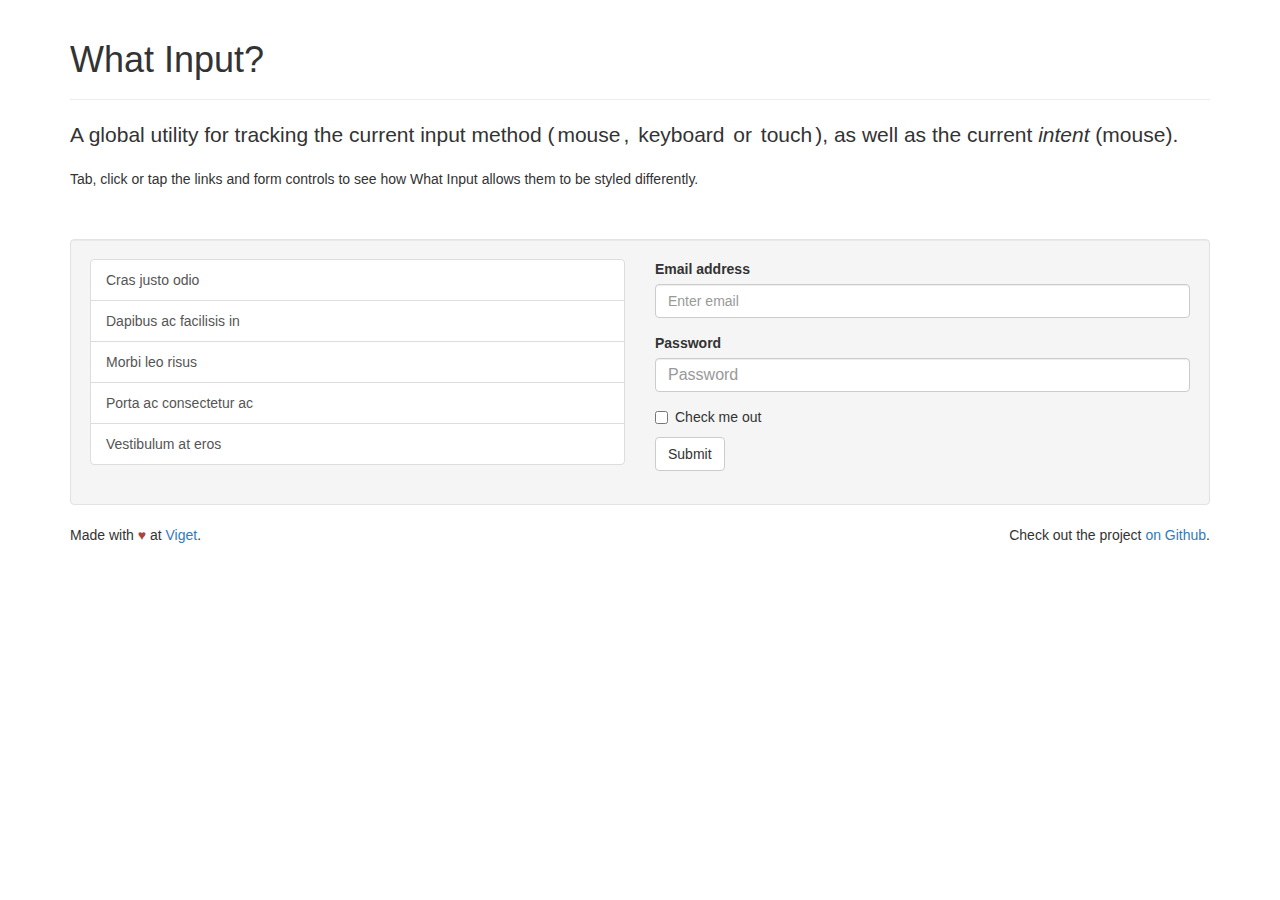
<file: bower_components/what-input/index.html>
<!DOCTYPE html>
<html lang="en">
  <head>

    <meta charset="utf-8">
    <meta name="viewport" content="width=device-width, initial-scale=1">

    <title>What Input?</title>

    <link
      href="https://maxcdn.bootstrapcdn.com/bootstrap/3.3.7/css/bootstrap.min.css"
      rel="stylesheet">

    <style>
      .test-row {
        margin-top: 50px;
      }

      input[type="text"],
      input[type="password"] {
        font-size: 16px;
      }

      /* indicator */
      .input-display {
        border-radius: 3px;
        display: inline-block;
        padding: 0 3px;
        -webkit-transition: all 200ms;
        transition: all 200ms;
      }

      [data-whatinput="mouse"] .input-display.-mouse,
      [data-whatintent="mouse"] .input-intent.-mouse {
        background-color: #d9edf7;
        color: #31708f;
      }

      [data-whatinput="keyboard"] .-keyboard {
        background-color: #dff0d8;
        color: #3c763d;
      }

      [data-whatinput="touch"] .-touch {
        background-color: #fcf8e3;
        color: #8a6d3b;
      }

      /* links */
      a:focus {
        position: relative;
        z-index: 1;
      }

      [data-whatinput="keyboard"]  a:focus {
        box-shadow: 0 0 8px 2px rgba(60, 118, 61, 0.6);
        outline: 2px solid #3c763d;
      }

      /* form controls */
      [data-whatinput="mouse"] .form-control:focus {
        border-color: #31708f;
        outline: 0;
        box-shadow:
          inset 0 1px 1px rgba(0, 0, 0, .075),
          0 0 8px rgba(49, 112, 143, 0.6);
      }

      [data-whatinput="keyboard"] .form-control:focus {
        border-color: #3c763d;
        outline: 0;
        box-shadow:
          inset 0 1px 1px rgba(0, 0, 0, .075),
          0 0 8px rgba(60, 118, 61, 0.6);
      }

      [data-whatinput="touch"] .form-control:focus {
        border-color: #8a6d3b;
        outline: 0;
        box-shadow:
          inset 0 1px 1px rgba(0, 0, 0, .075),
          0 0 8px rgba(138, 109, 59, 0.6);
      }
    </style>

    <!--[if lte IE 8]>
      <script src="dist/lte-IE8.js"></script>
    <![endif]-->

  </head>
  <body>

    <div class="container">
      <div class="page-header">
        <h1>What Input?</h1>
      </div>

      <p class="lead">A global utility for tracking the current input method (<span class="input-display -mouse">mouse</span>, <span class="input-display -keyboard">keyboard</span> or <span class="input-display -touch">touch</span>), as well as the current <em>intent</em> (<span class="input-intent -mouse">mouse</span>).</p>

      <p>Tab, click or tap the links and form controls to see how What Input allows them to be styled differently.</p>

      <div class="well test-row">
        <div class="row">

          <div class="col-md-6">
            <div class="list-group">
              <a class="list-group-item" href="#">Cras justo odio</a>
              <a class="list-group-item" href="#">Dapibus ac facilisis in</a>
              <a class="list-group-item" href="#">Morbi leo risus</a>
              <a class="list-group-item" href="#">Porta ac consectetur ac</a>
              <a class="list-group-item" href="#">Vestibulum at eros</a>
            </div>
          </div>

          <div class="col-md-6">
            <form>
              <div class="form-group">
                <label for="exampleInputEmail1">Email address</label>
                <input type="email" class="form-control" id="exampleInputEmail1" placeholder="Enter email">
              </div>
              <div class="form-group">
                <label for="exampleInputPassword1">Password</label>
                <input type="password" class="form-control" id="exampleInputPassword1" placeholder="Password">
              </div>
              <div class="checkbox">
                <label>
                  <input type="checkbox"> Check me out
                </label>
              </div>
              <button type="submit" class="btn btn-default">Submit</button>
            </form>
          </div>

        </div>
      </div>

      <footer>
        <p class="pull-right">
          Check out the project <a href="https://github.com/ten1seven/what-input">on Github</a>.
        </p>

        <p>
          Made with <span class="text-danger">&hearts;</span> at <a href="http://viget.com/">Viget</a>.
        </p>
      </footer>

    </div>

    <script src="dist/what-input.js"></script>

    <script>
      var links = document.querySelectorAll('a');

      for (var i = 0, len = links.length; i < len; i++) {
        links[i].addEventListener('click', function(event) {
          console.log( '[script test] ' + whatInput.ask() );

          event.preventDefault();
        });
      }
    </script>

  </body>
</html>
</file>
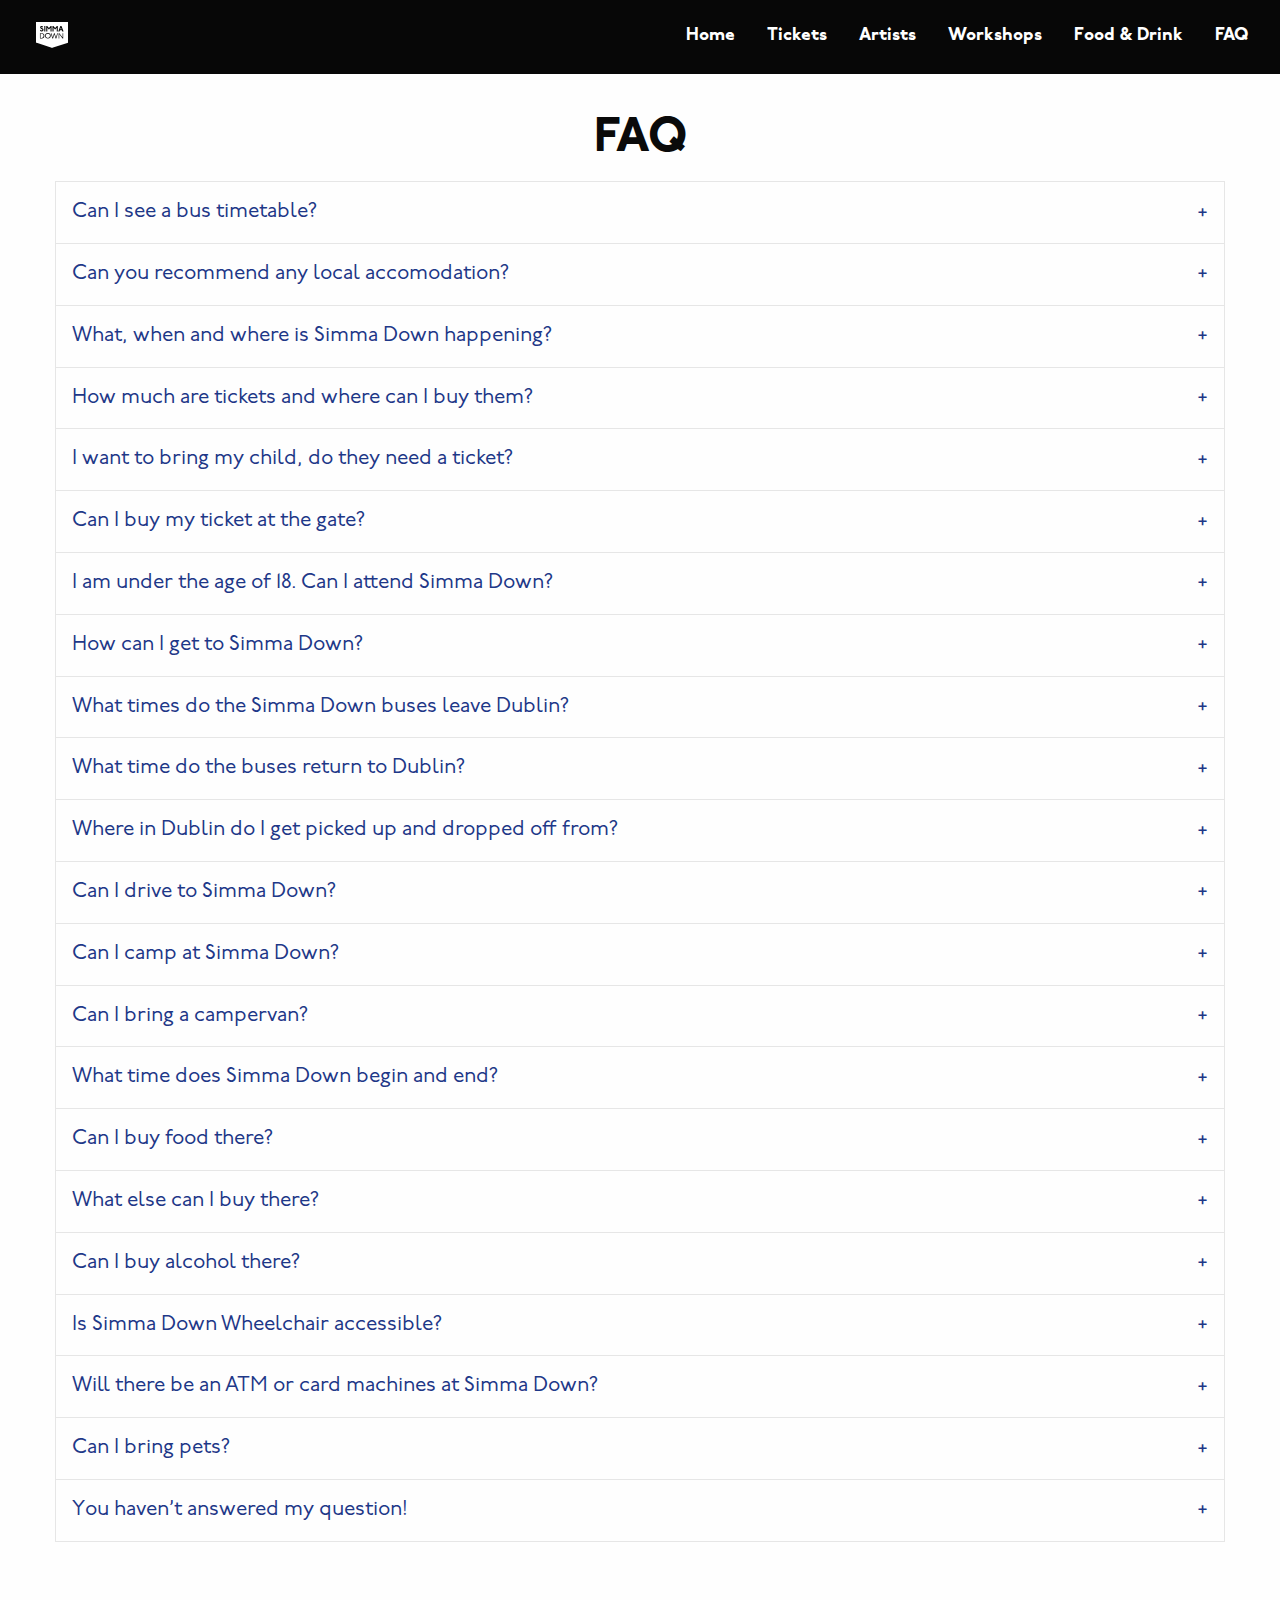
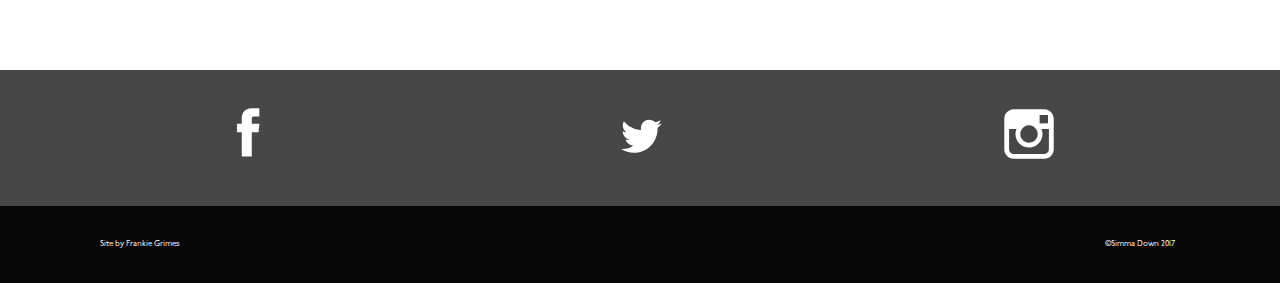
<file: faq.html>
<!doctype html>
<html class="no-js" lang="en">
  <head>
    <meta charset="utf-8">
    <meta http-equiv="x-ua-compatible" content="ie=edge">
    <meta name="viewport" content="width=device-width, initial-scale=1.0">
    <link rel="apple-touch-icon" sizes="180x180" href="/apple-touch-icon.png">
    <link rel="icon" type="image/png" sizes="32x32" href="/favicon-32x32.png">
    <link rel="icon" type="image/png" sizes="16x16" href="/favicon-16x16.png">
    <link rel="manifest" href="/manifest.json">
    <link rel="mask-icon" href="/safari-pinned-tab.svg" color="#5bbad5">
    <meta name="theme-color" content="#ffffff">
     <meta name="description" content="Simma Down is an intimate festival in Wicklow, Ireland, organised by Dublin promoters Sim Simma, promoting music, art, spoken word and sustainability.">
    <meta property="og:title" content="Simma Down Festival 2017">
    <meta property="og:description" content="Simma Down is an intimate festival in Wicklow, Ireland, organised by Dublin promoters Sim Simma, promoting music, art, spoken word and sustainability.">
    <meta property="og:url" content="http://www.simmadown.ie">
    <meta property="og:type" content="website">
    <meta property="og:image" content="bg.jpeg">
    <title>Simma Down - FAQ</title>
    <link rel="stylesheet" href="css/app.css">
    <link rel="stylesheet" href="css/styles.css">
    <script>
  (function(i,s,o,g,r,a,m){i['GoogleAnalyticsObject']=r;i[r]=i[r]||function(){
  (i[r].q=i[r].q||[]).push(arguments)},i[r].l=1*new Date();a=s.createElement(o),
  m=s.getElementsByTagName(o)[0];a.async=1;a.src=g;m.parentNode.insertBefore(a,m)
  })(window,document,'script','https://www.google-analytics.com/analytics.js','ga');

  ga('create', 'UA-101411958-1', 'auto');
  ga('send', 'pageview');

</script>
  </head>
  <body>
     <div class="title-bar" data-responsive-toggle="example-menu" data-hide-for="medium">
      <button class="menu-icon" type="button" data-toggle="example-menu"></button>
    </div>

    <nav class="top-bar" id="example-menu">

      
      <div class="top-bar-left hide-for-small-only">
        <ul class="title-area">
          <a href="index.html">
          <svg height="2rem" id="Layer_1" data-name="Layer 1" xmlns="http://www.w3.org/2000/svg" viewBox="0 0 80 80">
            
            <path fill="#ffffff" id="logo" class="cls-1" d="M62.27 21.15l1.52 4.46h-3zM14 36.85h-2.65V47.2H14a5.18 5.18 0 1 0 0-10.36zm15.72-.21A5.39 5.39 0 1 0 35.06 42a5.37 5.37 0 0 0-5.33-5.36zM80.13 7.76v51.53l-1.83.59L40.81 72l-.81.26-.82-.26L1.69 59.68l-1.81-.59V7.76zM41.21 30.92l.1.09h2.47l.1-.09v-9.1l3.89 4.74h.19l3.89-4.74v9.11l.1.09h2.45l.09-.09v-13.1l-.09-.1h-2.47l-.19.1-3.89 4.84L44 17.83l-.19-.1h-2.5l-.1.1zm-15.55 0l.09.09h2.47l.1-.09v-9.1l3.89 4.74h.19l3.89-4.74v9.11l.09.09h2.47l.09-.09v-13.1l-.09-.1h-2.47l-.19.1-3.89 4.84-3.89-4.84-.19-.1h-2.46l-.09.1zm-4.93 0l.1.09h2.47l.1-.09V17.83l-.1-.1h-2.47l-.1.1zM16 27a1.47 1.47 0 0 1-1.61 1.52 2.19 2.19 0 0 1-2.09-1.65h-.2l-2.18 1.49a4.54 4.54 0 0 0 4.46 2.94 4.35 4.35 0 0 0 4.46-4.3c0-4.36-5.59-4.36-5.59-5.88a.85.85 0 0 1 .95-.95 1.91 1.91 0 0 1 1.46.85h.19l2-1.52a4.24 4.24 0 0 0-3.7-2.09 3.66 3.66 0 0 0-3.79 3.7C10.4 24.85 16 24.76 16 27zm5 15a6.69 6.69 0 0 0-7-6.64h-4l-.1.1v13.11l.1.09h4A6.69 6.69 0 0 0 21 42zm15.72 0a7 7 0 1 0-7 6.92A7 7 0 0 0 36.75 42zm18-6.54l-.1-.1h-1.4l-.1.1-3.3 10.87-3.19-10.66-.09-.09h-1.4l-.09.09-3.2 10.66-3.3-10.85-.1-.1h-1.4l-.1.1L41 48.57l.09.09h1.38l.1-.09 3.26-10.47 3.22 10.47.09.09h1.4l.09-.09zm13.26 0l-.09-.1h-1.27l-.09.1v10.87l-8.24-10.85-.19-.1h-1.34l-.1.1v13.09l.1.09H58l.1-.09V37.72l8.23 10.85.19.09h1.35l.09-.09zm.73-4.56l-5-13.09-.1-.09h-2.67l-.09.09-5 13.09.09.09h2.94l.1-.09.95-2.66h4.74l.95 2.66.09.09h2.94z"/>
          </svg>

          </a>
          </ul>
      </div>

      <div class="top-bar-right">
        <ul class="vertical medium-horizontal menu" data-responsive-menu="drilldown medium-dropdown">
          <li><a href="index.html">Home</a></li>
          <li><a href="tickets.html">Tickets</a></li>
          <li><a href="artists.html">Artists</a></li>
          <li><a href="workshops.html">Workshops</a></li>
          <li><a href="food.html">Food & Drink</a></li>
          <li><a href="faq.html">FAQ</a></li>
        </ul>
      </div>
    </nav>

      <!-- Dummy Content -->
      <section class="main-content">
            <div class="row">
              <div class="columns">
                <h1>FAQ</h1>
                
              </div>
            </div>

            


            
            <div class="row">
              <div class="columns">

                <ul class="accordion" data-accordion data-allow-all-closed="true">

                  <li data-accordion-item>
                <a href="#" class="accordion-title">Can I see a bus timetable?</a>
                <div class="accordion-content" data-tab-content >
                  <img src="assets/img/bus-times.png" alt="Bus Timetable" class="bus-times">
                </div>
              </li>

               <li data-accordion-item>
                <a href="#" class="accordion-title">Can you recommend any local accomodation?</a>
                <div class="accordion-content" data-tab-content >
                  <img src="assets/img/accom.jpg" alt="Bus Timetable" class="bus-times">
                </div>
              </li>


              <li data-accordion-item >
                <a href="#" class="accordion-title">What, when and where is Simma Down happening?</a>
                <div class="accordion-content" data-tab-content >
                  <p> Simma Down is a one-day mini-festival taking place on Saturday 8th July near Grangecon in west Wicklow.</p>
                </div>
              </li>

              <li class="accordion-item" data-accordion-item >
                <a href="#" class="accordion-title">How much are tickets and where can I buy them?</a>
                <div class="accordion-content" data-tab-content>
                  <p>Our first two ticket tiers are sold out. The final tier tickets are €65. All tickets include private bus transport between Dublin and the site and can be bought at this link:  www.simmadown.eventbrite.ie</p>
                </div>
              </li>

              <li class="accordion-item" data-accordion-item >
                <a href="#" class="accordion-title">I want to bring my child, do they need a ticket?</a>
                <div class="accordion-content" data-tab-content>
                  <p>Under 12s do not need a ticket for Simma Down but they must be accompanied by a guardian.</p>
                </div>
              </li>

              <li data-accordion-item data-multi-expand="true" >
                <a href="#" class="accordion-title">Can I buy my ticket at the gate?</a>
                <div class="accordion-content" data-tab-content >
                  <p>No. Entrance to Simma Down will only be for ticket holders.</p>
                </div>
              </li>

              <li class="accordion-item" data-accordion-item data-multi-expand="true" >
                <a href="#" class="accordion-title"> I am under the age of 18. Can I attend Simma Down?</a>
                <div class="accordion-content" data-tab-content>
                  <p>Simma Down is an over-18s event requring valid ID. Under 12s may attend Simma down accompanied by your guardian at all times, and must leave the festival before 9pm.</p>
                </div>
              </li>

              <li class="accordion-item" data-accordion-item data-multi-expand="true" >
                <a href="#" class="accordion-title">How can I get to Simma Down? </a>
                <div class="accordion-content" data-tab-content>
                  <p>Every ticket purchased comes with bus transport between Dublin city centre and Simma Down. There will also be parking facilities on-site for those of you who want to drive.</p>
                </div>
              </li>

              <li class="accordion-item" data-accordion-item data-multi-expand="true" >
                <a href="#" class="accordion-title">What times do the Simma Down buses leave Dublin? </a>
                <div class="accordion-content" data-tab-content>
                  <p>The first buses leave Dublin at 11am Saturday morning and then every half hour until 1pm.</p>
                </div>
              </li>

              <li class="accordion-item" data-accordion-item data-multi-expand="true" >
                <a href="#" class="accordion-title">What time do the buses return to Dublin?</a>
                <div class="accordion-content" data-tab-content>
                  <p>The first bus departing the Simma Down site will be at 9pm Saturday evening. The others will leave between 2 and 3am, every 15 minutes.</p>
                </div>
              </li>
              <li class="accordion-item" data-accordion-item data-multi-expand="true" >
                <a href="#" class="accordion-title">Where in Dublin do I get picked up and dropped off from? </a>
                <div class="accordion-content" data-tab-content>
                  <p>Buses will pick you up from George's Quay, Dublin 2, and drop you back to exactly the same spot.</p>
                </div>
              </li>
              <li class="accordion-item" data-accordion-item data-multi-expand="true" >
                <a href="#" class="accordion-title">Can I drive to Simma Down?</a>
                <div class="accordion-content" data-tab-content>
                  <p>Yes, there will be parking facilities at Simma Down, although we advise you take our buses so you can fully enjoy the party and cut down on car emissions. We also encourage carpooling!</p>
                </div>
              </li><li class="accordion-item" data-accordion-item data-multi-expand="true" >
                <a href="#" class="accordion-title">Can I camp at Simma Down?</a>
                <div class="accordion-content" data-tab-content>
                  <p>No, Simma Down is a non-camping festival.</p>
                </div>
              </li><li class="accordion-item" data-accordion-item data-multi-expand="true" >
                <a href="#" class="accordion-title"> Can I bring a campervan?</a>
                <div class="accordion-content" data-tab-content>
                  <p>You can drive to Simma Down in your campervan but
you won’t be able to stay overnight in it.</p>
                </div>
              </li><li class="accordion-item" data-accordion-item data-multi-expand="true" >
                <a href="#" class="accordion-title">What time does Simma Down begin and end?</a>
                <div class="accordion-content" data-tab-content>
                  <p> Simma Down opens at 12 noon
and music will finish at 2am.</p>
                </div>
              </li><li class="accordion-item" data-accordion-item data-multi-expand="true" >
                <a href="#" class="accordion-title">Can I buy food there?  </a>
                <div class="accordion-content" data-tab-content>
                  <p>Yes. There will be a variety of locally produced food on sale
with sweet, savoury, meaty, vegetarian and vegan options.</p>
                </div>
              </li><li class="accordion-item" data-accordion-item data-multi-expand="true" >
                <a href="#" class="accordion-title">What else can I buy there? </a>
                <div class="accordion-content" data-tab-content>
                  <p>Simma Down will host a mini-market where you’ll be
able to buy variety of wonderful clothes, accessories and other products.</p>
                </div>
              </li><li class="accordion-item" data-accordion-item data-multi-expand="true" >
                <a href="#" class="accordion-title">Can I buy alcohol there?</a>
                <div class="accordion-content" data-tab-content>
                  <p>Yes. Simma Down is also a BYOB event. However, please
be aware  no glass  is allowed on-site. We will have plastic containers ready for you
  
as you enter the festival but minimising the amount of glass you bring with you would
be much appreciated. Consumption of alcohol by under-18s is not tolerated.</p>
                </div>
              </li><li class="accordion-item" data-accordion-item data-multi-expand="true" >
                <a href="#" class="accordion-title"> Is Simma Down Wheelchair accessible?</a>
                <div class="accordion-content" data-tab-content>
                  <p>Yes. All music venues and food
stalls will be wheelchair accessible, however, the workshop/talk area unfortunately won’t be. There will be disabled toilets on-site. We will be working to make all areas fully accessible next year and apologise for any inconvenience this year.</p>
                </div>
              </li><li class="accordion-item" data-accordion-item data-multi-expand="true" >
                <a href="#" class="accordion-title">Will there be an ATM or card machines at Simma Down?</a>
                <div class="accordion-content" data-tab-content>
                  <p>No. All traders will be
cash only.</p>
                </div>
              </li><li class="accordion-item" data-accordion-item data-multi-expand="true" >
                <a href="#" class="accordion-title">Can I bring pets?</a>
                <div class="accordion-content" data-tab-content>
                  <p> Unfortunately not. Sorry!</p>
                </div>
              </li><li class="accordion-item" data-accordion-item data-multi-expand="true" >
                <a href="#" class="accordion-title">You haven’t answered my question!</a>
                <div class="accordion-content" data-tab-content>
                  <p> If you have any further queries, don’t hesitate
to contact us at  simsimmadublin@gmail.com .</p>
                </div>
              </li>
            </ul>

              </div>
            </div>

      </section>

      <footer>

      <div class="footer-light">

        <div class="row">
          <div class="medium-4 columns">
            <a href="http://www.facebook.com/simsimmadublin" target="_blank">
            <svg width="4rem" height="4rem" version="1.1" xmlns="http://www.w3.org/2000/svg" xml:space="preserve">
            <path id="facebook" fill=#ffffff d="M40.43,21.74H32.78v-5a2,2,0,0,1,2.13-2.32h5.4V6.13l-7.43,0c-8.25,0-10.12,6.17-10.12,10.13v5.52H18v8.53h4.77V54.41h10V30.27h6.77Z"/></svg>
            </a>
          </div>
          <div class="medium-4 columns">
            <a href="http://www.twitter.com/simsimmadublin">
            <svg width="5rem" height="4rem" viewBox="0 0 500 500"><path fill="#fff" id="twitter" d="M419.6 168.6c-11.7 5.2-24.2 8.7-37.4 10.2 13.4-8.1 23.8-20.8 28.6-36 -12.6 7.5-26.5 12.9-41.3 15.8 -11.9-12.6-28.8-20.6-47.5-20.6 -42 0-72.9 39.2-63.4 79.9 -54.1-2.7-102.1-28.6-134.2-68 -17 29.2-8.8 67.5 20.1 86.9 -10.7-0.3-20.7-3.3-29.5-8.1 -0.7 30.2 20.9 58.4 52.2 64.6 -9.2 2.5-19.2 3.1-29.4 1.1 8.3 25.9 32.3 44.7 60.8 45.2 -27.4 21.4-61.8 31-96.4 27 28.8 18.5 63 29.2 99.8 29.2 120.8 0 189.1-102.1 185-193.6C399.9 193.1 410.9 181.7 419.6 168.6z"/></svg>
          </div>
          <div class="medium-4 columns">
            <a href="http://www.instagram.com/simsimmadublin">
            <svg version="1.1" xmlns="http://www.w3.org/2000/svg" xmlns:xlink="http://www.w3.org/1999/xlink"
               width="4rem" height="4rem" viewBox="0 0 30 30" enable-background="new 0 0 30 30" xml:space="preserve">
               <path id="instagram" fill="#ffffff" d="M22.107,3.415H7.893c-2.469,0-4.479,2.007-4.479,4.477v4.73v9.486c0,2.469,2.01,4.479,4.479,4.479h14.215
              c2.469,0,4.479-2.01,4.479-4.479v-9.486v-4.73C26.586,5.421,24.576,3.415,22.107,3.415 M23.393,6.086l0.512-0.004v0.511v3.416
              l-3.916,0.014l-0.012-3.928L23.393,6.086z M11.693,12.622c0.742-1.028,1.945-1.7,3.307-1.7s2.564,0.672,3.307,1.7
              c0.484,0.67,0.771,1.49,0.771,2.379c0,2.248-1.828,4.078-4.078,4.078c-2.248,0-4.078-1.83-4.078-4.078
              C10.922,14.112,11.211,13.292,11.693,12.622 M24.328,22.107c0,1.225-0.994,2.219-2.221,2.219H7.893
              c-1.225,0-2.219-0.994-2.219-2.219v-9.486h3.459C8.832,13.356,8.664,14.159,8.664,15c0,3.494,2.842,6.335,6.336,6.335
              s6.336-2.842,6.336-6.335c0-0.842-0.17-1.645-0.467-2.379h3.459V22.107z"/>
              </svg>
          </div>
          </div>
          </div>
          <div class="footer-menu hide-for-medium" >
            <div class="row">
              <div class="columns columns">
              <ul class="vertical menu">
                <li><a href="tickets.html">Tickets</a></li>
                <li><a href="artists.html">Artists</a></li>
                <li><a href="workshops.html">Workshops</a></li>
                <li><a href="food.html">Food & Drink</a></li>
                <li><a href="faq.html">FAQ</a></li>
              </ul>
           </div>
        
         
      </div>
      </div>



      <div class="row">
        <div class="medium-2 columns">
          <p>Site by Frankie Grimes</p>
        </div>
        <div class="medium-2 columns">
          <p>©Simma Down 2017</p>
        </div>
      </div>
    </footer>
       
  

    
   

    <script src="bower_components/jquery/dist/jquery.js"></script>
    <script src="bower_components/what-input/dist/what-input.js"></script>
    <script src="bower_components/foundation-sites/dist/js/foundation.js"></script>
    <script src="js/min/app-min.js"></script>
    <script src="js/functions.js"></script>
  </body>
</html>
</file>
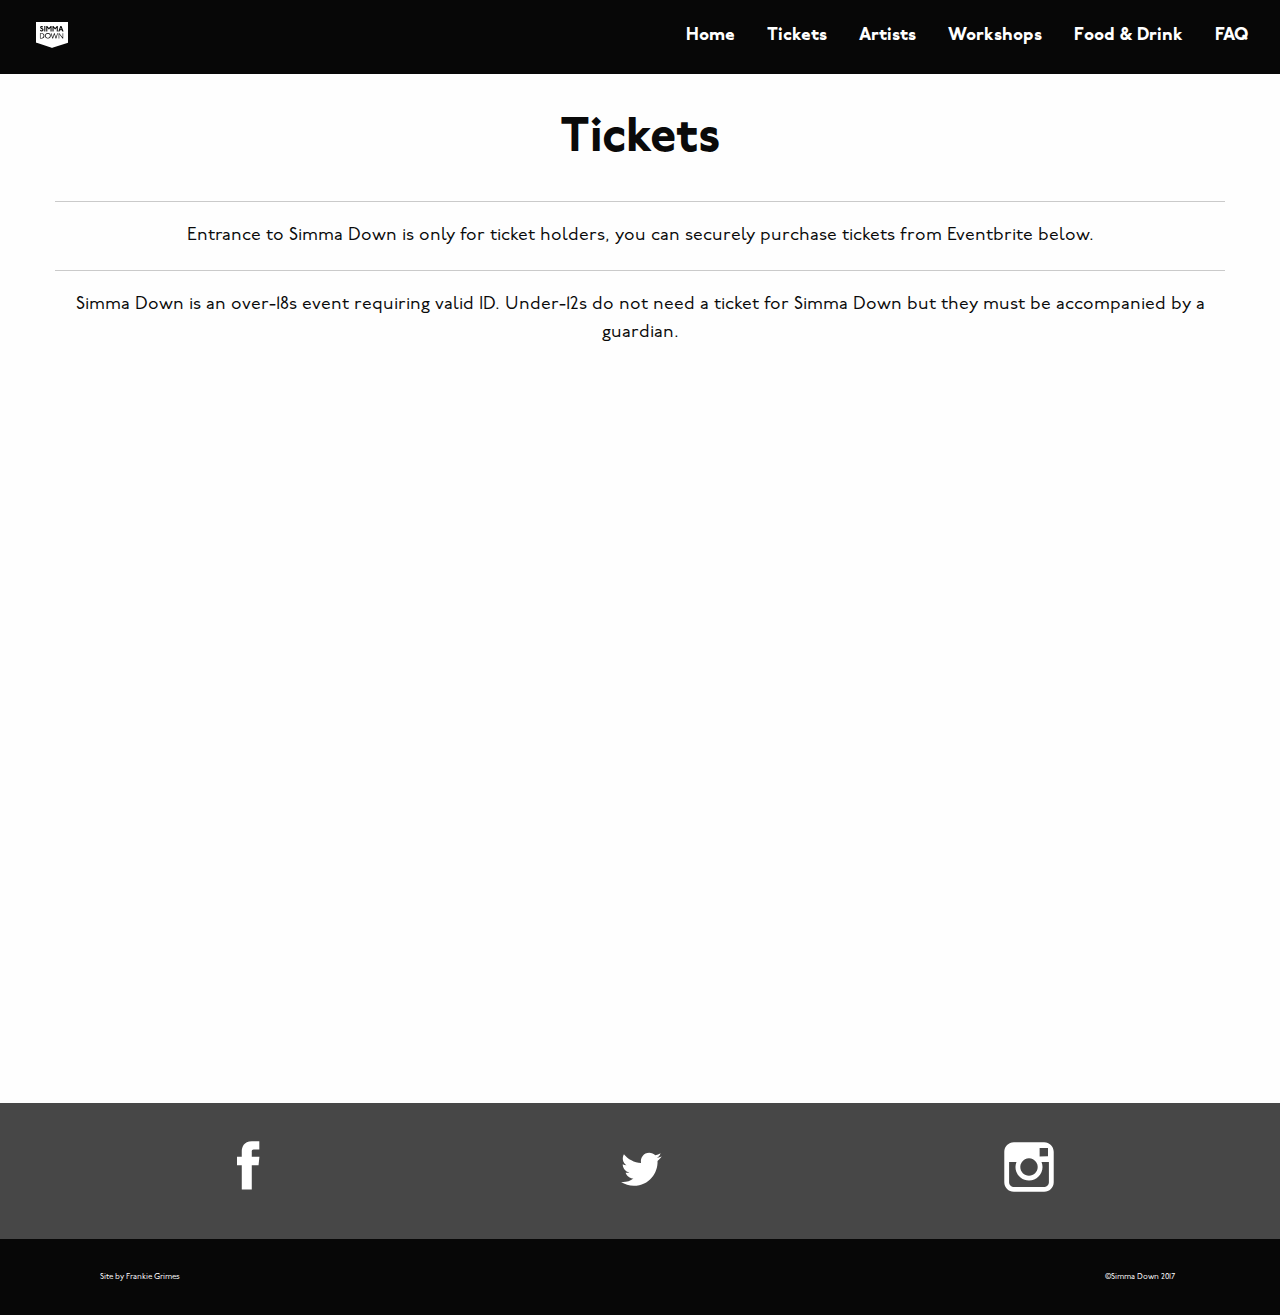
<file: tickets.html>
<!doctype html>
<html class="no-js" lang="en">
  <head>
    <meta charset="utf-8">
    <meta http-equiv="x-ua-compatible" content="ie=edge">
    <meta name="viewport" content="width=device-width, initial-scale=1.0">
    <link rel="apple-touch-icon" sizes="180x180" href="/apple-touch-icon.png">
    <link rel="icon" type="image/png" sizes="32x32" href="/favicon-32x32.png">
    <link rel="icon" type="image/png" sizes="16x16" href="/favicon-16x16.png">
    <link rel="manifest" href="/manifest.json">
    <link rel="mask-icon" href="/safari-pinned-tab.svg" color="#5bbad5">
    <meta name="theme-color" content="#ffffff">
     <meta name="description" content="Simma Down is an intimate festival in Wicklow, Ireland, organised by Dublin promoters Sim Simma, promoting music, art, spoken word and sustainability.">
    <meta property="og:title" content="Simma Down Festival 2017">
    <meta property="og:description" content="Simma Down is an intimate festival in Wicklow, Ireland, organised by Dublin promoters Sim Simma, promoting music, art, spoken word and sustainability.">
    <meta property="og:url" content="http://www.simmadown.ie">
    <meta property="og:type" content="website">
    <meta property="og:image" content="bg.jpeg">
    <title>Simma Down - Tickets</title>
    <link rel="stylesheet" href="css/app.css">
    <link rel="stylesheet" href="css/styles.css">
    <script>
  (function(i,s,o,g,r,a,m){i['GoogleAnalyticsObject']=r;i[r]=i[r]||function(){
  (i[r].q=i[r].q||[]).push(arguments)},i[r].l=1*new Date();a=s.createElement(o),
  m=s.getElementsByTagName(o)[0];a.async=1;a.src=g;m.parentNode.insertBefore(a,m)
  })(window,document,'script','https://www.google-analytics.com/analytics.js','ga');

  ga('create', 'UA-101411958-1', 'auto');
  ga('send', 'pageview');

</script>
  </head>
  <body>
     <div class="title-bar" data-responsive-toggle="example-menu" data-hide-for="medium">
      <button class="menu-icon" type="button" data-toggle="example-menu"></button>
    </div>

    <nav class="top-bar" id="example-menu">

      
      <div class="top-bar-left hide-for-small-only">
        <ul class="title-area">
          <a href="index.html">
          <svg height="2rem" id="Layer_1" data-name="Layer 1" xmlns="http://www.w3.org/2000/svg" viewBox="0 0 80 80">
            
            <path fill="#ffffff" id="logo" class="cls-1" d="M62.27 21.15l1.52 4.46h-3zM14 36.85h-2.65V47.2H14a5.18 5.18 0 1 0 0-10.36zm15.72-.21A5.39 5.39 0 1 0 35.06 42a5.37 5.37 0 0 0-5.33-5.36zM80.13 7.76v51.53l-1.83.59L40.81 72l-.81.26-.82-.26L1.69 59.68l-1.81-.59V7.76zM41.21 30.92l.1.09h2.47l.1-.09v-9.1l3.89 4.74h.19l3.89-4.74v9.11l.1.09h2.45l.09-.09v-13.1l-.09-.1h-2.47l-.19.1-3.89 4.84L44 17.83l-.19-.1h-2.5l-.1.1zm-15.55 0l.09.09h2.47l.1-.09v-9.1l3.89 4.74h.19l3.89-4.74v9.11l.09.09h2.47l.09-.09v-13.1l-.09-.1h-2.47l-.19.1-3.89 4.84-3.89-4.84-.19-.1h-2.46l-.09.1zm-4.93 0l.1.09h2.47l.1-.09V17.83l-.1-.1h-2.47l-.1.1zM16 27a1.47 1.47 0 0 1-1.61 1.52 2.19 2.19 0 0 1-2.09-1.65h-.2l-2.18 1.49a4.54 4.54 0 0 0 4.46 2.94 4.35 4.35 0 0 0 4.46-4.3c0-4.36-5.59-4.36-5.59-5.88a.85.85 0 0 1 .95-.95 1.91 1.91 0 0 1 1.46.85h.19l2-1.52a4.24 4.24 0 0 0-3.7-2.09 3.66 3.66 0 0 0-3.79 3.7C10.4 24.85 16 24.76 16 27zm5 15a6.69 6.69 0 0 0-7-6.64h-4l-.1.1v13.11l.1.09h4A6.69 6.69 0 0 0 21 42zm15.72 0a7 7 0 1 0-7 6.92A7 7 0 0 0 36.75 42zm18-6.54l-.1-.1h-1.4l-.1.1-3.3 10.87-3.19-10.66-.09-.09h-1.4l-.09.09-3.2 10.66-3.3-10.85-.1-.1h-1.4l-.1.1L41 48.57l.09.09h1.38l.1-.09 3.26-10.47 3.22 10.47.09.09h1.4l.09-.09zm13.26 0l-.09-.1h-1.27l-.09.1v10.87l-8.24-10.85-.19-.1h-1.34l-.1.1v13.09l.1.09H58l.1-.09V37.72l8.23 10.85.19.09h1.35l.09-.09zm.73-4.56l-5-13.09-.1-.09h-2.67l-.09.09-5 13.09.09.09h2.94l.1-.09.95-2.66h4.74l.95 2.66.09.09h2.94z"/>
          </svg>

          </a>
          </ul>
      </div>

      <div class="top-bar-right">
        <ul class="vertical medium-horizontal menu" data-responsive-menu="drilldown medium-dropdown">
          <li><a href="index.html">Home</a></li>
          <li><a href="tickets.html">Tickets</a></li>
          <li><a href="artists.html">Artists</a></li>
          <li><a href="workshops.html">Workshops</a></li>
          <li><a href="food.html">Food & Drink</a></li>
          <li><a href="faq.html">FAQ</a></li>
        </ul>
      </div>
    </nav>

      <!-- Dummy Content -->
      <section class="main-content">

            <div class="row">
              <div class="columns">
                <h1>Tickets</h1>
              </div>
            </div>

              <div class="row">
                <div class="columns">
                  <hr>
                  <p class="text-center">
                    Entrance to Simma Down is only for ticket holders, you can securely purchase tickets from Eventbrite below. 
                  </p>
                  <hr>
                </div>  
              </div>

              <div class="row">
                <div class="columns">
                <p class="text-center"> Simma Down is an over-18s event requiring valid ID. Under-12s do not need a ticket for Simma Down but they must be accompanied by a guardian.
              </p>
               </div>
             </div>
             
</section>
          <div class="eventbrite-iframe" style="width:100%; text-align:left;">
            <iframe src="//eventbrite.ie/tickets-external?eid=32218958773&ref=etckt" frameborder="0" height="600" width="100%" vspace="0" hspace="0" marginheight="5" marginwidth="5" scrolling="auto" allowtransparency="true">
            </iframe>
              <div style="font-family:Helvetica, Arial; font-size:12px; padding:10px 0 5px; margin:2px; width:100%; text-align:left;" >
              </div>
          </div>
        </div>
      

      <footer>

      <div class="footer-light">

        <div class="row">
          <div class="medium-4 columns">
            <a href="http://www.facebook.com/simsimmadublin" target="_blank">
            <svg width="4rem" height="4rem" version="1.1" xmlns="http://www.w3.org/2000/svg" xml:space="preserve">
            <path id="facebook" fill=#ffffff d="M40.43,21.74H32.78v-5a2,2,0,0,1,2.13-2.32h5.4V6.13l-7.43,0c-8.25,0-10.12,6.17-10.12,10.13v5.52H18v8.53h4.77V54.41h10V30.27h6.77Z"/></svg>
            </a>
          </div>
          <div class="medium-4 columns">
            <a href="http://www.twitter.com/simsimmadublin">
            <svg width="5rem" height="4rem" viewBox="0 0 500 500"><path fill="#fff" id="twitter" d="M419.6 168.6c-11.7 5.2-24.2 8.7-37.4 10.2 13.4-8.1 23.8-20.8 28.6-36 -12.6 7.5-26.5 12.9-41.3 15.8 -11.9-12.6-28.8-20.6-47.5-20.6 -42 0-72.9 39.2-63.4 79.9 -54.1-2.7-102.1-28.6-134.2-68 -17 29.2-8.8 67.5 20.1 86.9 -10.7-0.3-20.7-3.3-29.5-8.1 -0.7 30.2 20.9 58.4 52.2 64.6 -9.2 2.5-19.2 3.1-29.4 1.1 8.3 25.9 32.3 44.7 60.8 45.2 -27.4 21.4-61.8 31-96.4 27 28.8 18.5 63 29.2 99.8 29.2 120.8 0 189.1-102.1 185-193.6C399.9 193.1 410.9 181.7 419.6 168.6z"/></svg>
          </div>
          <div class="medium-4 columns">
            <a href="http://www.instagram.com/simsimmadublin">
            <svg version="1.1" xmlns="http://www.w3.org/2000/svg" xmlns:xlink="http://www.w3.org/1999/xlink"
               width="4rem" height="4rem" viewBox="0 0 30 30" enable-background="new 0 0 30 30" xml:space="preserve">
               <path id="instagram" fill="#ffffff" d="M22.107,3.415H7.893c-2.469,0-4.479,2.007-4.479,4.477v4.73v9.486c0,2.469,2.01,4.479,4.479,4.479h14.215
              c2.469,0,4.479-2.01,4.479-4.479v-9.486v-4.73C26.586,5.421,24.576,3.415,22.107,3.415 M23.393,6.086l0.512-0.004v0.511v3.416
              l-3.916,0.014l-0.012-3.928L23.393,6.086z M11.693,12.622c0.742-1.028,1.945-1.7,3.307-1.7s2.564,0.672,3.307,1.7
              c0.484,0.67,0.771,1.49,0.771,2.379c0,2.248-1.828,4.078-4.078,4.078c-2.248,0-4.078-1.83-4.078-4.078
              C10.922,14.112,11.211,13.292,11.693,12.622 M24.328,22.107c0,1.225-0.994,2.219-2.221,2.219H7.893
              c-1.225,0-2.219-0.994-2.219-2.219v-9.486h3.459C8.832,13.356,8.664,14.159,8.664,15c0,3.494,2.842,6.335,6.336,6.335
              s6.336-2.842,6.336-6.335c0-0.842-0.17-1.645-0.467-2.379h3.459V22.107z"/>
              </svg>
          </div>
          </div>
          </div>
          <div class="footer-menu hide-for-medium" >
            <div class="row">
              <div class="columns columns">
              <ul class="vertical menu">
                <li><a href="tickets.html">Tickets</a></li>
                <li><a href="artists.html">Artists</a></li>
                <li><a href="workshops.html">Workshops</a></li>
                <li><a href="food.html">Food & Drink</a></li>
                <li><a href="faq.html">FAQ</a></li>
              </ul>
           </div>
        
         
      </div>
      </div>



      <div class="row">
        <div class="medium-2 columns">
          <p>Site by Frankie Grimes</p>
        </div>
        <div class="medium-2 columns">
          <p>©Simma Down 2017</p>
        </div>
      </div>
    </footer>
       
  

    
   

    <script src="bower_components/jquery/dist/jquery.js"></script>
    <script src="bower_components/what-input/dist/what-input.js"></script>
    <script src="bower_components/foundation-sites/dist/js/foundation.js"></script>
    <script src="js/min/app-min.js"></script>
    <script src="js/functions.js"></script>
  </body>
</html>
</file>
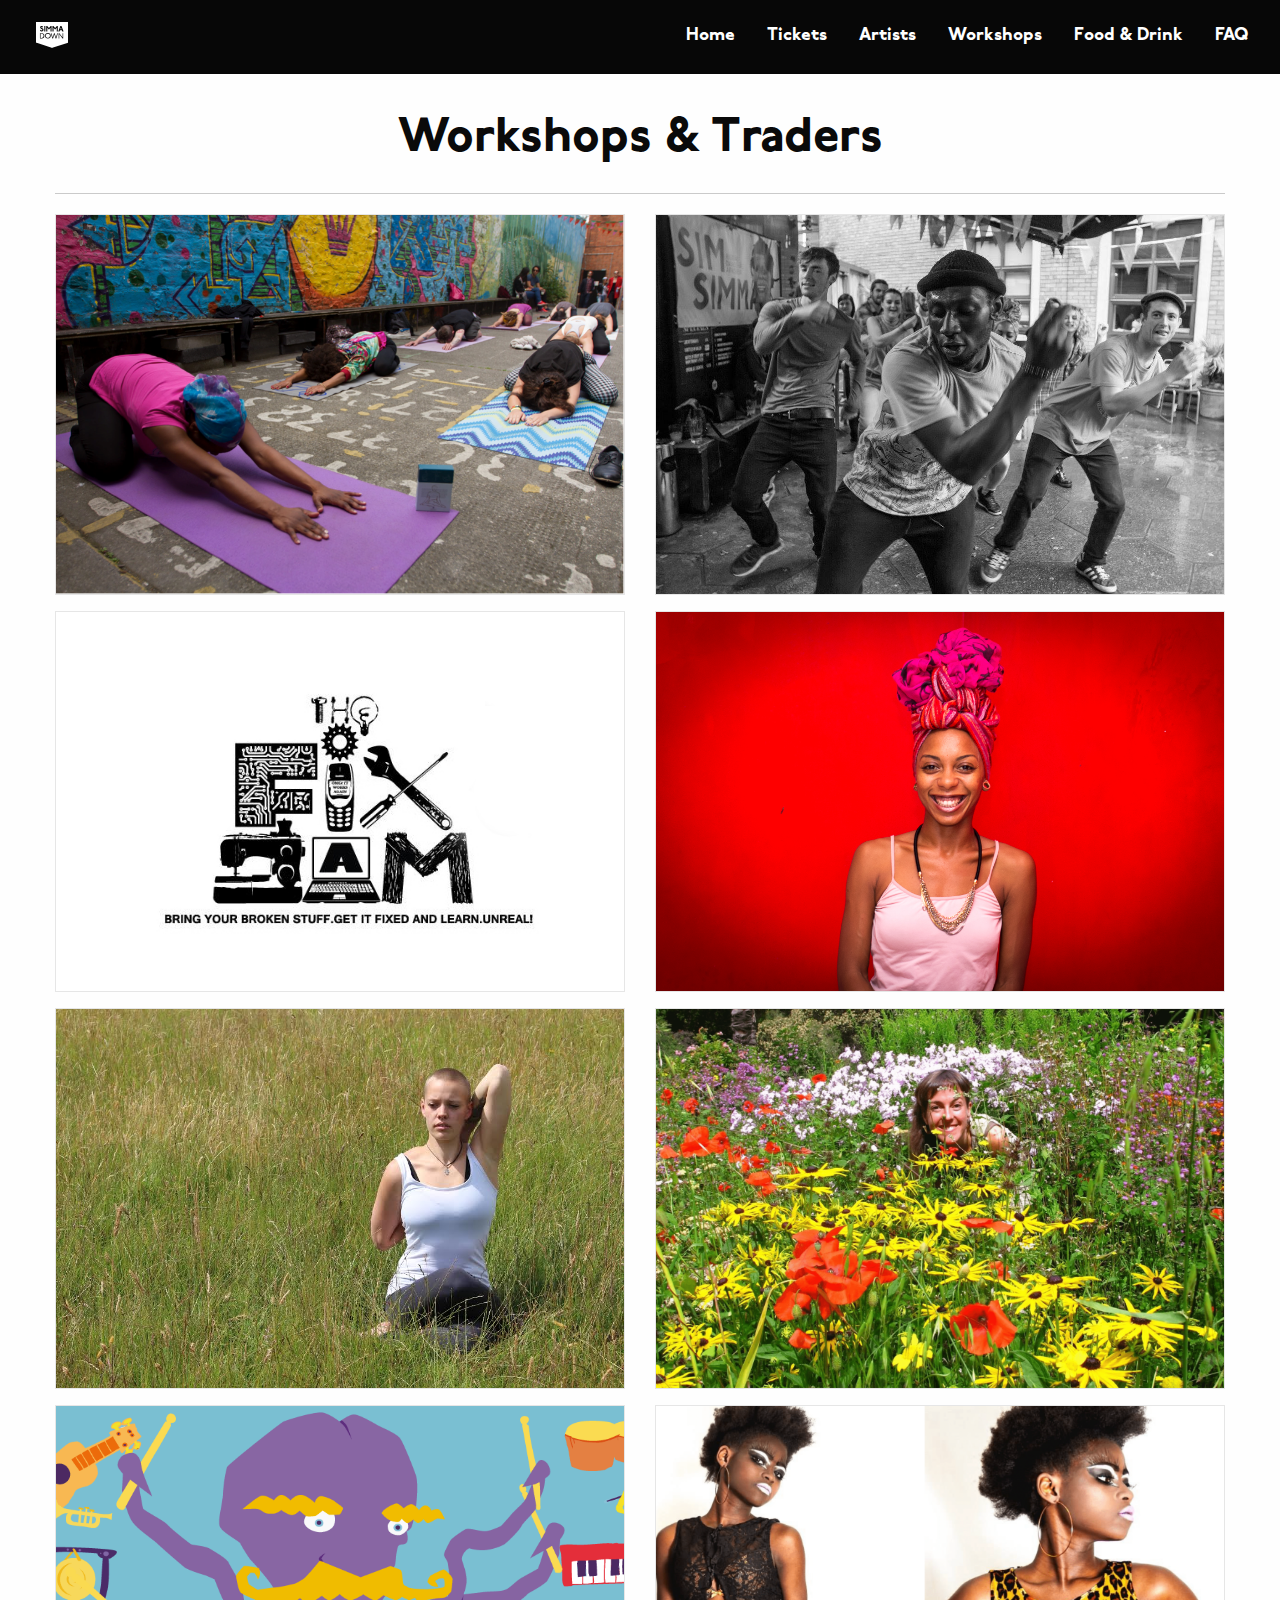
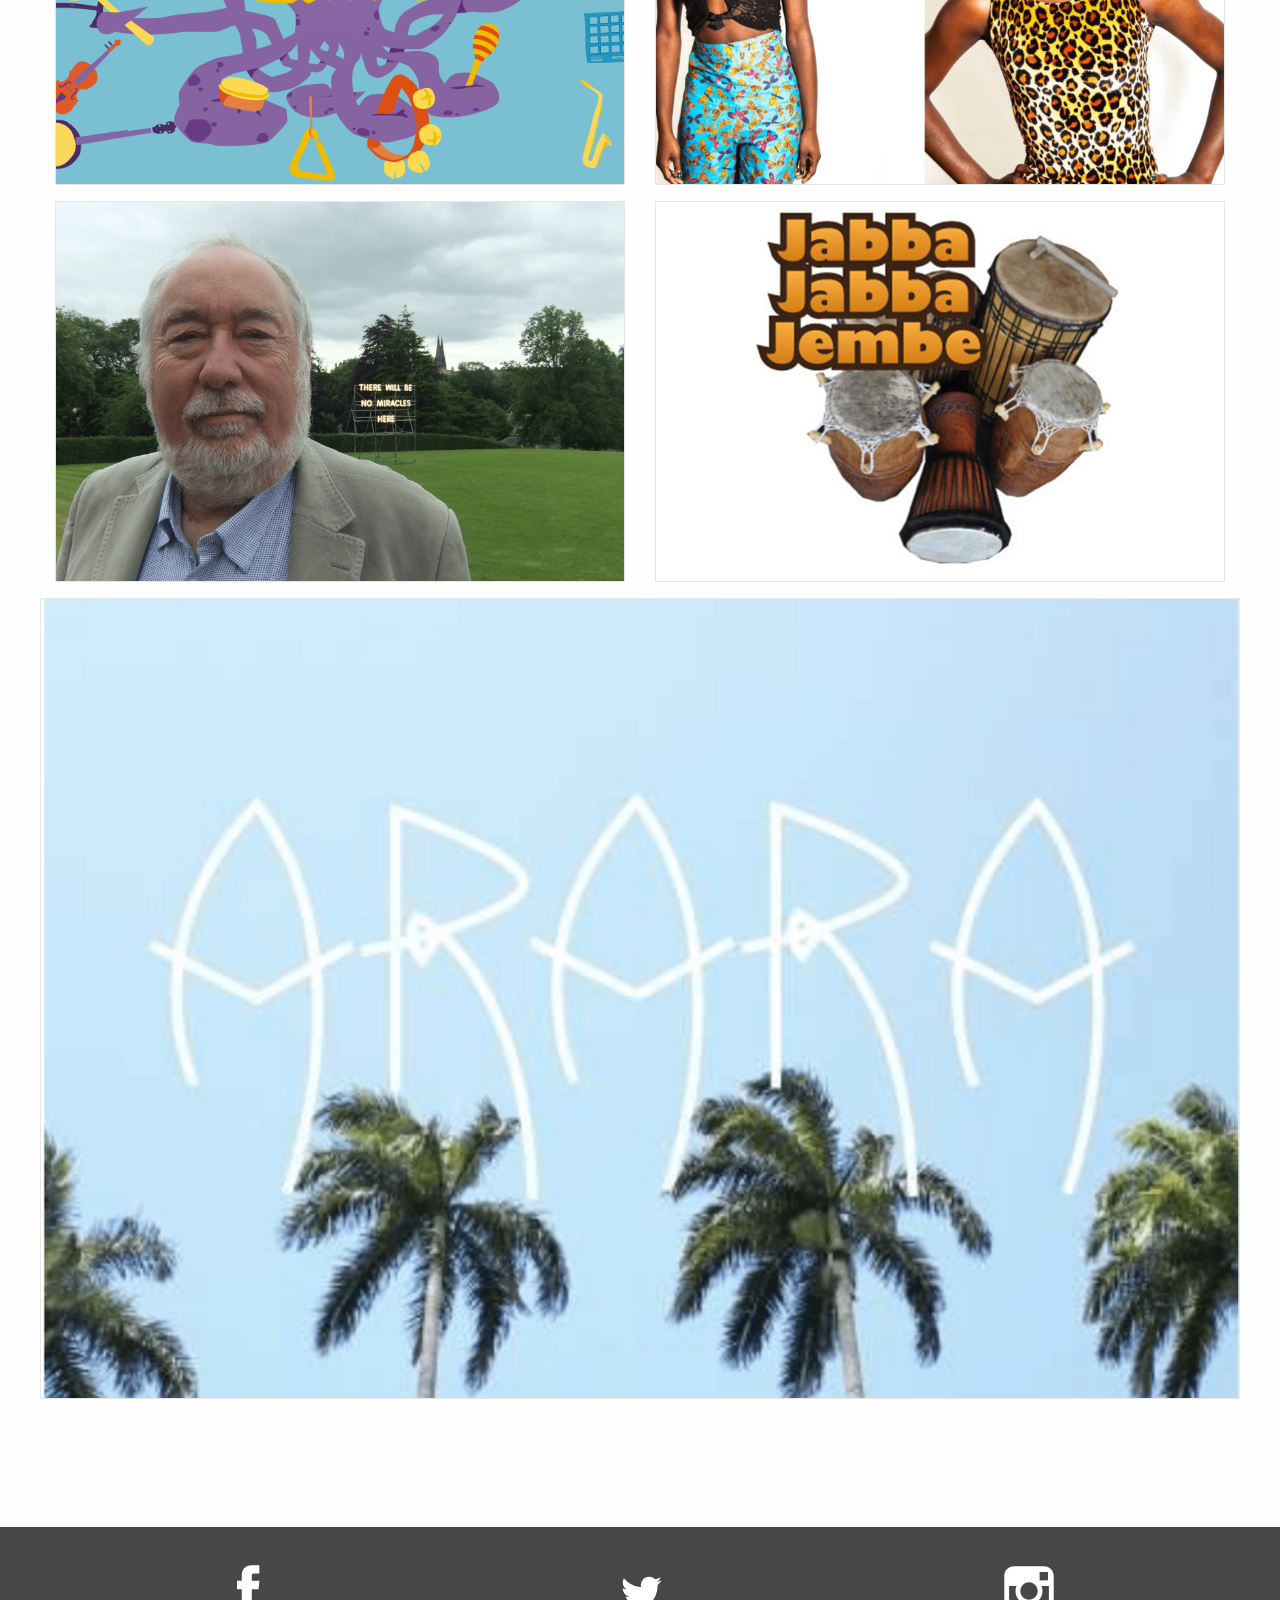
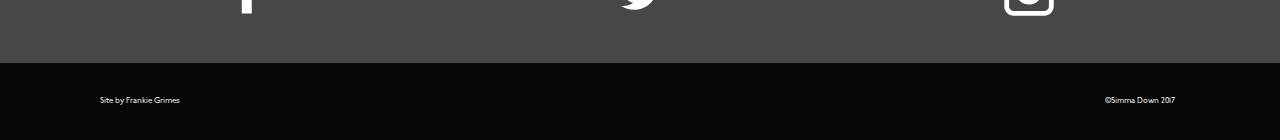
<file: workshops.html>
<!doctype html>
<html class="no-js" lang="en">
  <head>
    <meta charset="utf-8">
    <meta http-equiv="x-ua-compatible" content="ie=edge">
    <meta name="viewport" content="width=device-width, initial-scale=1.0">
    <link rel="apple-touch-icon" sizes="180x180" href="/apple-touch-icon.png">
    <link rel="icon" type="image/png" sizes="32x32" href="/favicon-32x32.png">
    <link rel="icon" type="image/png" sizes="16x16" href="/favicon-16x16.png">
    <link rel="manifest" href="/manifest.json">
    <link rel="mask-icon" href="/safari-pinned-tab.svg" color="#5bbad5">
    <meta name="theme-color" content="#ffffff">
     <meta name="description" content="Simma Down is an intimate festival in Wicklow, Ireland, organised by Dublin promoters Sim Simma, promoting music, art, spoken word and sustainability.">
    <meta property="og:title" content="Simma Down Festival 2017">
    <meta property="og:description" content="Simma Down is an intimate festival in Wicklow, Ireland, organised by Dublin promoters Sim Simma, promoting music, art, spoken word and sustainability.">
    <meta property="og:url" content="http://www.simmadown.ie">
    <meta property="og:type" content="website">
    <meta property="og:image" content="bg.jpeg">
    <title>Simma Down - Workshops</title>
    <link rel="stylesheet" href="css/app.css">
    <link rel="stylesheet" href="css/styles.css">
    <script>
  (function(i,s,o,g,r,a,m){i['GoogleAnalyticsObject']=r;i[r]=i[r]||function(){
  (i[r].q=i[r].q||[]).push(arguments)},i[r].l=1*new Date();a=s.createElement(o),
  m=s.getElementsByTagName(o)[0];a.async=1;a.src=g;m.parentNode.insertBefore(a,m)
  })(window,document,'script','https://www.google-analytics.com/analytics.js','ga');

  ga('create', 'UA-101411958-1', 'auto');
  ga('send', 'pageview');

</script>
  </head>
  <body>
    <div class="title-bar" data-responsive-toggle="example-menu" data-hide-for="medium">
      <button class="menu-icon" type="button" data-toggle="example-menu"></button>
    </div>

    <nav class="top-bar" id="example-menu">

      
      <div class="top-bar-left hide-for-small-only">
        <ul class="title-area">
          <a href="index.html">
          <svg height="2rem" id="Layer_1" data-name="Layer 1" xmlns="http://www.w3.org/2000/svg" viewBox="0 0 80 80">
            
            <path fill="#ffffff" id="logo" class="cls-1" d="M62.27 21.15l1.52 4.46h-3zM14 36.85h-2.65V47.2H14a5.18 5.18 0 1 0 0-10.36zm15.72-.21A5.39 5.39 0 1 0 35.06 42a5.37 5.37 0 0 0-5.33-5.36zM80.13 7.76v51.53l-1.83.59L40.81 72l-.81.26-.82-.26L1.69 59.68l-1.81-.59V7.76zM41.21 30.92l.1.09h2.47l.1-.09v-9.1l3.89 4.74h.19l3.89-4.74v9.11l.1.09h2.45l.09-.09v-13.1l-.09-.1h-2.47l-.19.1-3.89 4.84L44 17.83l-.19-.1h-2.5l-.1.1zm-15.55 0l.09.09h2.47l.1-.09v-9.1l3.89 4.74h.19l3.89-4.74v9.11l.09.09h2.47l.09-.09v-13.1l-.09-.1h-2.47l-.19.1-3.89 4.84-3.89-4.84-.19-.1h-2.46l-.09.1zm-4.93 0l.1.09h2.47l.1-.09V17.83l-.1-.1h-2.47l-.1.1zM16 27a1.47 1.47 0 0 1-1.61 1.52 2.19 2.19 0 0 1-2.09-1.65h-.2l-2.18 1.49a4.54 4.54 0 0 0 4.46 2.94 4.35 4.35 0 0 0 4.46-4.3c0-4.36-5.59-4.36-5.59-5.88a.85.85 0 0 1 .95-.95 1.91 1.91 0 0 1 1.46.85h.19l2-1.52a4.24 4.24 0 0 0-3.7-2.09 3.66 3.66 0 0 0-3.79 3.7C10.4 24.85 16 24.76 16 27zm5 15a6.69 6.69 0 0 0-7-6.64h-4l-.1.1v13.11l.1.09h4A6.69 6.69 0 0 0 21 42zm15.72 0a7 7 0 1 0-7 6.92A7 7 0 0 0 36.75 42zm18-6.54l-.1-.1h-1.4l-.1.1-3.3 10.87-3.19-10.66-.09-.09h-1.4l-.09.09-3.2 10.66-3.3-10.85-.1-.1h-1.4l-.1.1L41 48.57l.09.09h1.38l.1-.09 3.26-10.47 3.22 10.47.09.09h1.4l.09-.09zm13.26 0l-.09-.1h-1.27l-.09.1v10.87l-8.24-10.85-.19-.1h-1.34l-.1.1v13.09l.1.09H58l.1-.09V37.72l8.23 10.85.19.09h1.35l.09-.09zm.73-4.56l-5-13.09-.1-.09h-2.67l-.09.09-5 13.09.09.09h2.94l.1-.09.95-2.66h4.74l.95 2.66.09.09h2.94z"/>
          </svg>

          </a>
          </ul>
      </div>

      <div class="top-bar-right">
        <ul class="vertical medium-horizontal menu" data-responsive-menu="drilldown medium-dropdown">
          <li><a href="index.html">Home</a></li>
          <li><a href="tickets.html">Tickets</a></li>
          <li><a href="artists.html">Artists</a></li>
          <li><a href="workshops.html">Workshops</a></li>
          <li><a href="food.html">Food & Drink</a></li>
          <li><a href="faq.html">FAQ</a></li>
        </ul>
      </div>
    </nav>

      <!-- Artists -->
      <section class="main-content">
      <div class="row">
        <div class="columns">
          <h1>Workshops & Traders</h1>
          <hr>
        </div>  
      </div>

      <div class="row">

        <div class="medium-6 columns">
          <div class="card">
          <div class="view view-first">
          <a href=" https://www.facebook.com/reetajustbreath/" target="_blank">
            <img src="assets/img/yoga.png" alt="Reggae Yoga">
             <div class="mask orange">
              <h4><span>Reggae Yoga</span></h4>
              <p>Reggae Yoga has been part of Sim Simma since the beginning. Having major success during Sim Simma Day Parties, Life Festival and Electric Pic Nic, we're delighted to bring it back for Simma Down.  We're providing the Yoga Mats and the soothing Reggae from one of our Sim Simma DJ's and Reeta will guide you through a well rounded, fun and beneficial Yoga Practice. </p>
            </div>
            </a>
          </div>
        </div>
        </div>

        <div class="medium-6 columns">
          <div class="card">
           <div class="view view-first">
            <img src="assets/img/dancing.jpg" alt="Dancehall Dancing">
            <div class="mask blue">
              <h4><span>Dammy's Dancehall Dance Class</span></h4>
              <p>Dammy’s dance class is  about losing your inhibitions, being silly and learning how to shake your body parts to
the latest Jamaican riddims.</p>
            </div>
          </div>
        </div>
        </div>
        </div>

        <div class="row">
        <div class="medium-6 columns">
          <div class="card">
           <div class="view view-first">
           <a href="https://www.facebook.com/THEFIXJAM/" target="_blank">
            <img src="assets/img/fixjam.jpg" alt="Fixjam">
            <div class="mask green">
              <h4><span>The Fix Jam</span></h4>
              <p> The Fix Jam is a community of expert volunteers and members of the public who gather in Dublin to fix things! Created to empower people and in opposition of planned obsolescence,  the community runs special café events in which people come together, share knowledge and experience and learn the necessary skills to repair or reinvent their broken goods.
Their expert fixers range from seamstresses, carpenters and bike mechanics to hackers, metal fabricators and IT technicians. And if they don’t know how to fix something, they will try to figure it out!</p>
            </div>
            </a>
          </div>
        </div>
        </div>

        <div class="medium-6 columns">
          <div class="card">
           <div class="view view-first">
           <a href="https://www.facebook.com/turbante.se/" target="_blank">
            <img src="assets/img/turbante.jpg" alt="Turbante.se">
            <div class="mask purple">
              <h4><span>Turbante.se</span></h4>
              <p> Thais Muniz, designer and founder of site Turbante.se, joins us to talk about her historical
and cross-cultural research, host a “Scarf-Me Workshop” with her beautiful collection of fabrics and also will have lots of material for sale in our mini-market place.</p>
            </div>
            </a>
          </div>
        </div>
        </div>
        </div>

        <div class="row">
        <div class="medium-6 columns">
          <div class="card">
           <div class="view view-first">
           <a href="https://www.facebook.com/yogawithishtar" target="_blank">
            <img src="assets/img/ishtar.png" alt="Ishtar Meditation & Pranayama">
            <div class="mask orange">
              <h4><span>Meditation & Pranayama </span></h4>
              <p> Ishtar is a certified, classically trained yoga teacher. With passion and experience under her belt she teaches classes in Vinyasa and Hatha yoga, meditation and pranayama. She finds that, while yoga is a wonderful physical process, it is so much more than that. Through practice it can open up an entirely new world for your body, mind and spirit.</p>
            </div>
            </a>
          </div>
        </div>
      </div>


        <div class="medium-6 columns">
          <div class="card">
           <div class="view view-first">
           <a href="http://www.yogaway.ie" target="_blank">
            <img src="assets/img/flowers.png" alt="YogaWay">
            <div class="mask blue">
              <h4><span>Wild Wicklow Foraging with YogaWay</span></h4>
              <p>Let’s go wild!.
Our ancestors lived off the land from day to day successfully. In recent times a surge in interest to regain this wisdom has arisen. Through this active workshop Angie Kinsella from ‘Yoga Way’ will show us how to find, identify & connect with edible plants safely and sustainably, helping you regain this knowledge and enjoy a wild time.
Angie will also be discussing & demonstrating fermentation: another ancient culinary practice. Angie will chat about how we can merge both foraging and fermentation together, to brew up some true food alchemy.</p>
            </div>
            </a>
          </div>
        </div>
        </div>
        </div>

      <div class="row">
        <div class="medium-6 columns">
          <div class="card">
           <div class="view view-first">
           <a href="https://www.DabbleodoMusic.com" target="_blank">
            <img src="assets/img/dabble.png" alt="DabbleDoo">
            <div class="mask dark-blue">
              <h4><span>DabbledooMusic </span></h4>
              <p>DabbledooMusic is a new way for people to come together and make music in a fun and creative way. Using a system of colour coded, animated music notation you will be playing along with a host of groovy musical characters on a selection of percussion instruments. 
No previous musical experience is required and all ages are welcome to join in..</p>
            </div>
            </a>
          </div>
        </div>
      </div>
 


      
        <div class="medium-6 columns">
          <div class="card">
           <div class="view view-first">
           <a href="https://www.zeeniesummers.com/" target="_blank">
            <img src="assets/img/zeenie.png" alt="Zeenie Summers Clothing">
            <div class="mask green">
              <h4><span>Zeenie Summers Clothing</span></h4>
              <p>A new fashion brand that focuses on handmade, limited edition, clothing..</p>
            </div>
            </a>
          </div>
        </div>
      </div>
      </div>

      <div class="row">
      <div class="medium-6 columns">
          <div class="card">
           <div class="view view-first">
           <a href="https://www.facebook.com/hempmuseum/" target="_blank">
            <img src="assets/img/hemp.png" alt="Dublin Hemp Museum">
            <div class="mask blue">
              <h4><span>Sustainable Materials - Dublin Hemp Museum and Tom Woolley</span></h4>
              <p>Brian Houlihan is the curator of the Dublin Hemp Museum and currently
researching the history of hemp. Brian will be joining us to talk about the history of hemp in Ireland. You'll hear hemp stories relating to the Vikings, the plantation of Ireland, the 1916 Rising and much more.
Tom Woolley, former Professor of Architecture at Queens University Belfast, is an expert on sustainable building products and has authored a number of books on the topic. Tom will give a presentation on building with hemp and outline how the versatile plant can be incorporated into sustainable building.</p>
            </div>
            </a>
          </div>
        </div>
      </div>


        <div class="medium-6 columns">
          <div class="card">
           <div class="view view-first">
            <img src="assets/img/jabba.jpg" alt="African Drumming">
            <div class="mask red">
              <h4><span>JabbaJabbaJembe</span></h4>
              <p>David Day is the founder of jabba jabba jembe, he has been studying African and World Drumming for over 20 years at home in Ireland and also with Teachers  in Europe the US, Senegal, Gambia, Guinea and Ghana, West Africa.  
For over 10 years now Dave has been providing  Drumming Workshops and Drum Circle events to a vast range of groups including  Schools, Festivals, Corporate and Community groups.</p>
            </div>
          </div>
        </div>
        </div>
        </div>
 
            <div class="row">
        <div class="medium-4columns">
          <div class="card">
           <div class="view view-first">
           <a href="https://www.facebook.com/hempmuseum/" target="_blank">
            <img src="assets/img/arara.png" alt="Arara">
            <div class="mask dark-blue">
              <h4><span>Arara Ireland</span></h4>
              <p>Arara are a new company that sell sunny clothes and accessories in rainy Ireland. Most of their items are exclusive to one piece, fabulously colourful and very well priced!</p>
            </div>
            </a>
          </div>
        </div>
        </div>

 

      </section>
      <footer>

      <div class="footer-light">

        <div class="row">
          <div class="medium-4 columns">
            <a href="http://www.facebook.com/simsimmadublin" target="_blank">
            <svg width="4rem" height="4rem" version="1.1" xmlns="http://www.w3.org/2000/svg" xml:space="preserve">
            <path id="facebook" fill=#ffffff d="M40.43,21.74H32.78v-5a2,2,0,0,1,2.13-2.32h5.4V6.13l-7.43,0c-8.25,0-10.12,6.17-10.12,10.13v5.52H18v8.53h4.77V54.41h10V30.27h6.77Z"/></svg>
            </a>
          </div>
          <div class="medium-4 columns">
            <a href="http://www.twitter.com/simsimmadublin">
            <svg width="5rem" height="4rem" viewBox="0 0 500 500"><path fill="#fff" id="twitter" d="M419.6 168.6c-11.7 5.2-24.2 8.7-37.4 10.2 13.4-8.1 23.8-20.8 28.6-36 -12.6 7.5-26.5 12.9-41.3 15.8 -11.9-12.6-28.8-20.6-47.5-20.6 -42 0-72.9 39.2-63.4 79.9 -54.1-2.7-102.1-28.6-134.2-68 -17 29.2-8.8 67.5 20.1 86.9 -10.7-0.3-20.7-3.3-29.5-8.1 -0.7 30.2 20.9 58.4 52.2 64.6 -9.2 2.5-19.2 3.1-29.4 1.1 8.3 25.9 32.3 44.7 60.8 45.2 -27.4 21.4-61.8 31-96.4 27 28.8 18.5 63 29.2 99.8 29.2 120.8 0 189.1-102.1 185-193.6C399.9 193.1 410.9 181.7 419.6 168.6z"/></svg>
          </div>
          <div class="medium-4 columns">
            <a href="http://www.instagram.com/simsimmadublin">
            <svg version="1.1" xmlns="http://www.w3.org/2000/svg" xmlns:xlink="http://www.w3.org/1999/xlink"
               width="4rem" height="4rem" viewBox="0 0 30 30" enable-background="new 0 0 30 30" xml:space="preserve">
               <path id="instagram" fill="#ffffff" d="M22.107,3.415H7.893c-2.469,0-4.479,2.007-4.479,4.477v4.73v9.486c0,2.469,2.01,4.479,4.479,4.479h14.215
              c2.469,0,4.479-2.01,4.479-4.479v-9.486v-4.73C26.586,5.421,24.576,3.415,22.107,3.415 M23.393,6.086l0.512-0.004v0.511v3.416
              l-3.916,0.014l-0.012-3.928L23.393,6.086z M11.693,12.622c0.742-1.028,1.945-1.7,3.307-1.7s2.564,0.672,3.307,1.7
              c0.484,0.67,0.771,1.49,0.771,2.379c0,2.248-1.828,4.078-4.078,4.078c-2.248,0-4.078-1.83-4.078-4.078
              C10.922,14.112,11.211,13.292,11.693,12.622 M24.328,22.107c0,1.225-0.994,2.219-2.221,2.219H7.893
              c-1.225,0-2.219-0.994-2.219-2.219v-9.486h3.459C8.832,13.356,8.664,14.159,8.664,15c0,3.494,2.842,6.335,6.336,6.335
              s6.336-2.842,6.336-6.335c0-0.842-0.17-1.645-0.467-2.379h3.459V22.107z"/>
              </svg>
          </div>
          </div>
          </div>
          <div class="footer-menu hide-for-medium" >
            <div class="row">
              <div class="columns columns">
              <ul class="vertical menu">
                <li><a href="tickets.html">Tickets</a></li>
                <li><a href="artists.html">Artists</a></li>
                <li><a href="workshops.html">Workshops</a></li>
                <li><a href="food.html">Food & Drink</a></li>
                <li><a href="faq.html">FAQ</a></li>
              </ul>
           </div>
        
         
      </div>
      </div>



      <div class="row">
        <div class="medium-2 columns">
          <p>Site by Frankie Grimes</p>
        </div>
        <div class="medium-2 columns">
          <p>©Simma Down 2017</p>
        </div>
      </div>
    </footer>

    
   

    <script src="bower_components/jquery/dist/jquery.js"></script>
    <script src="bower_components/what-input/dist/what-input.js"></script>
    <script src="bower_components/foundation-sites/dist/js/foundation.js"></script>
    <script src="js/min/app-min.js"></script>
    <script src="js/functions.js"></script>
  </body>
</html>
</file>
<file: css/styles.css>
/* -----------------------------------------------------------------------*\
 SIMMA DOWN

 Frankie Grimes

\* -----------------------------------------------------------------------*/

/* -----------------------------------------------------------------------*\
 COLOURS
\* -----------------------------------------------------------------------*/

/*
  Blue/Teal: #19f6e8;
  Yellow: #FFCC33;
  Red: #FF3333
  Dark blue: #1E3888;
  Green: #33CC99;

*/

/* -----------------------------------------------------------------------*\
 FONT DECLARATIONS
\* -----------------------------------------------------------------------*/


@font-face {
  font-family: 'P22UndergroundPro-Heavy';
  src: url('../assets/fonts/P22UndergroundPro-Heavy.eot') format('eot'), /* IE9 Compat Modes */
       url('../assets/fonts/P22UndergroundPro-Heavy.woff') format('woff'), /* Pretty Modern Browsers */
       url('../assets/fonts/P22UndergroundPro-Heavy.ttf')  format('truetype'), /* Safari, Android, iOS */
       url('../assets/fonts/P22UndergroundPro-Heavy.svg') format('svg'); /* Legacy iOS */
       font-weight: normal;
       font-style: normal;
}

@font-face {
  font-family: 'P22UndergroundPro-Book';
  src: url('../assets/fonts/P22UndergroundPro-Book.eot') format('eot'), /* IE9 Compat Modes */
       url('../assets/fonts/P22UndergroundPro-Book.woff') format('woff'), /* Pretty Modern Browsers */
       url('../assets/fonts/P22UndergroundPro-Book.ttf')  format('truetype'), /* Safari, Android, iOS */
       url('../assets/fonts/P22UndergroundPro-Book.svg') format('svg'); /* Legacy iOS */
       font-weight: normal; 
       font-style: normal; 
}



/* -----------------------------------------------------------------------*\
 BODY FONT STYLES
\* -----------------------------------------------------------------------*/


body {
  font-family: "P22UndergroundPro-Book";
}

h1 {
  font-family: "P22UndergroundPro-Heavy";
  text-align: center;
  padding-top: 2rem;
}

p {
  font-family: "P22UndergroundPro-Book";
  font-size: 1.1rem;
}

/* -----------------------------------------------------------------------*\
 LANDING PAGE VIDEO
\* -----------------------------------------------------------------------*/

.video-container {
  position: relative;
  z-index: 0;

}

flex-video {
  position: absolute;
  top: 0;
  left: 0;
  width: 100%;
  height: 100%;
  z-index: -1;
  
  video {
    left: 50%;
    min-height: 100%;
    object-fit: cover;
    position: absolute;
    top: 50%;
    transform: translate(-50%, -50%);
  
  }
}

.landing-video {
  height: auto !important;

}

*::-webkit-media-controls-start-playback-button {
  display: none!important;
  -webkit-appearance: none;
}

.responsive-embed, .flex-video {
  padding-bottom: 60%;

}

/* -----------------------------------------------------------------------*\
 LANDING PAGE CALLOUT TEXT
\* -----------------------------------------------------------------------*/

.landing-text {
  position: absolute;
    top: 35%;
    left: 50%;
    width: auto;
    height: auto;
    -webkit-transform: translate(-50%,-50%);
    -moz-transform: translate(-50%,-50%);
    -ms-transform: translate(-50%,-50%);
    -o-transform: translate(-50%,-50%);
    transform: translate(-50%,-50%);
    z-index: 5;
    color: white;
}

.landing-text h1 {
  font-size: 2.3rem;
  padding: 2rem;
  padding-top: 8rem;
  line-height: 2rem;
}

.landing-text-box span {
  font-size: 0.8rem;
}

.landing-text h2 {
  font-size: 2rem;
  text-align: center;
  padding: 0.5rem;
  border: 1px solid white;
   font-family: 'P22UndergroundPro-Book';

}

.landing-text a {
  color: white;
}

.svg-wrapper {
  height: 60px;
  margin: 0 auto;
  position: relative;
  top: 50%;
  transform: translateY(-50%);
  width: 320px;
}

.shape {
  fill: transparent;
  stroke-dasharray: 140 540;
  stroke-dashoffset: -474;
  stroke-width: 8px;
  stroke: #19f6e8;
}

.landing-text-box {
  color: #fff;
  font-family: 'P22UndergroundPro-Book';
  font-size: 1rem;
  padding: 1rem;
  letter-spacing: 8px;
  line-height: 25px;
  position: relative;
  top: -4rem;
  text-align: center;
}

@media screen and (min-width: 40.064em){
  .landing-text h1 {
    font-size: 8rem;
    line-height: 8rem;
  }

  .landing-text-box span {
  font-size: 1.3rem;
  }

  .landing-text-box {
    color: #fff;
    font-family: 'P22UndergroundPro-Book';
    font-size: 2rem;

    letter-spacing: 8px;
    line-height: 25px;
    position: relative;
    top: -4rem;
    text-align: center;
  }

}

@keyframes draw {
  0% {
    stroke-dasharray: 140 540;
    stroke-dashoffset: -474;
    stroke-width: 8px;
  }
  100% {
    stroke-dasharray: 760;
    stroke-dashoffset: 0;
    stroke-width: 2px;
  }
}

.svg-wrapper:hover .shape {
  -webkit-animation: 0.5s draw linear forwards;
  animation: 0.5s draw linear forwards;
}

.landing-text h2:hover {
  background-color: rgba(255,255,255,0.2);
}

/* -----------------------------------------------------------------------*\
 NAVIGATION
\* -----------------------------------------------------------------------*/

.top-bar {
    padding: 1rem
}

.top-bar, .top-bar ul {
  background-color: #070707;
  font-family: "P22UndergroundPro-Heavy";
  font-size: 1.1rem;
  padding-bottom: 0;
  line-height: 1.3rem;
}

.top-bar a {
  color: #fff;
}

.top-bar a:hover {
  color: #19f6e8;
}

.top-bar svg {
  margin-top: 0.2rem;
  height: 2rem;
}


/* -----------------------------------------------------------------------*\
  ARTISTS/WORKSHOPS/TRADERS HOVER CARD GRID
\* -----------------------------------------------------------------------*/

.card h4 {
  text-align: center;
   font-family: "P22UndergroundPro-Heavy";
   text-transform: uppercase;
}



.card-image p {
  height: 0;
  margin: 0;
  text-align: center;
  color: #FF0022;
  position: relative;
  top: 5rem;
  font-size: 1.5rem;
  z-index: 2;


}

.view {
    overflow: hidden;
    position: relative;
    text-align: center;
    cursor: default;
}
.view .mask, .view .content {
    width: 100%;
    height: 100%;
    position: absolute;
    overflow: hidden;
    top: 0;
    left: 0
}
.view img {
    display: block;
    position: relative
}
.view h4 {
    font-size: 2rem;
    text-transform: uppercase;
    color: #fff;
    text-align: center;
    position: relative;
    padding: 1rem;
    padding-top: 1rem;
    text-shadow: 1px 1px 1px rgba(0, 0, 0, 0.1); 

  }

.view span {
    border-bottom: 0.2rem solid white;
    padding-bottom: 0.2rem;
}
.view p {
    font-size: 0.8rem;
    padding: 0rem 1rem;
    position: relative;
    color: #fff;
    text-align: center;
    text-shadow: 1px 1px 1px rgba(0, 0, 0, 0.1); 
}

.view-first img { 
    transition: all 0.2s linear;
}
.view-first .mask {
    opacity: 0;

    transition: all 0.4s ease-in-out;
}
.view-first h2 {
    transform: translateY(-100px);
    opacity: 0;
    transition: all 0.2s ease-in-out;
}
.view-first p { 
    transform: translateY(100px);
    opacity: 0;
  transition: all 0.2s linear;
}
.view-first a.info{
    opacity: 0;
  transition: all 0.2s ease-in-out;
}

.view-first:hover img { 
  filter: grayscale(1);
  transform: scale(1.1);
} 
.view-first:hover .mask { 
  opacity: 1;
}
.view-first:hover h2,
.view-first:hover p,
.view-first:hover a.info {
    opacity: 1;
    transform: translateY(0px);
}
.view-first:hover p {
    transition-delay: 0.1s;
}
.view-first:hover a.info {
    transition-delay: 0.2s;
}


.orange {
      background-color: rgba(254,191,0, 0.8); 
}

.blue {
      background-color: rgba(25,246,232, 0.7); 
}

.red {
  background-color: rgba(255,51,51, 0.7); 
}

.dark-blue {
   background-color: rgba(30,56,136, 0.7); 
}

.green {
   background-color: rgba(51,204,153, 0.7); 
}

.purple {
  background-color: rgba(77,19,127, 0.7); 
}

/* -----------------------------------------------------------------------*\
  MAIN CONTENT
\* -----------------------------------------------------------------------*/

.main-content {
  padding: 0rem;
  padding-bottom: 7rem;
}

.main-content a {
}

blockquote {
  padding: 1.3rem;
  font-size: 1.3rem;
}

cite {
  font-size: 1rem;
}
/* -----------------------------------------------------------------------*\
  FAQ ACCORDION
\* -----------------------------------------------------------------------*/


.accordion-title {
  font-size: 1.3rem;
  color: #1E3888;
}
/* -----------------------------------------------------------------------*\
  FOOTER
\* -----------------------------------------------------------------------*/

footer {
  background-color: #070707;
}


footer p {
  color: white;
  font-family: 'P22UndergroundPro-Book';
  text-align: center;
  font-size: 0.5rem;
  padding-top: 2rem;
  padding-bottom: 1rem;

}

.footer-light {
  background-color: #474747;
  padding: 1rem;
}

.footer-light .row {
  padding: 1rem;
  text-align: center;
}

.footer-light img {
  padding: 1rem;
}

footer svg {
  height: 4rem;
  width: 4rem;
}

footer svg:hover #facebook, footer svg:hover #twitter,
footer svg:hover #instagram { 
  fill: #555555;
}

footer a svg #facebook, footer a svg #twitter,
footer a svg #instagram { 
  transition: 200ms;
  transition-timing-function: ease-in-out;
  -webkit-transition: 200ms;
  -webkit-transition-timing-function: ease-in-out;
}

svg:hover #logo {
  fill: #212121;
}

svg:hover #logo {
  transition: 200ms;
  transition-timing-function: ease-in-out;
  -webkit-transition: 200ms;
  -webkit-transition-timing-function: ease-in-out;
}

.footer-menu {
    background-color: #313131;
    padding: 0.5rem;


}

.footer-menu a {
    color: #fff;
    font-size: 0.7rem;

}

.footer-menu a:hover {
    color: #d5d5d5;
    

}

.footer-menu ul {
  line-height: 0.5rem;
  text-align: center;
}
</file>
<file: css/app.css>
@charset "UTF-8";
/**
 * Foundation for Sites by ZURB
 * Version 6.3.1
 * foundation.zurb.com
 * Licensed under MIT Open Source
 */
.slide-in-down.mui-enter {
  transition-duration: 500ms;
  transition-timing-function: linear;
  transform: translateY(-100%);
  transition-property: transform, opacity;
  backface-visibility: hidden; }

.slide-in-down.mui-enter.mui-enter-active {
  transform: translateY(0); }

.slide-in-left.mui-enter {
  transition-duration: 500ms;
  transition-timing-function: linear;
  transform: translateX(-100%);
  transition-property: transform, opacity;
  backface-visibility: hidden; }

.slide-in-left.mui-enter.mui-enter-active {
  transform: translateX(0); }

.slide-in-up.mui-enter {
  transition-duration: 500ms;
  transition-timing-function: linear;
  transform: translateY(100%);
  transition-property: transform, opacity;
  backface-visibility: hidden; }

.slide-in-up.mui-enter.mui-enter-active {
  transform: translateY(0); }

.slide-in-right.mui-enter {
  transition-duration: 500ms;
  transition-timing-function: linear;
  transform: translateX(100%);
  transition-property: transform, opacity;
  backface-visibility: hidden; }

.slide-in-right.mui-enter.mui-enter-active {
  transform: translateX(0); }

.slide-out-down.mui-leave {
  transition-duration: 500ms;
  transition-timing-function: linear;
  transform: translateY(0);
  transition-property: transform, opacity;
  backface-visibility: hidden; }

.slide-out-down.mui-leave.mui-leave-active {
  transform: translateY(100%); }

.slide-out-right.mui-leave {
  transition-duration: 500ms;
  transition-timing-function: linear;
  transform: translateX(0);
  transition-property: transform, opacity;
  backface-visibility: hidden; }

.slide-out-right.mui-leave.mui-leave-active {
  transform: translateX(100%); }

.slide-out-up.mui-leave {
  transition-duration: 500ms;
  transition-timing-function: linear;
  transform: translateY(0);
  transition-property: transform, opacity;
  backface-visibility: hidden; }

.slide-out-up.mui-leave.mui-leave-active {
  transform: translateY(-100%); }

.slide-out-left.mui-leave {
  transition-duration: 500ms;
  transition-timing-function: linear;
  transform: translateX(0);
  transition-property: transform, opacity;
  backface-visibility: hidden; }

.slide-out-left.mui-leave.mui-leave-active {
  transform: translateX(-100%); }

.fade-in.mui-enter {
  transition-duration: 500ms;
  transition-timing-function: linear;
  opacity: 0;
  transition-property: opacity; }

.fade-in.mui-enter.mui-enter-active {
  opacity: 1; }

.fade-out.mui-leave {
  transition-duration: 500ms;
  transition-timing-function: linear;
  opacity: 1;
  transition-property: opacity; }

.fade-out.mui-leave.mui-leave-active {
  opacity: 0; }

.hinge-in-from-top.mui-enter {
  transition-duration: 500ms;
  transition-timing-function: linear;
  transform: perspective(2000px) rotateX(-90deg);
  transform-origin: top;
  transition-property: transform, opacity;
  opacity: 0; }

.hinge-in-from-top.mui-enter.mui-enter-active {
  transform: perspective(2000px) rotate(0deg);
  opacity: 1; }

.hinge-in-from-right.mui-enter {
  transition-duration: 500ms;
  transition-timing-function: linear;
  transform: perspective(2000px) rotateY(-90deg);
  transform-origin: right;
  transition-property: transform, opacity;
  opacity: 0; }

.hinge-in-from-right.mui-enter.mui-enter-active {
  transform: perspective(2000px) rotate(0deg);
  opacity: 1; }

.hinge-in-from-bottom.mui-enter {
  transition-duration: 500ms;
  transition-timing-function: linear;
  transform: perspective(2000px) rotateX(90deg);
  transform-origin: bottom;
  transition-property: transform, opacity;
  opacity: 0; }

.hinge-in-from-bottom.mui-enter.mui-enter-active {
  transform: perspective(2000px) rotate(0deg);
  opacity: 1; }

.hinge-in-from-left.mui-enter {
  transition-duration: 500ms;
  transition-timing-function: linear;
  transform: perspective(2000px) rotateY(90deg);
  transform-origin: left;
  transition-property: transform, opacity;
  opacity: 0; }

.hinge-in-from-left.mui-enter.mui-enter-active {
  transform: perspective(2000px) rotate(0deg);
  opacity: 1; }

.hinge-in-from-middle-x.mui-enter {
  transition-duration: 500ms;
  transition-timing-function: linear;
  transform: perspective(2000px) rotateX(-90deg);
  transform-origin: center;
  transition-property: transform, opacity;
  opacity: 0; }

.hinge-in-from-middle-x.mui-enter.mui-enter-active {
  transform: perspective(2000px) rotate(0deg);
  opacity: 1; }

.hinge-in-from-middle-y.mui-enter {
  transition-duration: 500ms;
  transition-timing-function: linear;
  transform: perspective(2000px) rotateY(-90deg);
  transform-origin: center;
  transition-property: transform, opacity;
  opacity: 0; }

.hinge-in-from-middle-y.mui-enter.mui-enter-active {
  transform: perspective(2000px) rotate(0deg);
  opacity: 1; }

.hinge-out-from-top.mui-leave {
  transition-duration: 500ms;
  transition-timing-function: linear;
  transform: perspective(2000px) rotate(0deg);
  transform-origin: top;
  transition-property: transform, opacity;
  opacity: 1; }

.hinge-out-from-top.mui-leave.mui-leave-active {
  transform: perspective(2000px) rotateX(-90deg);
  opacity: 0; }

.hinge-out-from-right.mui-leave {
  transition-duration: 500ms;
  transition-timing-function: linear;
  transform: perspective(2000px) rotate(0deg);
  transform-origin: right;
  transition-property: transform, opacity;
  opacity: 1; }

.hinge-out-from-right.mui-leave.mui-leave-active {
  transform: perspective(2000px) rotateY(-90deg);
  opacity: 0; }

.hinge-out-from-bottom.mui-leave {
  transition-duration: 500ms;
  transition-timing-function: linear;
  transform: perspective(2000px) rotate(0deg);
  transform-origin: bottom;
  transition-property: transform, opacity;
  opacity: 1; }

.hinge-out-from-bottom.mui-leave.mui-leave-active {
  transform: perspective(2000px) rotateX(90deg);
  opacity: 0; }

.hinge-out-from-left.mui-leave {
  transition-duration: 500ms;
  transition-timing-function: linear;
  transform: perspective(2000px) rotate(0deg);
  transform-origin: left;
  transition-property: transform, opacity;
  opacity: 1; }

.hinge-out-from-left.mui-leave.mui-leave-active {
  transform: perspective(2000px) rotateY(90deg);
  opacity: 0; }

.hinge-out-from-middle-x.mui-leave {
  transition-duration: 500ms;
  transition-timing-function: linear;
  transform: perspective(2000px) rotate(0deg);
  transform-origin: center;
  transition-property: transform, opacity;
  opacity: 1; }

.hinge-out-from-middle-x.mui-leave.mui-leave-active {
  transform: perspective(2000px) rotateX(-90deg);
  opacity: 0; }

.hinge-out-from-middle-y.mui-leave {
  transition-duration: 500ms;
  transition-timing-function: linear;
  transform: perspective(2000px) rotate(0deg);
  transform-origin: center;
  transition-property: transform, opacity;
  opacity: 1; }

.hinge-out-from-middle-y.mui-leave.mui-leave-active {
  transform: perspective(2000px) rotateY(-90deg);
  opacity: 0; }

.scale-in-up.mui-enter {
  transition-duration: 500ms;
  transition-timing-function: linear;
  transform: scale(0.5);
  transition-property: transform, opacity;
  opacity: 0; }

.scale-in-up.mui-enter.mui-enter-active {
  transform: scale(1);
  opacity: 1; }

.scale-in-down.mui-enter {
  transition-duration: 500ms;
  transition-timing-function: linear;
  transform: scale(1.5);
  transition-property: transform, opacity;
  opacity: 0; }

.scale-in-down.mui-enter.mui-enter-active {
  transform: scale(1);
  opacity: 1; }

.scale-out-up.mui-leave {
  transition-duration: 500ms;
  transition-timing-function: linear;
  transform: scale(1);
  transition-property: transform, opacity;
  opacity: 1; }

.scale-out-up.mui-leave.mui-leave-active {
  transform: scale(1.5);
  opacity: 0; }

.scale-out-down.mui-leave {
  transition-duration: 500ms;
  transition-timing-function: linear;
  transform: scale(1);
  transition-property: transform, opacity;
  opacity: 1; }

.scale-out-down.mui-leave.mui-leave-active {
  transform: scale(0.5);
  opacity: 0; }

.spin-in.mui-enter {
  transition-duration: 500ms;
  transition-timing-function: linear;
  transform: rotate(-0.75turn);
  transition-property: transform, opacity;
  opacity: 0; }

.spin-in.mui-enter.mui-enter-active {
  transform: rotate(0);
  opacity: 1; }

.spin-out.mui-leave {
  transition-duration: 500ms;
  transition-timing-function: linear;
  transform: rotate(0);
  transition-property: transform, opacity;
  opacity: 1; }

.spin-out.mui-leave.mui-leave-active {
  transform: rotate(0.75turn);
  opacity: 0; }

.spin-in-ccw.mui-enter {
  transition-duration: 500ms;
  transition-timing-function: linear;
  transform: rotate(0.75turn);
  transition-property: transform, opacity;
  opacity: 0; }

.spin-in-ccw.mui-enter.mui-enter-active {
  transform: rotate(0);
  opacity: 1; }

.spin-out-ccw.mui-leave {
  transition-duration: 500ms;
  transition-timing-function: linear;
  transform: rotate(0);
  transition-property: transform, opacity;
  opacity: 1; }

.spin-out-ccw.mui-leave.mui-leave-active {
  transform: rotate(-0.75turn);
  opacity: 0; }

.slow {
  transition-duration: 750ms !important; }

.fast {
  transition-duration: 250ms !important; }

.linear {
  transition-timing-function: linear !important; }

.ease {
  transition-timing-function: ease !important; }

.ease-in {
  transition-timing-function: ease-in !important; }

.ease-out {
  transition-timing-function: ease-out !important; }

.ease-in-out {
  transition-timing-function: ease-in-out !important; }

.bounce-in {
  transition-timing-function: cubic-bezier(0.485, 0.155, 0.24, 1.245) !important; }

.bounce-out {
  transition-timing-function: cubic-bezier(0.485, 0.155, 0.515, 0.845) !important; }

.bounce-in-out {
  transition-timing-function: cubic-bezier(0.76, -0.245, 0.24, 1.245) !important; }

.short-delay {
  transition-delay: 300ms !important; }

.long-delay {
  transition-delay: 700ms !important; }

.shake {
  animation-name: shake-7; }

@keyframes shake-7 {
  0%, 10%, 20%, 30%, 40%, 50%, 60%, 70%, 80%, 90% {
    transform: translateX(7%); }
  5%, 15%, 25%, 35%, 45%, 55%, 65%, 75%, 85%, 95% {
    transform: translateX(-7%); } }

.spin-cw {
  animation-name: spin-cw-1turn; }

@keyframes spin-cw-1turn {
  0% {
    transform: rotate(-1turn); }
  100% {
    transform: rotate(0); } }

.spin-ccw {
  animation-name: spin-cw-1turn; }

@keyframes spin-cw-1turn {
  0% {
    transform: rotate(0); }
  100% {
    transform: rotate(1turn); } }

.wiggle {
  animation-name: wiggle-7deg; }

@keyframes wiggle-7deg {
  40%, 50%, 60% {
    transform: rotate(7deg); }
  35%, 45%, 55%, 65% {
    transform: rotate(-7deg); }
  0%, 30%, 70%, 100% {
    transform: rotate(0); } }

.shake,
.spin-cw,
.spin-ccw,
.wiggle {
  animation-duration: 500ms; }

.infinite {
  animation-iteration-count: infinite; }

.slow {
  animation-duration: 750ms !important; }

.fast {
  animation-duration: 250ms !important; }

.linear {
  animation-timing-function: linear !important; }

.ease {
  animation-timing-function: ease !important; }

.ease-in {
  animation-timing-function: ease-in !important; }

.ease-out {
  animation-timing-function: ease-out !important; }

.ease-in-out {
  animation-timing-function: ease-in-out !important; }

.bounce-in {
  animation-timing-function: cubic-bezier(0.485, 0.155, 0.24, 1.245) !important; }

.bounce-out {
  animation-timing-function: cubic-bezier(0.485, 0.155, 0.515, 0.845) !important; }

.bounce-in-out {
  animation-timing-function: cubic-bezier(0.76, -0.245, 0.24, 1.245) !important; }

.short-delay {
  animation-delay: 300ms !important; }

.long-delay {
  animation-delay: 700ms !important; }

/*! normalize-scss | MIT/GPLv2 License | bit.ly/normalize-scss */
/* Document
       ========================================================================== */
/**
     * 1. Change the default font family in all browsers (opinionated).
     * 2. Correct the line height in all browsers.
     * 3. Prevent adjustments of font size after orientation changes in
     *    IE on Windows Phone and in iOS.
     */
html {
  font-family: sans-serif;
  /* 1 */
  line-height: 1.15;
  /* 2 */
  -ms-text-size-adjust: 100%;
  /* 3 */
  -webkit-text-size-adjust: 100%;
  /* 3 */ }

/* Sections
       ========================================================================== */
/**
     * Remove the margin in all browsers (opinionated).
     */
body {
  margin: 0; }

/**
     * Add the correct display in IE 9-.
     */
article,
aside,
footer,
header,
nav,
section {
  display: block; }

/**
     * Correct the font size and margin on `h1` elements within `section` and
     * `article` contexts in Chrome, Firefox, and Safari.
     */
h1 {
  font-size: 2em;
  margin: 0.67em 0; }

/* Grouping content
       ========================================================================== */
/**
     * Add the correct display in IE 9-.
     */
figcaption,
figure {
  display: block; }

/**
     * Add the correct margin in IE 8.
     */
figure {
  margin: 1em 40px; }

/**
     * 1. Add the correct box sizing in Firefox.
     * 2. Show the overflow in Edge and IE.
     */
hr {
  box-sizing: content-box;
  /* 1 */
  height: 0;
  /* 1 */
  overflow: visible;
  /* 2 */ }

/**
     * Add the correct display in IE.
     */
main {
  display: block; }

/**
     * 1. Correct the inheritance and scaling of font size in all browsers.
     * 2. Correct the odd `em` font sizing in all browsers.
     */
pre {
  font-family: monospace, monospace;
  /* 1 */
  font-size: 1em;
  /* 2 */ }

/* Links
       ========================================================================== */
/**
     * 1. Remove the gray background on active links in IE 10.
     * 2. Remove gaps in links underline in iOS 8+ and Safari 8+.
     */
a {
  background-color: transparent;
  /* 1 */
  -webkit-text-decoration-skip: objects;
  /* 2 */ }

/**
     * Remove the outline on focused links when they are also active or hovered
     * in all browsers (opinionated).
     */
a:active,
a:hover {
  outline-width: 0; }

/* Text-level semantics
       ========================================================================== */
/**
     * 1. Remove the bottom border in Firefox 39-.
     * 2. Add the correct text decoration in Chrome, Edge, IE, Opera, and Safari.
     */
abbr[title] {
  border-bottom: none;
  /* 1 */
  text-decoration: underline;
  /* 2 */
  text-decoration: underline dotted;
  /* 2 */ }

/**
     * Prevent the duplicate application of `bolder` by the next rule in Safari 6.
     */
b,
strong {
  font-weight: inherit; }

/**
     * Add the correct font weight in Chrome, Edge, and Safari.
     */
b,
strong {
  font-weight: bolder; }

/**
     * 1. Correct the inheritance and scaling of font size in all browsers.
     * 2. Correct the odd `em` font sizing in all browsers.
     */
code,
kbd,
samp {
  font-family: monospace, monospace;
  /* 1 */
  font-size: 1em;
  /* 2 */ }

/**
     * Add the correct font style in Android 4.3-.
     */
dfn {
  font-style: italic; }

/**
     * Add the correct background and color in IE 9-.
     */
mark {
  background-color: #ff0;
  color: #000; }

/**
     * Add the correct font size in all browsers.
     */
small {
  font-size: 80%; }

/**
     * Prevent `sub` and `sup` elements from affecting the line height in
     * all browsers.
     */
sub,
sup {
  font-size: 75%;
  line-height: 0;
  position: relative;
  vertical-align: baseline; }

sub {
  bottom: -0.25em; }

sup {
  top: -0.5em; }

/* Embedded content
       ========================================================================== */
/**
     * Add the correct display in IE 9-.
     */
audio,
video {
  display: inline-block; }

/**
     * Add the correct display in iOS 4-7.
     */
audio:not([controls]) {
  display: none;
  height: 0; }

/**
     * Remove the border on images inside links in IE 10-.
     */
img {
  border-style: none; }

/**
     * Hide the overflow in IE.
     */
svg:not(:root) {
  overflow: hidden; }

/* Forms
       ========================================================================== */
/**
     * 1. Change the font styles in all browsers (opinionated).
     * 2. Remove the margin in Firefox and Safari.
     */
button,
input,
optgroup,
select,
textarea {
  font-family: sans-serif;
  /* 1 */
  font-size: 100%;
  /* 1 */
  line-height: 1.15;
  /* 1 */
  margin: 0;
  /* 2 */ }

/**
     * Show the overflow in IE.
     */
button {
  overflow: visible; }

/**
     * Remove the inheritance of text transform in Edge, Firefox, and IE.
     * 1. Remove the inheritance of text transform in Firefox.
     */
button,
select {
  /* 1 */
  text-transform: none; }

/**
     * 1. Prevent a WebKit bug where (2) destroys native `audio` and `video`
     *    controls in Android 4.
     * 2. Correct the inability to style clickable types in iOS and Safari.
     */
button,
html [type="button"],
[type="reset"],
[type="submit"] {
  -webkit-appearance: button;
  /* 2 */ }

button,
[type="button"],
[type="reset"],
[type="submit"] {
  /**
       * Remove the inner border and padding in Firefox.
       */
  /**
       * Restore the focus styles unset by the previous rule.
       */ }
  button::-moz-focus-inner,
  [type="button"]::-moz-focus-inner,
  [type="reset"]::-moz-focus-inner,
  [type="submit"]::-moz-focus-inner {
    border-style: none;
    padding: 0; }
  button:-moz-focusring,
  [type="button"]:-moz-focusring,
  [type="reset"]:-moz-focusring,
  [type="submit"]:-moz-focusring {
    outline: 1px dotted ButtonText; }

/**
     * Show the overflow in Edge.
     */
input {
  overflow: visible; }

/**
     * 1. Add the correct box sizing in IE 10-.
     * 2. Remove the padding in IE 10-.
     */
[type="checkbox"],
[type="radio"] {
  box-sizing: border-box;
  /* 1 */
  padding: 0;
  /* 2 */ }

/**
     * Correct the cursor style of increment and decrement buttons in Chrome.
     */
[type="number"]::-webkit-inner-spin-button,
[type="number"]::-webkit-outer-spin-button {
  height: auto; }

/**
     * 1. Correct the odd appearance in Chrome and Safari.
     * 2. Correct the outline style in Safari.
     */
[type="search"] {
  -webkit-appearance: textfield;
  /* 1 */
  outline-offset: -2px;
  /* 2 */
  /**
       * Remove the inner padding and cancel buttons in Chrome and Safari on macOS.
       */ }
  [type="search"]::-webkit-search-cancel-button, [type="search"]::-webkit-search-decoration {
    -webkit-appearance: none; }

/**
     * 1. Correct the inability to style clickable types in iOS and Safari.
     * 2. Change font properties to `inherit` in Safari.
     */
::-webkit-file-upload-button {
  -webkit-appearance: button;
  /* 1 */
  font: inherit;
  /* 2 */ }

/**
     * Change the border, margin, and padding in all browsers (opinionated).
     */
fieldset {
  border: 1px solid #c0c0c0;
  margin: 0 2px;
  padding: 0.35em 0.625em 0.75em; }

/**
     * 1. Correct the text wrapping in Edge and IE.
     * 2. Correct the color inheritance from `fieldset` elements in IE.
     * 3. Remove the padding so developers are not caught out when they zero out
     *    `fieldset` elements in all browsers.
     */
legend {
  box-sizing: border-box;
  /* 1 */
  display: table;
  /* 1 */
  max-width: 100%;
  /* 1 */
  padding: 0;
  /* 3 */
  color: inherit;
  /* 2 */
  white-space: normal;
  /* 1 */ }

/**
     * 1. Add the correct display in IE 9-.
     * 2. Add the correct vertical alignment in Chrome, Firefox, and Opera.
     */
progress {
  display: inline-block;
  /* 1 */
  vertical-align: baseline;
  /* 2 */ }

/**
     * Remove the default vertical scrollbar in IE.
     */
textarea {
  overflow: auto; }

/* Interactive
       ========================================================================== */
/*
     * Add the correct display in Edge, IE, and Firefox.
     */
details {
  display: block; }

/*
     * Add the correct display in all browsers.
     */
summary {
  display: list-item; }

/*
     * Add the correct display in IE 9-.
     */
menu {
  display: block; }

/* Scripting
       ========================================================================== */
/**
     * Add the correct display in IE 9-.
     */
canvas {
  display: inline-block; }

/**
     * Add the correct display in IE.
     */
template {
  display: none; }

/* Hidden
       ========================================================================== */
/**
     * Add the correct display in IE 10-.
     */
[hidden] {
  display: none; }

.foundation-mq {
  font-family: "small=0em&medium=40em&large=64em&xlarge=75em&xxlarge=90em"; }

html {
  box-sizing: border-box;
  font-size: 100%; }

*,
*::before,
*::after {
  box-sizing: inherit; }

body {
  margin: 0;
  padding: 0;
  background: #fefefe;
  font-family: "Helvetica Neue", Helvetica, Roboto, Arial, sans-serif;
  font-weight: normal;
  line-height: 1.5;
  color: #0a0a0a;
  -webkit-font-smoothing: antialiased;
  -moz-osx-font-smoothing: grayscale; }

img {
  display: inline-block;
  vertical-align: middle;
  max-width: 100%;
  height: auto;
  -ms-interpolation-mode: bicubic; }

textarea {
  height: auto;
  min-height: 50px;
  border-radius: 0; }

select {
  box-sizing: border-box;
  width: 100%;
  border-radius: 0; }

.map_canvas img,
.map_canvas embed,
.map_canvas object,
.mqa-display img,
.mqa-display embed,
.mqa-display object {
  max-width: none !important; }

button {
  padding: 0;
  appearance: none;
  border: 0;
  border-radius: 0;
  background: transparent;
  line-height: 1; }
  [data-whatinput='mouse'] button {
    outline: 0; }

pre {
  overflow: auto; }

.is-visible {
  display: block !important; }

.is-hidden {
  display: none !important; }

.row {
  max-width: 75rem;
  margin-right: auto;
  margin-left: auto; }
  .row::before, .row::after {
    display: table;
    content: ' '; }
  .row::after {
    clear: both; }
  .row.collapse > .column, .row.collapse > .columns {
    padding-right: 0;
    padding-left: 0; }
  .row .row {
    margin-right: -0.625rem;
    margin-left: -0.625rem; }
    @media print, screen and (min-width: 40em) {
      .row .row {
        margin-right: -0.9375rem;
        margin-left: -0.9375rem; } }
    @media print, screen and (min-width: 64em) {
      .row .row {
        margin-right: -0.9375rem;
        margin-left: -0.9375rem; } }
    .row .row.collapse {
      margin-right: 0;
      margin-left: 0; }
  .row.expanded {
    max-width: none; }
    .row.expanded .row {
      margin-right: auto;
      margin-left: auto; }
  .row:not(.expanded) .row {
    max-width: none; }
  .row.gutter-small > .column, .row.gutter-small > .columns {
    padding-right: 0.625rem;
    padding-left: 0.625rem; }
  .row.gutter-medium > .column, .row.gutter-medium > .columns {
    padding-right: 0.9375rem;
    padding-left: 0.9375rem; }

.column, .columns {
  width: 100%;
  float: left;
  padding-right: 0.625rem;
  padding-left: 0.625rem; }
  @media print, screen and (min-width: 40em) {
    .column, .columns {
      padding-right: 0.9375rem;
      padding-left: 0.9375rem; } }
  .column:last-child:not(:first-child), .columns:last-child:not(:first-child) {
    float: right; }
  .column.end:last-child:last-child, .end.columns:last-child:last-child {
    float: left; }

.column.row.row, .row.row.columns {
  float: none; }

.row .column.row.row, .row .row.row.columns {
  margin-right: 0;
  margin-left: 0;
  padding-right: 0;
  padding-left: 0; }

.small-1 {
  width: 8.3333333333%; }

.small-push-1 {
  position: relative;
  left: 8.3333333333%; }

.small-pull-1 {
  position: relative;
  left: -8.3333333333%; }

.small-offset-0 {
  margin-left: 0%; }

.small-2 {
  width: 16.6666666667%; }

.small-push-2 {
  position: relative;
  left: 16.6666666667%; }

.small-pull-2 {
  position: relative;
  left: -16.6666666667%; }

.small-offset-1 {
  margin-left: 8.3333333333%; }

.small-3 {
  width: 25%; }

.small-push-3 {
  position: relative;
  left: 25%; }

.small-pull-3 {
  position: relative;
  left: -25%; }

.small-offset-2 {
  margin-left: 16.6666666667%; }

.small-4 {
  width: 33.3333333333%; }

.small-push-4 {
  position: relative;
  left: 33.3333333333%; }

.small-pull-4 {
  position: relative;
  left: -33.3333333333%; }

.small-offset-3 {
  margin-left: 25%; }

.small-5 {
  width: 41.6666666667%; }

.small-push-5 {
  position: relative;
  left: 41.6666666667%; }

.small-pull-5 {
  position: relative;
  left: -41.6666666667%; }

.small-offset-4 {
  margin-left: 33.3333333333%; }

.small-6 {
  width: 50%; }

.small-push-6 {
  position: relative;
  left: 50%; }

.small-pull-6 {
  position: relative;
  left: -50%; }

.small-offset-5 {
  margin-left: 41.6666666667%; }

.small-7 {
  width: 58.3333333333%; }

.small-push-7 {
  position: relative;
  left: 58.3333333333%; }

.small-pull-7 {
  position: relative;
  left: -58.3333333333%; }

.small-offset-6 {
  margin-left: 50%; }

.small-8 {
  width: 66.6666666667%; }

.small-push-8 {
  position: relative;
  left: 66.6666666667%; }

.small-pull-8 {
  position: relative;
  left: -66.6666666667%; }

.small-offset-7 {
  margin-left: 58.3333333333%; }

.small-9 {
  width: 75%; }

.small-push-9 {
  position: relative;
  left: 75%; }

.small-pull-9 {
  position: relative;
  left: -75%; }

.small-offset-8 {
  margin-left: 66.6666666667%; }

.small-10 {
  width: 83.3333333333%; }

.small-push-10 {
  position: relative;
  left: 83.3333333333%; }

.small-pull-10 {
  position: relative;
  left: -83.3333333333%; }

.small-offset-9 {
  margin-left: 75%; }

.small-11 {
  width: 91.6666666667%; }

.small-push-11 {
  position: relative;
  left: 91.6666666667%; }

.small-pull-11 {
  position: relative;
  left: -91.6666666667%; }

.small-offset-10 {
  margin-left: 83.3333333333%; }

.small-12 {
  width: 100%; }

.small-offset-11 {
  margin-left: 91.6666666667%; }

.small-up-1 > .column, .small-up-1 > .columns {
  float: left;
  width: 100%; }
  .small-up-1 > .column:nth-of-type(1n), .small-up-1 > .columns:nth-of-type(1n) {
    clear: none; }
  .small-up-1 > .column:nth-of-type(1n+1), .small-up-1 > .columns:nth-of-type(1n+1) {
    clear: both; }
  .small-up-1 > .column:last-child, .small-up-1 > .columns:last-child {
    float: left; }

.small-up-2 > .column, .small-up-2 > .columns {
  float: left;
  width: 50%; }
  .small-up-2 > .column:nth-of-type(1n), .small-up-2 > .columns:nth-of-type(1n) {
    clear: none; }
  .small-up-2 > .column:nth-of-type(2n+1), .small-up-2 > .columns:nth-of-type(2n+1) {
    clear: both; }
  .small-up-2 > .column:last-child, .small-up-2 > .columns:last-child {
    float: left; }

.small-up-3 > .column, .small-up-3 > .columns {
  float: left;
  width: 33.3333333333%; }
  .small-up-3 > .column:nth-of-type(1n), .small-up-3 > .columns:nth-of-type(1n) {
    clear: none; }
  .small-up-3 > .column:nth-of-type(3n+1), .small-up-3 > .columns:nth-of-type(3n+1) {
    clear: both; }
  .small-up-3 > .column:last-child, .small-up-3 > .columns:last-child {
    float: left; }

.small-up-4 > .column, .small-up-4 > .columns {
  float: left;
  width: 25%; }
  .small-up-4 > .column:nth-of-type(1n), .small-up-4 > .columns:nth-of-type(1n) {
    clear: none; }
  .small-up-4 > .column:nth-of-type(4n+1), .small-up-4 > .columns:nth-of-type(4n+1) {
    clear: both; }
  .small-up-4 > .column:last-child, .small-up-4 > .columns:last-child {
    float: left; }

.small-up-5 > .column, .small-up-5 > .columns {
  float: left;
  width: 20%; }
  .small-up-5 > .column:nth-of-type(1n), .small-up-5 > .columns:nth-of-type(1n) {
    clear: none; }
  .small-up-5 > .column:nth-of-type(5n+1), .small-up-5 > .columns:nth-of-type(5n+1) {
    clear: both; }
  .small-up-5 > .column:last-child, .small-up-5 > .columns:last-child {
    float: left; }

.small-up-6 > .column, .small-up-6 > .columns {
  float: left;
  width: 16.6666666667%; }
  .small-up-6 > .column:nth-of-type(1n), .small-up-6 > .columns:nth-of-type(1n) {
    clear: none; }
  .small-up-6 > .column:nth-of-type(6n+1), .small-up-6 > .columns:nth-of-type(6n+1) {
    clear: both; }
  .small-up-6 > .column:last-child, .small-up-6 > .columns:last-child {
    float: left; }

.small-up-7 > .column, .small-up-7 > .columns {
  float: left;
  width: 14.2857142857%; }
  .small-up-7 > .column:nth-of-type(1n), .small-up-7 > .columns:nth-of-type(1n) {
    clear: none; }
  .small-up-7 > .column:nth-of-type(7n+1), .small-up-7 > .columns:nth-of-type(7n+1) {
    clear: both; }
  .small-up-7 > .column:last-child, .small-up-7 > .columns:last-child {
    float: left; }

.small-up-8 > .column, .small-up-8 > .columns {
  float: left;
  width: 12.5%; }
  .small-up-8 > .column:nth-of-type(1n), .small-up-8 > .columns:nth-of-type(1n) {
    clear: none; }
  .small-up-8 > .column:nth-of-type(8n+1), .small-up-8 > .columns:nth-of-type(8n+1) {
    clear: both; }
  .small-up-8 > .column:last-child, .small-up-8 > .columns:last-child {
    float: left; }

.small-collapse > .column, .small-collapse > .columns {
  padding-right: 0;
  padding-left: 0; }

.small-collapse .row {
  margin-right: 0;
  margin-left: 0; }

.expanded.row .small-collapse.row {
  margin-right: 0;
  margin-left: 0; }

.small-uncollapse > .column, .small-uncollapse > .columns {
  padding-right: 0.625rem;
  padding-left: 0.625rem; }

.small-centered {
  margin-right: auto;
  margin-left: auto; }
  .small-centered, .small-centered:last-child:not(:first-child) {
    float: none;
    clear: both; }

.small-uncentered,
.small-push-0,
.small-pull-0 {
  position: static;
  float: left;
  margin-right: 0;
  margin-left: 0; }

@media print, screen and (min-width: 40em) {
  .medium-1 {
    width: 8.3333333333%; }
  .medium-push-1 {
    position: relative;
    left: 8.3333333333%; }
  .medium-pull-1 {
    position: relative;
    left: -8.3333333333%; }
  .medium-offset-0 {
    margin-left: 0%; }
  .medium-2 {
    width: 16.6666666667%; }
  .medium-push-2 {
    position: relative;
    left: 16.6666666667%; }
  .medium-pull-2 {
    position: relative;
    left: -16.6666666667%; }
  .medium-offset-1 {
    margin-left: 8.3333333333%; }
  .medium-3 {
    width: 25%; }
  .medium-push-3 {
    position: relative;
    left: 25%; }
  .medium-pull-3 {
    position: relative;
    left: -25%; }
  .medium-offset-2 {
    margin-left: 16.6666666667%; }
  .medium-4 {
    width: 33.3333333333%; }
  .medium-push-4 {
    position: relative;
    left: 33.3333333333%; }
  .medium-pull-4 {
    position: relative;
    left: -33.3333333333%; }
  .medium-offset-3 {
    margin-left: 25%; }
  .medium-5 {
    width: 41.6666666667%; }
  .medium-push-5 {
    position: relative;
    left: 41.6666666667%; }
  .medium-pull-5 {
    position: relative;
    left: -41.6666666667%; }
  .medium-offset-4 {
    margin-left: 33.3333333333%; }
  .medium-6 {
    width: 50%; }
  .medium-push-6 {
    position: relative;
    left: 50%; }
  .medium-pull-6 {
    position: relative;
    left: -50%; }
  .medium-offset-5 {
    margin-left: 41.6666666667%; }
  .medium-7 {
    width: 58.3333333333%; }
  .medium-push-7 {
    position: relative;
    left: 58.3333333333%; }
  .medium-pull-7 {
    position: relative;
    left: -58.3333333333%; }
  .medium-offset-6 {
    margin-left: 50%; }
  .medium-8 {
    width: 66.6666666667%; }
  .medium-push-8 {
    position: relative;
    left: 66.6666666667%; }
  .medium-pull-8 {
    position: relative;
    left: -66.6666666667%; }
  .medium-offset-7 {
    margin-left: 58.3333333333%; }
  .medium-9 {
    width: 75%; }
  .medium-push-9 {
    position: relative;
    left: 75%; }
  .medium-pull-9 {
    position: relative;
    left: -75%; }
  .medium-offset-8 {
    margin-left: 66.6666666667%; }
  .medium-10 {
    width: 83.3333333333%; }
  .medium-push-10 {
    position: relative;
    left: 83.3333333333%; }
  .medium-pull-10 {
    position: relative;
    left: -83.3333333333%; }
  .medium-offset-9 {
    margin-left: 75%; }
  .medium-11 {
    width: 91.6666666667%; }
  .medium-push-11 {
    position: relative;
    left: 91.6666666667%; }
  .medium-pull-11 {
    position: relative;
    left: -91.6666666667%; }
  .medium-offset-10 {
    margin-left: 83.3333333333%; }
  .medium-12 {
    width: 100%; }
  .medium-offset-11 {
    margin-left: 91.6666666667%; }
  .medium-up-1 > .column, .medium-up-1 > .columns {
    float: left;
    width: 100%; }
    .medium-up-1 > .column:nth-of-type(1n), .medium-up-1 > .columns:nth-of-type(1n) {
      clear: none; }
    .medium-up-1 > .column:nth-of-type(1n+1), .medium-up-1 > .columns:nth-of-type(1n+1) {
      clear: both; }
    .medium-up-1 > .column:last-child, .medium-up-1 > .columns:last-child {
      float: left; }
  .medium-up-2 > .column, .medium-up-2 > .columns {
    float: left;
    width: 50%; }
    .medium-up-2 > .column:nth-of-type(1n), .medium-up-2 > .columns:nth-of-type(1n) {
      clear: none; }
    .medium-up-2 > .column:nth-of-type(2n+1), .medium-up-2 > .columns:nth-of-type(2n+1) {
      clear: both; }
    .medium-up-2 > .column:last-child, .medium-up-2 > .columns:last-child {
      float: left; }
  .medium-up-3 > .column, .medium-up-3 > .columns {
    float: left;
    width: 33.3333333333%; }
    .medium-up-3 > .column:nth-of-type(1n), .medium-up-3 > .columns:nth-of-type(1n) {
      clear: none; }
    .medium-up-3 > .column:nth-of-type(3n+1), .medium-up-3 > .columns:nth-of-type(3n+1) {
      clear: both; }
    .medium-up-3 > .column:last-child, .medium-up-3 > .columns:last-child {
      float: left; }
  .medium-up-4 > .column, .medium-up-4 > .columns {
    float: left;
    width: 25%; }
    .medium-up-4 > .column:nth-of-type(1n), .medium-up-4 > .columns:nth-of-type(1n) {
      clear: none; }
    .medium-up-4 > .column:nth-of-type(4n+1), .medium-up-4 > .columns:nth-of-type(4n+1) {
      clear: both; }
    .medium-up-4 > .column:last-child, .medium-up-4 > .columns:last-child {
      float: left; }
  .medium-up-5 > .column, .medium-up-5 > .columns {
    float: left;
    width: 20%; }
    .medium-up-5 > .column:nth-of-type(1n), .medium-up-5 > .columns:nth-of-type(1n) {
      clear: none; }
    .medium-up-5 > .column:nth-of-type(5n+1), .medium-up-5 > .columns:nth-of-type(5n+1) {
      clear: both; }
    .medium-up-5 > .column:last-child, .medium-up-5 > .columns:last-child {
      float: left; }
  .medium-up-6 > .column, .medium-up-6 > .columns {
    float: left;
    width: 16.6666666667%; }
    .medium-up-6 > .column:nth-of-type(1n), .medium-up-6 > .columns:nth-of-type(1n) {
      clear: none; }
    .medium-up-6 > .column:nth-of-type(6n+1), .medium-up-6 > .columns:nth-of-type(6n+1) {
      clear: both; }
    .medium-up-6 > .column:last-child, .medium-up-6 > .columns:last-child {
      float: left; }
  .medium-up-7 > .column, .medium-up-7 > .columns {
    float: left;
    width: 14.2857142857%; }
    .medium-up-7 > .column:nth-of-type(1n), .medium-up-7 > .columns:nth-of-type(1n) {
      clear: none; }
    .medium-up-7 > .column:nth-of-type(7n+1), .medium-up-7 > .columns:nth-of-type(7n+1) {
      clear: both; }
    .medium-up-7 > .column:last-child, .medium-up-7 > .columns:last-child {
      float: left; }
  .medium-up-8 > .column, .medium-up-8 > .columns {
    float: left;
    width: 12.5%; }
    .medium-up-8 > .column:nth-of-type(1n), .medium-up-8 > .columns:nth-of-type(1n) {
      clear: none; }
    .medium-up-8 > .column:nth-of-type(8n+1), .medium-up-8 > .columns:nth-of-type(8n+1) {
      clear: both; }
    .medium-up-8 > .column:last-child, .medium-up-8 > .columns:last-child {
      float: left; }
  .medium-collapse > .column, .medium-collapse > .columns {
    padding-right: 0;
    padding-left: 0; }
  .medium-collapse .row {
    margin-right: 0;
    margin-left: 0; }
  .expanded.row .medium-collapse.row {
    margin-right: 0;
    margin-left: 0; }
  .medium-uncollapse > .column, .medium-uncollapse > .columns {
    padding-right: 0.9375rem;
    padding-left: 0.9375rem; }
  .medium-centered {
    margin-right: auto;
    margin-left: auto; }
    .medium-centered, .medium-centered:last-child:not(:first-child) {
      float: none;
      clear: both; }
  .medium-uncentered,
  .medium-push-0,
  .medium-pull-0 {
    position: static;
    float: left;
    margin-right: 0;
    margin-left: 0; } }

@media print, screen and (min-width: 64em) {
  .large-1 {
    width: 8.3333333333%; }
  .large-push-1 {
    position: relative;
    left: 8.3333333333%; }
  .large-pull-1 {
    position: relative;
    left: -8.3333333333%; }
  .large-offset-0 {
    margin-left: 0%; }
  .large-2 {
    width: 16.6666666667%; }
  .large-push-2 {
    position: relative;
    left: 16.6666666667%; }
  .large-pull-2 {
    position: relative;
    left: -16.6666666667%; }
  .large-offset-1 {
    margin-left: 8.3333333333%; }
  .large-3 {
    width: 25%; }
  .large-push-3 {
    position: relative;
    left: 25%; }
  .large-pull-3 {
    position: relative;
    left: -25%; }
  .large-offset-2 {
    margin-left: 16.6666666667%; }
  .large-4 {
    width: 33.3333333333%; }
  .large-push-4 {
    position: relative;
    left: 33.3333333333%; }
  .large-pull-4 {
    position: relative;
    left: -33.3333333333%; }
  .large-offset-3 {
    margin-left: 25%; }
  .large-5 {
    width: 41.6666666667%; }
  .large-push-5 {
    position: relative;
    left: 41.6666666667%; }
  .large-pull-5 {
    position: relative;
    left: -41.6666666667%; }
  .large-offset-4 {
    margin-left: 33.3333333333%; }
  .large-6 {
    width: 50%; }
  .large-push-6 {
    position: relative;
    left: 50%; }
  .large-pull-6 {
    position: relative;
    left: -50%; }
  .large-offset-5 {
    margin-left: 41.6666666667%; }
  .large-7 {
    width: 58.3333333333%; }
  .large-push-7 {
    position: relative;
    left: 58.3333333333%; }
  .large-pull-7 {
    position: relative;
    left: -58.3333333333%; }
  .large-offset-6 {
    margin-left: 50%; }
  .large-8 {
    width: 66.6666666667%; }
  .large-push-8 {
    position: relative;
    left: 66.6666666667%; }
  .large-pull-8 {
    position: relative;
    left: -66.6666666667%; }
  .large-offset-7 {
    margin-left: 58.3333333333%; }
  .large-9 {
    width: 75%; }
  .large-push-9 {
    position: relative;
    left: 75%; }
  .large-pull-9 {
    position: relative;
    left: -75%; }
  .large-offset-8 {
    margin-left: 66.6666666667%; }
  .large-10 {
    width: 83.3333333333%; }
  .large-push-10 {
    position: relative;
    left: 83.3333333333%; }
  .large-pull-10 {
    position: relative;
    left: -83.3333333333%; }
  .large-offset-9 {
    margin-left: 75%; }
  .large-11 {
    width: 91.6666666667%; }
  .large-push-11 {
    position: relative;
    left: 91.6666666667%; }
  .large-pull-11 {
    position: relative;
    left: -91.6666666667%; }
  .large-offset-10 {
    margin-left: 83.3333333333%; }
  .large-12 {
    width: 100%; }
  .large-offset-11 {
    margin-left: 91.6666666667%; }
  .large-up-1 > .column, .large-up-1 > .columns {
    float: left;
    width: 100%; }
    .large-up-1 > .column:nth-of-type(1n), .large-up-1 > .columns:nth-of-type(1n) {
      clear: none; }
    .large-up-1 > .column:nth-of-type(1n+1), .large-up-1 > .columns:nth-of-type(1n+1) {
      clear: both; }
    .large-up-1 > .column:last-child, .large-up-1 > .columns:last-child {
      float: left; }
  .large-up-2 > .column, .large-up-2 > .columns {
    float: left;
    width: 50%; }
    .large-up-2 > .column:nth-of-type(1n), .large-up-2 > .columns:nth-of-type(1n) {
      clear: none; }
    .large-up-2 > .column:nth-of-type(2n+1), .large-up-2 > .columns:nth-of-type(2n+1) {
      clear: both; }
    .large-up-2 > .column:last-child, .large-up-2 > .columns:last-child {
      float: left; }
  .large-up-3 > .column, .large-up-3 > .columns {
    float: left;
    width: 33.3333333333%; }
    .large-up-3 > .column:nth-of-type(1n), .large-up-3 > .columns:nth-of-type(1n) {
      clear: none; }
    .large-up-3 > .column:nth-of-type(3n+1), .large-up-3 > .columns:nth-of-type(3n+1) {
      clear: both; }
    .large-up-3 > .column:last-child, .large-up-3 > .columns:last-child {
      float: left; }
  .large-up-4 > .column, .large-up-4 > .columns {
    float: left;
    width: 25%; }
    .large-up-4 > .column:nth-of-type(1n), .large-up-4 > .columns:nth-of-type(1n) {
      clear: none; }
    .large-up-4 > .column:nth-of-type(4n+1), .large-up-4 > .columns:nth-of-type(4n+1) {
      clear: both; }
    .large-up-4 > .column:last-child, .large-up-4 > .columns:last-child {
      float: left; }
  .large-up-5 > .column, .large-up-5 > .columns {
    float: left;
    width: 20%; }
    .large-up-5 > .column:nth-of-type(1n), .large-up-5 > .columns:nth-of-type(1n) {
      clear: none; }
    .large-up-5 > .column:nth-of-type(5n+1), .large-up-5 > .columns:nth-of-type(5n+1) {
      clear: both; }
    .large-up-5 > .column:last-child, .large-up-5 > .columns:last-child {
      float: left; }
  .large-up-6 > .column, .large-up-6 > .columns {
    float: left;
    width: 16.6666666667%; }
    .large-up-6 > .column:nth-of-type(1n), .large-up-6 > .columns:nth-of-type(1n) {
      clear: none; }
    .large-up-6 > .column:nth-of-type(6n+1), .large-up-6 > .columns:nth-of-type(6n+1) {
      clear: both; }
    .large-up-6 > .column:last-child, .large-up-6 > .columns:last-child {
      float: left; }
  .large-up-7 > .column, .large-up-7 > .columns {
    float: left;
    width: 14.2857142857%; }
    .large-up-7 > .column:nth-of-type(1n), .large-up-7 > .columns:nth-of-type(1n) {
      clear: none; }
    .large-up-7 > .column:nth-of-type(7n+1), .large-up-7 > .columns:nth-of-type(7n+1) {
      clear: both; }
    .large-up-7 > .column:last-child, .large-up-7 > .columns:last-child {
      float: left; }
  .large-up-8 > .column, .large-up-8 > .columns {
    float: left;
    width: 12.5%; }
    .large-up-8 > .column:nth-of-type(1n), .large-up-8 > .columns:nth-of-type(1n) {
      clear: none; }
    .large-up-8 > .column:nth-of-type(8n+1), .large-up-8 > .columns:nth-of-type(8n+1) {
      clear: both; }
    .large-up-8 > .column:last-child, .large-up-8 > .columns:last-child {
      float: left; }
  .large-collapse > .column, .large-collapse > .columns {
    padding-right: 0;
    padding-left: 0; }
  .large-collapse .row {
    margin-right: 0;
    margin-left: 0; }
  .expanded.row .large-collapse.row {
    margin-right: 0;
    margin-left: 0; }
  .large-uncollapse > .column, .large-uncollapse > .columns {
    padding-right: 0.9375rem;
    padding-left: 0.9375rem; }
  .large-centered {
    margin-right: auto;
    margin-left: auto; }
    .large-centered, .large-centered:last-child:not(:first-child) {
      float: none;
      clear: both; }
  .large-uncentered,
  .large-push-0,
  .large-pull-0 {
    position: static;
    float: left;
    margin-right: 0;
    margin-left: 0; } }

.column-block {
  margin-bottom: 1.25rem; }
  .column-block > :last-child {
    margin-bottom: 0; }
  @media print, screen and (min-width: 40em) {
    .column-block {
      margin-bottom: 1.875rem; }
      .column-block > :last-child {
        margin-bottom: 0; } }

div,
dl,
dt,
dd,
ul,
ol,
li,
h1,
h2,
h3,
h4,
h5,
h6,
pre,
form,
p,
blockquote,
th,
td {
  margin: 0;
  padding: 0; }

p {
  margin-bottom: 1rem;
  font-size: inherit;
  line-height: 1.6;
  text-rendering: optimizeLegibility; }

em,
i {
  font-style: italic;
  line-height: inherit; }

strong,
b {
  font-weight: bold;
  line-height: inherit; }

small {
  font-size: 80%;
  line-height: inherit; }

h1,
h2,
h3,
h4,
h5,
h6 {
  font-family: "Helvetica Neue", Helvetica, Roboto, Arial, sans-serif;
  font-style: normal;
  font-weight: normal;
  color: inherit;
  text-rendering: optimizeLegibility; }
  h1 small,
  h2 small,
  h3 small,
  h4 small,
  h5 small,
  h6 small {
    line-height: 0;
    color: #cacaca; }

h1 {
  font-size: 1.5rem;
  line-height: 1.4;
  margin-top: 0;
  margin-bottom: 0.5rem; }

h2 {
  font-size: 1.25rem;
  line-height: 1.4;
  margin-top: 0;
  margin-bottom: 0.5rem; }

h3 {
  font-size: 1.1875rem;
  line-height: 1.4;
  margin-top: 0;
  margin-bottom: 0.5rem; }

h4 {
  font-size: 1.125rem;
  line-height: 1.4;
  margin-top: 0;
  margin-bottom: 0.5rem; }

h5 {
  font-size: 1.0625rem;
  line-height: 1.4;
  margin-top: 0;
  margin-bottom: 0.5rem; }

h6 {
  font-size: 1rem;
  line-height: 1.4;
  margin-top: 0;
  margin-bottom: 0.5rem; }

@media print, screen and (min-width: 40em) {
  h1 {
    font-size: 3rem; }
  h2 {
    font-size: 2.5rem; }
  h3 {
    font-size: 1.9375rem; }
  h4 {
    font-size: 1.5625rem; }
  h5 {
    font-size: 1.25rem; }
  h6 {
    font-size: 1rem; } }

a {
  line-height: inherit;
  color: #1779ba;
  text-decoration: none;
  cursor: pointer; }
  a:hover, a:focus {
    color: #1468a0; }
  a img {
    border: 0; }

hr {
  clear: both;
  max-width: 75rem;
  height: 0;
  margin: 1.25rem auto;
  border-top: 0;
  border-right: 0;
  border-bottom: 1px solid #cacaca;
  border-left: 0; }

ul,
ol,
dl {
  margin-bottom: 1rem;
  list-style-position: outside;
  line-height: 1.6; }

li {
  font-size: inherit; }

ul {
  margin-left: 1.25rem;
  list-style-type: disc; }

ol {
  margin-left: 1.25rem; }

ul ul, ol ul, ul ol, ol ol {
  margin-left: 1.25rem;
  margin-bottom: 0; }

dl {
  margin-bottom: 1rem; }
  dl dt {
    margin-bottom: 0.3rem;
    font-weight: bold; }

blockquote {
  margin: 0 0 1rem;
  padding: 0.5625rem 1.25rem 0 1.1875rem;
  border-left: 1px solid #cacaca; }
  blockquote, blockquote p {
    line-height: 1.6;
    color: #8a8a8a; }

cite {
  display: block;
  font-size: 0.8125rem;
  color: #8a8a8a; }
  cite:before {
    content: "— "; }

abbr {
  border-bottom: 1px dotted #0a0a0a;
  color: #0a0a0a;
  cursor: help; }

figure {
  margin: 0; }

code {
  padding: 0.125rem 0.3125rem 0.0625rem;
  border: 1px solid #cacaca;
  background-color: #e6e6e6;
  font-family: Consolas, "Liberation Mono", Courier, monospace;
  font-weight: normal;
  color: #0a0a0a; }

kbd {
  margin: 0;
  padding: 0.125rem 0.25rem 0;
  background-color: #e6e6e6;
  font-family: Consolas, "Liberation Mono", Courier, monospace;
  color: #0a0a0a; }

.subheader {
  margin-top: 0.2rem;
  margin-bottom: 0.5rem;
  font-weight: normal;
  line-height: 1.4;
  color: #8a8a8a; }

.lead {
  font-size: 125%;
  line-height: 1.6; }

.stat {
  font-size: 2.5rem;
  line-height: 1; }
  p + .stat {
    margin-top: -1rem; }

.no-bullet {
  margin-left: 0;
  list-style: none; }

.text-left {
  text-align: left; }

.text-right {
  text-align: right; }

.text-center {
  text-align: center; }

.text-justify {
  text-align: justify; }

@media print, screen and (min-width: 40em) {
  .medium-text-left {
    text-align: left; }
  .medium-text-right {
    text-align: right; }
  .medium-text-center {
    text-align: center; }
  .medium-text-justify {
    text-align: justify; } }

@media print, screen and (min-width: 64em) {
  .large-text-left {
    text-align: left; }
  .large-text-right {
    text-align: right; }
  .large-text-center {
    text-align: center; }
  .large-text-justify {
    text-align: justify; } }

.show-for-print {
  display: none !important; }

@media print {
  * {
    background: transparent !important;
    box-shadow: none !important;
    color: black !important;
    text-shadow: none !important; }
  .show-for-print {
    display: block !important; }
  .hide-for-print {
    display: none !important; }
  table.show-for-print {
    display: table !important; }
  thead.show-for-print {
    display: table-header-group !important; }
  tbody.show-for-print {
    display: table-row-group !important; }
  tr.show-for-print {
    display: table-row !important; }
  td.show-for-print {
    display: table-cell !important; }
  th.show-for-print {
    display: table-cell !important; }
  a,
  a:visited {
    text-decoration: underline; }
  a[href]:after {
    content: " (" attr(href) ")"; }
  .ir a:after,
  a[href^='javascript:']:after,
  a[href^='#']:after {
    content: ''; }
  abbr[title]:after {
    content: " (" attr(title) ")"; }
  pre,
  blockquote {
    border: 1px solid #8a8a8a;
    page-break-inside: avoid; }
  thead {
    display: table-header-group; }
  tr,
  img {
    page-break-inside: avoid; }
  img {
    max-width: 100% !important; }
  @page {
    margin: 0.5cm; }
  p,
  h2,
  h3 {
    orphans: 3;
    widows: 3; }
  h2,
  h3 {
    page-break-after: avoid; }
  .print-break-inside {
    page-break-inside: auto; } }

.button {
  display: inline-block;
  vertical-align: middle;
  margin: 0 0 1rem 0;
  padding: 0.85em 1em;
  -webkit-appearance: none;
  border: 1px solid transparent;
  border-radius: 0;
  transition: background-color 0.25s ease-out, color 0.25s ease-out;
  font-size: 0.9rem;
  line-height: 1;
  text-align: center;
  cursor: pointer;
  background-color: #1779ba;
  color: #fefefe; }
  [data-whatinput='mouse'] .button {
    outline: 0; }
  .button:hover, .button:focus {
    background-color: #14679e;
    color: #fefefe; }
  .button.tiny {
    font-size: 0.6rem; }
  .button.small {
    font-size: 0.75rem; }
  .button.large {
    font-size: 1.25rem; }
  .button.expanded {
    display: block;
    width: 100%;
    margin-right: 0;
    margin-left: 0; }
  .button.primary {
    background-color: #1779ba;
    color: #fefefe; }
    .button.primary:hover, .button.primary:focus {
      background-color: #126195;
      color: #fefefe; }
  .button.secondary {
    background-color: #767676;
    color: #fefefe; }
    .button.secondary:hover, .button.secondary:focus {
      background-color: #5e5e5e;
      color: #fefefe; }
  .button.success {
    background-color: #3adb76;
    color: #0a0a0a; }
    .button.success:hover, .button.success:focus {
      background-color: #22bb5b;
      color: #0a0a0a; }
  .button.warning {
    background-color: #ffae00;
    color: #0a0a0a; }
    .button.warning:hover, .button.warning:focus {
      background-color: #cc8b00;
      color: #0a0a0a; }
  .button.alert {
    background-color: #cc4b37;
    color: #fefefe; }
    .button.alert:hover, .button.alert:focus {
      background-color: #a53b2a;
      color: #fefefe; }
  .button.hollow {
    border: 1px solid #1779ba;
    color: #1779ba; }
    .button.hollow, .button.hollow:hover, .button.hollow:focus {
      background-color: transparent; }
    .button.hollow:hover, .button.hollow:focus {
      border-color: #0c3d5d;
      color: #0c3d5d; }
    .button.hollow.primary {
      border: 1px solid #1779ba;
      color: #1779ba; }
      .button.hollow.primary:hover, .button.hollow.primary:focus {
        border-color: #0c3d5d;
        color: #0c3d5d; }
    .button.hollow.secondary {
      border: 1px solid #767676;
      color: #767676; }
      .button.hollow.secondary:hover, .button.hollow.secondary:focus {
        border-color: #3b3b3b;
        color: #3b3b3b; }
    .button.hollow.success {
      border: 1px solid #3adb76;
      color: #3adb76; }
      .button.hollow.success:hover, .button.hollow.success:focus {
        border-color: #157539;
        color: #157539; }
    .button.hollow.warning {
      border: 1px solid #ffae00;
      color: #ffae00; }
      .button.hollow.warning:hover, .button.hollow.warning:focus {
        border-color: #805700;
        color: #805700; }
    .button.hollow.alert {
      border: 1px solid #cc4b37;
      color: #cc4b37; }
      .button.hollow.alert:hover, .button.hollow.alert:focus {
        border-color: #67251a;
        color: #67251a; }
  .button.disabled, .button[disabled] {
    opacity: 0.25;
    cursor: not-allowed; }
    .button.disabled, .button.disabled:hover, .button.disabled:focus, .button[disabled], .button[disabled]:hover, .button[disabled]:focus {
      background-color: #1779ba;
      color: #fefefe; }
    .button.disabled.primary, .button[disabled].primary {
      opacity: 0.25;
      cursor: not-allowed; }
      .button.disabled.primary, .button.disabled.primary:hover, .button.disabled.primary:focus, .button[disabled].primary, .button[disabled].primary:hover, .button[disabled].primary:focus {
        background-color: #1779ba;
        color: #fefefe; }
    .button.disabled.secondary, .button[disabled].secondary {
      opacity: 0.25;
      cursor: not-allowed; }
      .button.disabled.secondary, .button.disabled.secondary:hover, .button.disabled.secondary:focus, .button[disabled].secondary, .button[disabled].secondary:hover, .button[disabled].secondary:focus {
        background-color: #767676;
        color: #fefefe; }
    .button.disabled.success, .button[disabled].success {
      opacity: 0.25;
      cursor: not-allowed; }
      .button.disabled.success, .button.disabled.success:hover, .button.disabled.success:focus, .button[disabled].success, .button[disabled].success:hover, .button[disabled].success:focus {
        background-color: #3adb76;
        color: #0a0a0a; }
    .button.disabled.warning, .button[disabled].warning {
      opacity: 0.25;
      cursor: not-allowed; }
      .button.disabled.warning, .button.disabled.warning:hover, .button.disabled.warning:focus, .button[disabled].warning, .button[disabled].warning:hover, .button[disabled].warning:focus {
        background-color: #ffae00;
        color: #0a0a0a; }
    .button.disabled.alert, .button[disabled].alert {
      opacity: 0.25;
      cursor: not-allowed; }
      .button.disabled.alert, .button.disabled.alert:hover, .button.disabled.alert:focus, .button[disabled].alert, .button[disabled].alert:hover, .button[disabled].alert:focus {
        background-color: #cc4b37;
        color: #fefefe; }
  .button.dropdown::after {
    display: block;
    width: 0;
    height: 0;
    border: inset 0.4em;
    content: '';
    border-bottom-width: 0;
    border-top-style: solid;
    border-color: #fefefe transparent transparent;
    position: relative;
    top: 0.4em;
    display: inline-block;
    float: right;
    margin-left: 1em; }
  .button.dropdown.hollow::after {
    border-top-color: #1779ba; }
  .button.dropdown.hollow.primary::after {
    border-top-color: #1779ba; }
  .button.dropdown.hollow.secondary::after {
    border-top-color: #767676; }
  .button.dropdown.hollow.success::after {
    border-top-color: #3adb76; }
  .button.dropdown.hollow.warning::after {
    border-top-color: #ffae00; }
  .button.dropdown.hollow.alert::after {
    border-top-color: #cc4b37; }
  .button.arrow-only::after {
    top: -0.1em;
    float: none;
    margin-left: 0; }

[type='text'], [type='password'], [type='date'], [type='datetime'], [type='datetime-local'], [type='month'], [type='week'], [type='email'], [type='number'], [type='search'], [type='tel'], [type='time'], [type='url'], [type='color'],
textarea {
  display: block;
  box-sizing: border-box;
  width: 100%;
  height: 2.4375rem;
  margin: 0 0 1rem;
  padding: 0.5rem;
  border: 1px solid #cacaca;
  border-radius: 0;
  background-color: #fefefe;
  box-shadow: inset 0 1px 2px rgba(10, 10, 10, 0.1);
  font-family: inherit;
  font-size: 1rem;
  font-weight: normal;
  color: #0a0a0a;
  transition: box-shadow 0.5s, border-color 0.25s ease-in-out;
  appearance: none; }
  [type='text']:focus, [type='password']:focus, [type='date']:focus, [type='datetime']:focus, [type='datetime-local']:focus, [type='month']:focus, [type='week']:focus, [type='email']:focus, [type='number']:focus, [type='search']:focus, [type='tel']:focus, [type='time']:focus, [type='url']:focus, [type='color']:focus,
  textarea:focus {
    outline: none;
    border: 1px solid #8a8a8a;
    background-color: #fefefe;
    box-shadow: 0 0 5px #cacaca;
    transition: box-shadow 0.5s, border-color 0.25s ease-in-out; }

textarea {
  max-width: 100%; }
  textarea[rows] {
    height: auto; }

input::placeholder,
textarea::placeholder {
  color: #cacaca; }

input:disabled, input[readonly],
textarea:disabled,
textarea[readonly] {
  background-color: #e6e6e6;
  cursor: not-allowed; }

[type='submit'],
[type='button'] {
  appearance: none;
  border-radius: 0; }

input[type='search'] {
  box-sizing: border-box; }

[type='file'],
[type='checkbox'],
[type='radio'] {
  margin: 0 0 1rem; }

[type='checkbox'] + label,
[type='radio'] + label {
  display: inline-block;
  vertical-align: baseline;
  margin-left: 0.5rem;
  margin-right: 1rem;
  margin-bottom: 0; }
  [type='checkbox'] + label[for],
  [type='radio'] + label[for] {
    cursor: pointer; }

label > [type='checkbox'],
label > [type='radio'] {
  margin-right: 0.5rem; }

[type='file'] {
  width: 100%; }

label {
  display: block;
  margin: 0;
  font-size: 0.875rem;
  font-weight: normal;
  line-height: 1.8;
  color: #0a0a0a; }
  label.middle {
    margin: 0 0 1rem;
    padding: 0.5625rem 0; }

.help-text {
  margin-top: -0.5rem;
  font-size: 0.8125rem;
  font-style: italic;
  color: #0a0a0a; }

.input-group {
  display: table;
  width: 100%;
  margin-bottom: 1rem; }
  .input-group > :first-child {
    border-radius: 0 0 0 0; }
  .input-group > :last-child > * {
    border-radius: 0 0 0 0; }

.input-group-label, .input-group-field, .input-group-button, .input-group-button a,
.input-group-button input,
.input-group-button button,
.input-group-button label {
  margin: 0;
  white-space: nowrap;
  display: table-cell;
  vertical-align: middle; }

.input-group-label {
  padding: 0 1rem;
  border: 1px solid #cacaca;
  background: #e6e6e6;
  color: #0a0a0a;
  text-align: center;
  white-space: nowrap;
  width: 1%;
  height: 100%; }
  .input-group-label:first-child {
    border-right: 0; }
  .input-group-label:last-child {
    border-left: 0; }

.input-group-field {
  border-radius: 0;
  height: 2.5rem; }

.input-group-button {
  padding-top: 0;
  padding-bottom: 0;
  text-align: center;
  width: 1%;
  height: 100%; }
  .input-group-button a,
  .input-group-button input,
  .input-group-button button,
  .input-group-button label {
    height: 2.5rem;
    padding-top: 0;
    padding-bottom: 0;
    font-size: 1rem; }

.input-group .input-group-button {
  display: table-cell; }

fieldset {
  margin: 0;
  padding: 0;
  border: 0; }

legend {
  max-width: 100%;
  margin-bottom: 0.5rem; }

.fieldset {
  margin: 1.125rem 0;
  padding: 1.25rem;
  border: 1px solid #cacaca; }
  .fieldset legend {
    margin: 0;
    margin-left: -0.1875rem;
    padding: 0 0.1875rem;
    background: #fefefe; }

select {
  height: 2.4375rem;
  margin: 0 0 1rem;
  padding: 0.5rem;
  appearance: none;
  border: 1px solid #cacaca;
  border-radius: 0;
  background-color: #fefefe;
  font-family: inherit;
  font-size: 1rem;
  line-height: normal;
  color: #0a0a0a;
  background-image: url("data:image/svg+xml;utf8,<svg xmlns='http://www.w3.org/2000/svg' version='1.1' width='32' height='24' viewBox='0 0 32 24'><polygon points='0,0 32,0 16,24' style='fill: rgb%28138, 138, 138%29'></polygon></svg>");
  background-origin: content-box;
  background-position: right -1rem center;
  background-repeat: no-repeat;
  background-size: 9px 6px;
  padding-right: 1.5rem;
  transition: box-shadow 0.5s, border-color 0.25s ease-in-out; }
  @media screen and (min-width: 0\0) {
    select {
      background-image: url("[data-uri]"); } }
  select:focus {
    outline: none;
    border: 1px solid #8a8a8a;
    background-color: #fefefe;
    box-shadow: 0 0 5px #cacaca;
    transition: box-shadow 0.5s, border-color 0.25s ease-in-out; }
  select:disabled {
    background-color: #e6e6e6;
    cursor: not-allowed; }
  select::-ms-expand {
    display: none; }
  select[multiple] {
    height: auto;
    background-image: none; }

.is-invalid-input:not(:focus) {
  border-color: #cc4b37;
  background-color: #f9ecea; }
  .is-invalid-input:not(:focus)::placeholder {
    color: #cc4b37; }

.is-invalid-label {
  color: #cc4b37; }

.form-error {
  display: none;
  margin-top: -0.5rem;
  margin-bottom: 1rem;
  font-size: 0.75rem;
  font-weight: bold;
  color: #cc4b37; }
  .form-error.is-visible {
    display: block; }

.accordion {
  margin-left: 0;
  background: #fefefe;
  list-style-type: none; }

.accordion-item:first-child > :first-child {
  border-radius: 0 0 0 0; }

.accordion-item:last-child > :last-child {
  border-radius: 0 0 0 0; }

.accordion-title {
  position: relative;
  display: block;
  padding: 1.25rem 1rem;
  border: 1px solid #e6e6e6;
  border-bottom: 0;
  font-size: 0.75rem;
  line-height: 1;
  color: #1779ba; }
  :last-child:not(.is-active) > .accordion-title {
    border-bottom: 1px solid #e6e6e6;
    border-radius: 0 0 0 0; }
  .accordion-title:hover, .accordion-title:focus {
    background-color: #e6e6e6; }
  .accordion-title::before {
    position: absolute;
    top: 50%;
    right: 1rem;
    margin-top: -0.5rem;
    content: '+'; }
  .is-active > .accordion-title::before {
    content: '\2013'; }

.accordion-content {
  display: none;
  padding: 1rem;
  border: 1px solid #e6e6e6;
  border-bottom: 0;
  background-color: #fefefe;
  color: #0a0a0a; }
  :last-child > .accordion-content:last-child {
    border-bottom: 1px solid #e6e6e6; }

.is-accordion-submenu-parent > a {
  position: relative; }
  .is-accordion-submenu-parent > a::after {
    display: block;
    width: 0;
    height: 0;
    border: inset 6px;
    content: '';
    border-bottom-width: 0;
    border-top-style: solid;
    border-color: #1779ba transparent transparent;
    position: absolute;
    top: 50%;
    margin-top: -3px;
    right: 1rem; }

.is-accordion-submenu-parent[aria-expanded='true'] > a::after {
  transform: rotate(180deg);
  transform-origin: 50% 50%; }

.badge {
  display: inline-block;
  min-width: 2.1em;
  padding: 0.3em;
  border-radius: 50%;
  font-size: 0.6rem;
  text-align: center;
  background: #1779ba;
  color: #fefefe; }
  .badge.primary {
    background: #1779ba;
    color: #fefefe; }
  .badge.secondary {
    background: #767676;
    color: #fefefe; }
  .badge.success {
    background: #3adb76;
    color: #0a0a0a; }
  .badge.warning {
    background: #ffae00;
    color: #0a0a0a; }
  .badge.alert {
    background: #cc4b37;
    color: #fefefe; }

.breadcrumbs {
  margin: 0 0 1rem 0;
  list-style: none; }
  .breadcrumbs::before, .breadcrumbs::after {
    display: table;
    content: ' '; }
  .breadcrumbs::after {
    clear: both; }
  .breadcrumbs li {
    float: left;
    font-size: 0.6875rem;
    color: #0a0a0a;
    cursor: default;
    text-transform: uppercase; }
    .breadcrumbs li:not(:last-child)::after {
      position: relative;
      top: 1px;
      margin: 0 0.75rem;
      opacity: 1;
      content: "/";
      color: #cacaca; }
  .breadcrumbs a {
    color: #1779ba; }
    .breadcrumbs a:hover {
      text-decoration: underline; }
  .breadcrumbs .disabled {
    color: #cacaca;
    cursor: not-allowed; }

.button-group {
  margin-bottom: 1rem;
  font-size: 0; }
  .button-group::before, .button-group::after {
    display: table;
    content: ' '; }
  .button-group::after {
    clear: both; }
  .button-group .button {
    margin: 0;
    margin-right: 1px;
    margin-bottom: 1px;
    font-size: 0.9rem; }
    .button-group .button:last-child {
      margin-right: 0; }
  .button-group.tiny .button {
    font-size: 0.6rem; }
  .button-group.small .button {
    font-size: 0.75rem; }
  .button-group.large .button {
    font-size: 1.25rem; }
  .button-group.expanded {
    margin-right: -1px; }
    .button-group.expanded::before, .button-group.expanded::after {
      display: none; }
    .button-group.expanded .button:first-child:last-child {
      width: 100%; }
    .button-group.expanded .button:first-child:nth-last-child(2), .button-group.expanded .button:first-child:nth-last-child(2):first-child:nth-last-child(2) ~ .button {
      display: inline-block;
      width: calc(50% - 1px);
      margin-right: 1px; }
      .button-group.expanded .button:first-child:nth-last-child(2):last-child, .button-group.expanded .button:first-child:nth-last-child(2):first-child:nth-last-child(2) ~ .button:last-child {
        margin-right: -6px; }
    .button-group.expanded .button:first-child:nth-last-child(3), .button-group.expanded .button:first-child:nth-last-child(3):first-child:nth-last-child(3) ~ .button {
      display: inline-block;
      width: calc(33.3333333333% - 1px);
      margin-right: 1px; }
      .button-group.expanded .button:first-child:nth-last-child(3):last-child, .button-group.expanded .button:first-child:nth-last-child(3):first-child:nth-last-child(3) ~ .button:last-child {
        margin-right: -6px; }
    .button-group.expanded .button:first-child:nth-last-child(4), .button-group.expanded .button:first-child:nth-last-child(4):first-child:nth-last-child(4) ~ .button {
      display: inline-block;
      width: calc(25% - 1px);
      margin-right: 1px; }
      .button-group.expanded .button:first-child:nth-last-child(4):last-child, .button-group.expanded .button:first-child:nth-last-child(4):first-child:nth-last-child(4) ~ .button:last-child {
        margin-right: -6px; }
    .button-group.expanded .button:first-child:nth-last-child(5), .button-group.expanded .button:first-child:nth-last-child(5):first-child:nth-last-child(5) ~ .button {
      display: inline-block;
      width: calc(20% - 1px);
      margin-right: 1px; }
      .button-group.expanded .button:first-child:nth-last-child(5):last-child, .button-group.expanded .button:first-child:nth-last-child(5):first-child:nth-last-child(5) ~ .button:last-child {
        margin-right: -6px; }
    .button-group.expanded .button:first-child:nth-last-child(6), .button-group.expanded .button:first-child:nth-last-child(6):first-child:nth-last-child(6) ~ .button {
      display: inline-block;
      width: calc(16.6666666667% - 1px);
      margin-right: 1px; }
      .button-group.expanded .button:first-child:nth-last-child(6):last-child, .button-group.expanded .button:first-child:nth-last-child(6):first-child:nth-last-child(6) ~ .button:last-child {
        margin-right: -6px; }
  .button-group.primary .button {
    background-color: #1779ba;
    color: #fefefe; }
    .button-group.primary .button:hover, .button-group.primary .button:focus {
      background-color: #126195;
      color: #fefefe; }
  .button-group.secondary .button {
    background-color: #767676;
    color: #fefefe; }
    .button-group.secondary .button:hover, .button-group.secondary .button:focus {
      background-color: #5e5e5e;
      color: #fefefe; }
  .button-group.success .button {
    background-color: #3adb76;
    color: #0a0a0a; }
    .button-group.success .button:hover, .button-group.success .button:focus {
      background-color: #22bb5b;
      color: #0a0a0a; }
  .button-group.warning .button {
    background-color: #ffae00;
    color: #0a0a0a; }
    .button-group.warning .button:hover, .button-group.warning .button:focus {
      background-color: #cc8b00;
      color: #0a0a0a; }
  .button-group.alert .button {
    background-color: #cc4b37;
    color: #fefefe; }
    .button-group.alert .button:hover, .button-group.alert .button:focus {
      background-color: #a53b2a;
      color: #fefefe; }
  .button-group.stacked .button, .button-group.stacked-for-small .button, .button-group.stacked-for-medium .button {
    width: 100%; }
    .button-group.stacked .button:last-child, .button-group.stacked-for-small .button:last-child, .button-group.stacked-for-medium .button:last-child {
      margin-bottom: 0; }
  @media print, screen and (min-width: 40em) {
    .button-group.stacked-for-small .button {
      width: auto;
      margin-bottom: 0; } }
  @media print, screen and (min-width: 64em) {
    .button-group.stacked-for-medium .button {
      width: auto;
      margin-bottom: 0; } }
  @media screen and (max-width: 39.9375em) {
    .button-group.stacked-for-small.expanded {
      display: block; }
      .button-group.stacked-for-small.expanded .button {
        display: block;
        margin-right: 0; } }

.callout {
  position: relative;
  margin: 0 0 1rem 0;
  padding: 1rem;
  border: 1px solid rgba(10, 10, 10, 0.25);
  border-radius: 0;
  background-color: white;
  color: #0a0a0a; }
  .callout > :first-child {
    margin-top: 0; }
  .callout > :last-child {
    margin-bottom: 0; }
  .callout.primary {
    background-color: #d7ecfa;
    color: #0a0a0a; }
  .callout.secondary {
    background-color: #eaeaea;
    color: #0a0a0a; }
  .callout.success {
    background-color: #e1faea;
    color: #0a0a0a; }
  .callout.warning {
    background-color: #fff3d9;
    color: #0a0a0a; }
  .callout.alert {
    background-color: #f7e4e1;
    color: #0a0a0a; }
  .callout.small {
    padding-top: 0.5rem;
    padding-right: 0.5rem;
    padding-bottom: 0.5rem;
    padding-left: 0.5rem; }
  .callout.large {
    padding-top: 3rem;
    padding-right: 3rem;
    padding-bottom: 3rem;
    padding-left: 3rem; }

.card {
  margin-bottom: 1rem;
  border: 1px solid #e6e6e6;
  border-radius: 0;
  background: #fefefe;
  box-shadow: none;
  overflow: hidden;
  color: #0a0a0a; }
  .card > :last-child {
    margin-bottom: 0; }

.card-divider {
  padding: 1rem;
  background: #e6e6e6; }
  .card-divider > :last-child {
    margin-bottom: 0; }

.card-section {
  padding: 1rem; }
  .card-section > :last-child {
    margin-bottom: 0; }

.close-button {
  position: absolute;
  color: #8a8a8a;
  cursor: pointer; }
  [data-whatinput='mouse'] .close-button {
    outline: 0; }
  .close-button:hover, .close-button:focus {
    color: #0a0a0a; }
  .close-button.small {
    right: 0.66rem;
    top: 0.33em;
    font-size: 1.5em;
    line-height: 1; }
  .close-button, .close-button.medium {
    right: 1rem;
    top: 0.5rem;
    font-size: 2em;
    line-height: 1; }

.menu {
  margin: 0;
  list-style-type: none; }
  .menu > li {
    display: table-cell;
    vertical-align: middle; }
    [data-whatinput='mouse'] .menu > li {
      outline: 0; }
  .menu > li > a {
    display: block;
    padding: 0.7rem 1rem;
    line-height: 1; }
  .menu input,
  .menu select,
  .menu a,
  .menu button {
    margin-bottom: 0; }
  .menu > li > a img,
  .menu > li > a i,
  .menu > li > a svg {
    vertical-align: middle; }
    .menu > li > a img + span,
    .menu > li > a i + span,
    .menu > li > a svg + span {
      vertical-align: middle; }
  .menu > li > a img,
  .menu > li > a i,
  .menu > li > a svg {
    margin-right: 0.25rem;
    display: inline-block; }
  .menu > li, .menu.horizontal > li {
    display: table-cell; }
  .menu.expanded {
    display: table;
    width: 100%;
    table-layout: fixed; }
    .menu.expanded > li:first-child:last-child {
      width: 100%; }
  .menu.vertical > li {
    display: block; }
  @media print, screen and (min-width: 40em) {
    .menu.medium-horizontal > li {
      display: table-cell; }
    .menu.medium-expanded {
      display: table;
      width: 100%;
      table-layout: fixed; }
      .menu.medium-expanded > li:first-child:last-child {
        width: 100%; }
    .menu.medium-vertical > li {
      display: block; } }
  @media print, screen and (min-width: 64em) {
    .menu.large-horizontal > li {
      display: table-cell; }
    .menu.large-expanded {
      display: table;
      width: 100%;
      table-layout: fixed; }
      .menu.large-expanded > li:first-child:last-child {
        width: 100%; }
    .menu.large-vertical > li {
      display: block; } }
  .menu.simple li {
    display: inline-block;
    vertical-align: top;
    line-height: 1; }
  .menu.simple a {
    padding: 0; }
  .menu.simple li {
    margin-left: 0;
    margin-right: 1rem; }
  .menu.simple.align-right li {
    margin-right: 0;
    margin-left: 1rem; }
  .menu.align-right::before, .menu.align-right::after {
    display: table;
    content: ' '; }
  .menu.align-right::after {
    clear: both; }
  .menu.align-right > li {
    float: right; }
  .menu.icon-top > li > a {
    text-align: center; }
    .menu.icon-top > li > a img,
    .menu.icon-top > li > a i,
    .menu.icon-top > li > a svg {
      display: block;
      margin: 0 auto 0.25rem; }
  .menu.icon-top.vertical a > span {
    margin: auto; }
  .menu.nested {
    margin-left: 1rem; }
  .menu .active > a {
    background: #1779ba;
    color: #fefefe; }
  .menu.menu-bordered li {
    border: 1px solid #e6e6e6; }
    .menu.menu-bordered li:not(:first-child) {
      border-top: 0; }
  .menu.menu-hover li:hover {
    background-color: #e6e6e6; }

.menu-text {
  padding-top: 0;
  padding-bottom: 0;
  padding: 0.7rem 1rem;
  font-weight: bold;
  line-height: 1;
  color: inherit; }

.menu-centered {
  text-align: center; }
  .menu-centered > .menu {
    display: inline-block;
    vertical-align: top; }

.no-js [data-responsive-menu] ul {
  display: none; }

.menu-icon {
  position: relative;
  display: inline-block;
  vertical-align: middle;
  width: 20px;
  height: 16px;
  cursor: pointer; }
  .menu-icon::after {
    position: absolute;
    top: 0;
    left: 0;
    display: block;
    width: 100%;
    height: 2px;
    background: #fefefe;
    box-shadow: 0 7px 0 #fefefe, 0 14px 0 #fefefe;
    content: ''; }
  .menu-icon:hover::after {
    background: #cacaca;
    box-shadow: 0 7px 0 #cacaca, 0 14px 0 #cacaca; }

.menu-icon.dark {
  position: relative;
  display: inline-block;
  vertical-align: middle;
  width: 20px;
  height: 16px;
  cursor: pointer; }
  .menu-icon.dark::after {
    position: absolute;
    top: 0;
    left: 0;
    display: block;
    width: 100%;
    height: 2px;
    background: #0a0a0a;
    box-shadow: 0 7px 0 #0a0a0a, 0 14px 0 #0a0a0a;
    content: ''; }
  .menu-icon.dark:hover::after {
    background: #8a8a8a;
    box-shadow: 0 7px 0 #8a8a8a, 0 14px 0 #8a8a8a; }

.is-drilldown {
  position: relative;
  overflow: hidden; }
  .is-drilldown li {
    display: block; }
  .is-drilldown.animate-height {
    transition: height 0.5s; }

.is-drilldown-submenu {
  position: absolute;
  top: 0;
  left: 100%;
  z-index: -1;
  width: 100%;
  background: #fefefe;
  transition: transform 0.15s linear; }
  .is-drilldown-submenu.is-active {
    z-index: 1;
    display: block;
    transform: translateX(-100%); }
  .is-drilldown-submenu.is-closing {
    transform: translateX(100%); }

.drilldown-submenu-cover-previous {
  min-height: 100%; }

.is-drilldown-submenu-parent > a {
  position: relative; }
  .is-drilldown-submenu-parent > a::after {
    display: block;
    width: 0;
    height: 0;
    border: inset 6px;
    content: '';
    border-right-width: 0;
    border-left-style: solid;
    border-color: transparent transparent transparent #1779ba;
    position: absolute;
    top: 50%;
    margin-top: -6px;
    right: 1rem; }

.js-drilldown-back > a::before {
  display: block;
  width: 0;
  height: 0;
  border: inset 6px;
  content: '';
  border-left-width: 0;
  border-right-style: solid;
  border-color: transparent #1779ba transparent transparent;
  border-left-width: 0;
  display: inline-block;
  vertical-align: middle;
  margin-right: 0.75rem;
  border-left-width: 0; }

.dropdown-pane {
  position: absolute;
  z-index: 10;
  display: block;
  width: 300px;
  padding: 1rem;
  visibility: hidden;
  border: 1px solid #cacaca;
  border-radius: 0;
  background-color: #fefefe;
  font-size: 1rem; }
  .dropdown-pane.is-open {
    visibility: visible; }

.dropdown-pane.tiny {
  width: 100px; }

.dropdown-pane.small {
  width: 200px; }

.dropdown-pane.large {
  width: 400px; }

.dropdown.menu > li.opens-left > .is-dropdown-submenu {
  top: 100%;
  right: 0;
  left: auto; }

.dropdown.menu > li.opens-right > .is-dropdown-submenu {
  top: 100%;
  right: auto;
  left: 0; }

.dropdown.menu > li.is-dropdown-submenu-parent > a {
  position: relative;
  padding-right: 1.5rem; }

.dropdown.menu > li.is-dropdown-submenu-parent > a::after {
  display: block;
  width: 0;
  height: 0;
  border: inset 6px;
  content: '';
  border-bottom-width: 0;
  border-top-style: solid;
  border-color: #1779ba transparent transparent;
  right: 5px;
  margin-top: -3px; }

[data-whatinput='mouse'] .dropdown.menu a {
  outline: 0; }

.no-js .dropdown.menu ul {
  display: none; }

.dropdown.menu.vertical > li .is-dropdown-submenu {
  top: 0; }

.dropdown.menu.vertical > li.opens-left > .is-dropdown-submenu {
  right: 100%;
  left: auto; }

.dropdown.menu.vertical > li.opens-right > .is-dropdown-submenu {
  right: auto;
  left: 100%; }

.dropdown.menu.vertical > li > a::after {
  right: 14px; }

.dropdown.menu.vertical > li.opens-left > a::after {
  display: block;
  width: 0;
  height: 0;
  border: inset 6px;
  content: '';
  border-left-width: 0;
  border-right-style: solid;
  border-color: transparent #1779ba transparent transparent; }

.dropdown.menu.vertical > li.opens-right > a::after {
  display: block;
  width: 0;
  height: 0;
  border: inset 6px;
  content: '';
  border-right-width: 0;
  border-left-style: solid;
  border-color: transparent transparent transparent #1779ba; }

@media print, screen and (min-width: 40em) {
  .dropdown.menu.medium-horizontal > li.opens-left > .is-dropdown-submenu {
    top: 100%;
    right: 0;
    left: auto; }
  .dropdown.menu.medium-horizontal > li.opens-right > .is-dropdown-submenu {
    top: 100%;
    right: auto;
    left: 0; }
  .dropdown.menu.medium-horizontal > li.is-dropdown-submenu-parent > a {
    position: relative;
    padding-right: 1.5rem; }
  .dropdown.menu.medium-horizontal > li.is-dropdown-submenu-parent > a::after {
    display: block;
    width: 0;
    height: 0;
    border: inset 6px;
    content: '';
    border-bottom-width: 0;
    border-top-style: solid;
    border-color: #1779ba transparent transparent;
    right: 5px;
    margin-top: -3px; }
  .dropdown.menu.medium-vertical > li .is-dropdown-submenu {
    top: 0; }
  .dropdown.menu.medium-vertical > li.opens-left > .is-dropdown-submenu {
    right: 100%;
    left: auto; }
  .dropdown.menu.medium-vertical > li.opens-right > .is-dropdown-submenu {
    right: auto;
    left: 100%; }
  .dropdown.menu.medium-vertical > li > a::after {
    right: 14px; }
  .dropdown.menu.medium-vertical > li.opens-left > a::after {
    display: block;
    width: 0;
    height: 0;
    border: inset 6px;
    content: '';
    border-left-width: 0;
    border-right-style: solid;
    border-color: transparent #1779ba transparent transparent; }
  .dropdown.menu.medium-vertical > li.opens-right > a::after {
    display: block;
    width: 0;
    height: 0;
    border: inset 6px;
    content: '';
    border-right-width: 0;
    border-left-style: solid;
    border-color: transparent transparent transparent #1779ba; } }

@media print, screen and (min-width: 64em) {
  .dropdown.menu.large-horizontal > li.opens-left > .is-dropdown-submenu {
    top: 100%;
    right: 0;
    left: auto; }
  .dropdown.menu.large-horizontal > li.opens-right > .is-dropdown-submenu {
    top: 100%;
    right: auto;
    left: 0; }
  .dropdown.menu.large-horizontal > li.is-dropdown-submenu-parent > a {
    position: relative;
    padding-right: 1.5rem; }
  .dropdown.menu.large-horizontal > li.is-dropdown-submenu-parent > a::after {
    display: block;
    width: 0;
    height: 0;
    border: inset 6px;
    content: '';
    border-bottom-width: 0;
    border-top-style: solid;
    border-color: #1779ba transparent transparent;
    right: 5px;
    margin-top: -3px; }
  .dropdown.menu.large-vertical > li .is-dropdown-submenu {
    top: 0; }
  .dropdown.menu.large-vertical > li.opens-left > .is-dropdown-submenu {
    right: 100%;
    left: auto; }
  .dropdown.menu.large-vertical > li.opens-right > .is-dropdown-submenu {
    right: auto;
    left: 100%; }
  .dropdown.menu.large-vertical > li > a::after {
    right: 14px; }
  .dropdown.menu.large-vertical > li.opens-left > a::after {
    display: block;
    width: 0;
    height: 0;
    border: inset 6px;
    content: '';
    border-left-width: 0;
    border-right-style: solid;
    border-color: transparent #1779ba transparent transparent; }
  .dropdown.menu.large-vertical > li.opens-right > a::after {
    display: block;
    width: 0;
    height: 0;
    border: inset 6px;
    content: '';
    border-right-width: 0;
    border-left-style: solid;
    border-color: transparent transparent transparent #1779ba; } }

.dropdown.menu.align-right .is-dropdown-submenu.first-sub {
  top: 100%;
  right: 0;
  left: auto; }

.is-dropdown-menu.vertical {
  width: 100px; }
  .is-dropdown-menu.vertical.align-right {
    float: right; }

.is-dropdown-submenu-parent {
  position: relative; }
  .is-dropdown-submenu-parent a::after {
    position: absolute;
    top: 50%;
    right: 5px;
    margin-top: -6px; }
  .is-dropdown-submenu-parent.opens-inner > .is-dropdown-submenu {
    top: 100%;
    left: auto; }
  .is-dropdown-submenu-parent.opens-left > .is-dropdown-submenu {
    right: 100%;
    left: auto; }
  .is-dropdown-submenu-parent.opens-right > .is-dropdown-submenu {
    right: auto;
    left: 100%; }

.is-dropdown-submenu {
  position: absolute;
  top: 0;
  left: 100%;
  z-index: 1;
  display: none;
  min-width: 200px;
  border: 1px solid #cacaca;
  background: #fefefe; }
  .is-dropdown-submenu .is-dropdown-submenu-parent > a::after {
    right: 14px; }
  .is-dropdown-submenu .is-dropdown-submenu-parent.opens-left > a::after {
    display: block;
    width: 0;
    height: 0;
    border: inset 6px;
    content: '';
    border-left-width: 0;
    border-right-style: solid;
    border-color: transparent #1779ba transparent transparent; }
  .is-dropdown-submenu .is-dropdown-submenu-parent.opens-right > a::after {
    display: block;
    width: 0;
    height: 0;
    border: inset 6px;
    content: '';
    border-right-width: 0;
    border-left-style: solid;
    border-color: transparent transparent transparent #1779ba; }
  .is-dropdown-submenu .is-dropdown-submenu {
    margin-top: -1px; }
  .is-dropdown-submenu > li {
    width: 100%; }
  .is-dropdown-submenu.js-dropdown-active {
    display: block; }

.responsive-embed,
.flex-video {
  position: relative;
  height: 0;
  margin-bottom: 1rem;
  padding-bottom: 75%;
  overflow: hidden; }
  .responsive-embed iframe,
  .responsive-embed object,
  .responsive-embed embed,
  .responsive-embed video,
  .flex-video iframe,
  .flex-video object,
  .flex-video embed,
  .flex-video video {
    position: absolute;
    top: 0;
    left: 0;
    width: 100%;
    height: 100%; }
  .responsive-embed.widescreen,
  .flex-video.widescreen {
    padding-bottom: 56.25%; }

.label {
  display: inline-block;
  padding: 0.33333rem 0.5rem;
  border-radius: 0;
  font-size: 0.8rem;
  line-height: 1;
  white-space: nowrap;
  cursor: default;
  background: #1779ba;
  color: #fefefe; }
  .label.primary {
    background: #1779ba;
    color: #fefefe; }
  .label.secondary {
    background: #767676;
    color: #fefefe; }
  .label.success {
    background: #3adb76;
    color: #0a0a0a; }
  .label.warning {
    background: #ffae00;
    color: #0a0a0a; }
  .label.alert {
    background: #cc4b37;
    color: #fefefe; }

.media-object {
  display: block;
  margin-bottom: 1rem; }
  .media-object img {
    max-width: none; }
  @media screen and (max-width: 39.9375em) {
    .media-object.stack-for-small .media-object-section {
      padding: 0;
      padding-bottom: 1rem;
      display: block; }
      .media-object.stack-for-small .media-object-section img {
        width: 100%; } }

.media-object-section {
  display: table-cell;
  vertical-align: top; }
  .media-object-section:first-child {
    padding-right: 1rem; }
  .media-object-section:last-child:not(:nth-child(2)) {
    padding-left: 1rem; }
  .media-object-section > :last-child {
    margin-bottom: 0; }
  .media-object-section.middle {
    vertical-align: middle; }
  .media-object-section.bottom {
    vertical-align: bottom; }

.is-off-canvas-open {
  overflow: hidden; }

.js-off-canvas-overlay {
  position: absolute;
  top: 0;
  left: 0;
  width: 100%;
  height: 100%;
  transition: opacity 0.5s ease, visibility 0.5s ease;
  background: rgba(254, 254, 254, 0.25);
  opacity: 0;
  visibility: hidden;
  overflow: hidden; }
  .js-off-canvas-overlay.is-visible {
    opacity: 1;
    visibility: visible; }
  .js-off-canvas-overlay.is-closable {
    cursor: pointer; }
  .js-off-canvas-overlay.is-overlay-absolute {
    position: absolute; }
  .js-off-canvas-overlay.is-overlay-fixed {
    position: fixed; }

.off-canvas-wrapper {
  position: relative;
  overflow: hidden; }

.off-canvas {
  position: fixed;
  z-index: 1;
  transition: transform 0.5s ease;
  backface-visibility: hidden;
  background: #e6e6e6; }
  [data-whatinput='mouse'] .off-canvas {
    outline: 0; }
  .off-canvas.is-transition-overlap {
    z-index: 10; }
    .off-canvas.is-transition-overlap.is-open {
      box-shadow: 0 0 10px rgba(10, 10, 10, 0.7); }
  .off-canvas.is-open {
    transform: translate(0, 0); }

.off-canvas-absolute {
  position: absolute;
  z-index: 1;
  transition: transform 0.5s ease;
  backface-visibility: hidden;
  background: #e6e6e6; }
  [data-whatinput='mouse'] .off-canvas-absolute {
    outline: 0; }
  .off-canvas-absolute.is-transition-overlap {
    z-index: 10; }
    .off-canvas-absolute.is-transition-overlap.is-open {
      box-shadow: 0 0 10px rgba(10, 10, 10, 0.7); }
  .off-canvas-absolute.is-open {
    transform: translate(0, 0); }

.position-left {
  top: 0;
  left: 0;
  width: 250px;
  height: 100%;
  transform: translateX(-250px);
  overflow-y: auto; }
  .position-left.is-open ~ .off-canvas-content {
    transform: translateX(250px); }
  .position-left.is-transition-push::after {
    position: absolute;
    top: 0;
    right: 0;
    height: 100%;
    width: 1px;
    box-shadow: 0 0 10px rgba(10, 10, 10, 0.7);
    content: " "; }
  .position-left.is-transition-overlap.is-open ~ .off-canvas-content {
    transform: none; }

.position-right {
  top: 0;
  right: 0;
  width: 250px;
  height: 100%;
  transform: translateX(250px);
  overflow-y: auto; }
  .position-right.is-open ~ .off-canvas-content {
    transform: translateX(-250px); }
  .position-right.is-transition-push::after {
    position: absolute;
    top: 0;
    left: 0;
    height: 100%;
    width: 1px;
    box-shadow: 0 0 10px rgba(10, 10, 10, 0.7);
    content: " "; }
  .position-right.is-transition-overlap.is-open ~ .off-canvas-content {
    transform: none; }

.position-top {
  top: 0;
  left: 0;
  width: 100%;
  height: 250px;
  transform: translateY(-250px);
  overflow-x: auto; }
  .position-top.is-open ~ .off-canvas-content {
    transform: translateY(250px); }
  .position-top.is-transition-push::after {
    position: absolute;
    bottom: 0;
    left: 0;
    height: 1px;
    width: 100%;
    box-shadow: 0 0 10px rgba(10, 10, 10, 0.7);
    content: " "; }
  .position-top.is-transition-overlap.is-open ~ .off-canvas-content {
    transform: none; }

.position-bottom {
  bottom: 0;
  left: 0;
  width: 100%;
  height: 250px;
  transform: translateY(250px);
  overflow-x: auto; }
  .position-bottom.is-open ~ .off-canvas-content {
    transform: translateY(-250px); }
  .position-bottom.is-transition-push::after {
    position: absolute;
    top: 0;
    left: 0;
    height: 1px;
    width: 100%;
    box-shadow: 0 0 10px rgba(10, 10, 10, 0.7);
    content: " "; }
  .position-bottom.is-transition-overlap.is-open ~ .off-canvas-content {
    transform: none; }

.off-canvas-content {
  transition: transform 0.5s ease;
  backface-visibility: hidden; }

@media print, screen and (min-width: 40em) {
  .position-left.reveal-for-medium {
    transform: none;
    z-index: 1; }
    .position-left.reveal-for-medium ~ .off-canvas-content {
      margin-left: 250px; }
  .position-right.reveal-for-medium {
    transform: none;
    z-index: 1; }
    .position-right.reveal-for-medium ~ .off-canvas-content {
      margin-right: 250px; }
  .position-top.reveal-for-medium {
    transform: none;
    z-index: 1; }
    .position-top.reveal-for-medium ~ .off-canvas-content {
      margin-top: 250px; }
  .position-bottom.reveal-for-medium {
    transform: none;
    z-index: 1; }
    .position-bottom.reveal-for-medium ~ .off-canvas-content {
      margin-bottom: 250px; } }

@media print, screen and (min-width: 64em) {
  .position-left.reveal-for-large {
    transform: none;
    z-index: 1; }
    .position-left.reveal-for-large ~ .off-canvas-content {
      margin-left: 250px; }
  .position-right.reveal-for-large {
    transform: none;
    z-index: 1; }
    .position-right.reveal-for-large ~ .off-canvas-content {
      margin-right: 250px; }
  .position-top.reveal-for-large {
    transform: none;
    z-index: 1; }
    .position-top.reveal-for-large ~ .off-canvas-content {
      margin-top: 250px; }
  .position-bottom.reveal-for-large {
    transform: none;
    z-index: 1; }
    .position-bottom.reveal-for-large ~ .off-canvas-content {
      margin-bottom: 250px; } }

.orbit {
  position: relative; }

.orbit-container {
  position: relative;
  height: 0;
  margin: 0;
  list-style: none;
  overflow: hidden; }

.orbit-slide {
  width: 100%; }
  .orbit-slide.no-motionui.is-active {
    top: 0;
    left: 0; }

.orbit-figure {
  margin: 0; }

.orbit-image {
  width: 100%;
  max-width: 100%;
  margin: 0; }

.orbit-caption {
  position: absolute;
  bottom: 0;
  width: 100%;
  margin-bottom: 0;
  padding: 1rem;
  background-color: rgba(10, 10, 10, 0.5);
  color: #fefefe; }

.orbit-previous, .orbit-next {
  position: absolute;
  top: 50%;
  transform: translateY(-50%);
  z-index: 10;
  padding: 1rem;
  color: #fefefe; }
  [data-whatinput='mouse'] .orbit-previous, [data-whatinput='mouse'] .orbit-next {
    outline: 0; }
  .orbit-previous:hover, .orbit-next:hover, .orbit-previous:active, .orbit-next:active, .orbit-previous:focus, .orbit-next:focus {
    background-color: rgba(10, 10, 10, 0.5); }

.orbit-previous {
  left: 0; }

.orbit-next {
  left: auto;
  right: 0; }

.orbit-bullets {
  position: relative;
  margin-top: 0.8rem;
  margin-bottom: 0.8rem;
  text-align: center; }
  [data-whatinput='mouse'] .orbit-bullets {
    outline: 0; }
  .orbit-bullets button {
    width: 1.2rem;
    height: 1.2rem;
    margin: 0.1rem;
    border-radius: 50%;
    background-color: #cacaca; }
    .orbit-bullets button:hover {
      background-color: #8a8a8a; }
    .orbit-bullets button.is-active {
      background-color: #8a8a8a; }

.pagination {
  margin-left: 0;
  margin-bottom: 1rem; }
  .pagination::before, .pagination::after {
    display: table;
    content: ' '; }
  .pagination::after {
    clear: both; }
  .pagination li {
    margin-right: 0.0625rem;
    border-radius: 0;
    font-size: 0.875rem;
    display: none; }
    .pagination li:last-child, .pagination li:first-child {
      display: inline-block; }
    @media print, screen and (min-width: 40em) {
      .pagination li {
        display: inline-block; } }
  .pagination a,
  .pagination button {
    display: block;
    padding: 0.1875rem 0.625rem;
    border-radius: 0;
    color: #0a0a0a; }
    .pagination a:hover,
    .pagination button:hover {
      background: #e6e6e6; }
  .pagination .current {
    padding: 0.1875rem 0.625rem;
    background: #1779ba;
    color: #fefefe;
    cursor: default; }
  .pagination .disabled {
    padding: 0.1875rem 0.625rem;
    color: #cacaca;
    cursor: not-allowed; }
    .pagination .disabled:hover {
      background: transparent; }
  .pagination .ellipsis::after {
    padding: 0.1875rem 0.625rem;
    content: '\2026';
    color: #0a0a0a; }

.pagination-previous a::before,
.pagination-previous.disabled::before {
  display: inline-block;
  margin-right: 0.5rem;
  content: '\00ab'; }

.pagination-next a::after,
.pagination-next.disabled::after {
  display: inline-block;
  margin-left: 0.5rem;
  content: '\00bb'; }

.progress {
  height: 1rem;
  margin-bottom: 1rem;
  border-radius: 0;
  background-color: #cacaca; }
  .progress.primary .progress-meter {
    background-color: #1779ba; }
  .progress.secondary .progress-meter {
    background-color: #767676; }
  .progress.success .progress-meter {
    background-color: #3adb76; }
  .progress.warning .progress-meter {
    background-color: #ffae00; }
  .progress.alert .progress-meter {
    background-color: #cc4b37; }

.progress-meter {
  position: relative;
  display: block;
  width: 0%;
  height: 100%;
  background-color: #1779ba; }

.progress-meter-text {
  position: absolute;
  top: 50%;
  left: 50%;
  transform: translate(-50%, -50%);
  position: absolute;
  margin: 0;
  font-size: 0.75rem;
  font-weight: bold;
  color: #fefefe;
  white-space: nowrap; }

.slider {
  position: relative;
  height: 0.5rem;
  margin-top: 1.25rem;
  margin-bottom: 2.25rem;
  background-color: #e6e6e6;
  cursor: pointer;
  user-select: none;
  touch-action: none; }

.slider-fill {
  position: absolute;
  top: 0;
  left: 0;
  display: inline-block;
  max-width: 100%;
  height: 0.5rem;
  background-color: #cacaca;
  transition: all 0.2s ease-in-out; }
  .slider-fill.is-dragging {
    transition: all 0s linear; }

.slider-handle {
  position: absolute;
  top: 50%;
  transform: translateY(-50%);
  position: absolute;
  left: 0;
  z-index: 1;
  display: inline-block;
  width: 1.4rem;
  height: 1.4rem;
  border-radius: 0;
  background-color: #1779ba;
  transition: all 0.2s ease-in-out;
  touch-action: manipulation; }
  [data-whatinput='mouse'] .slider-handle {
    outline: 0; }
  .slider-handle:hover {
    background-color: #14679e; }
  .slider-handle.is-dragging {
    transition: all 0s linear; }

.slider.disabled,
.slider[disabled] {
  opacity: 0.25;
  cursor: not-allowed; }

.slider.vertical {
  display: inline-block;
  width: 0.5rem;
  height: 12.5rem;
  margin: 0 1.25rem;
  transform: scale(1, -1); }
  .slider.vertical .slider-fill {
    top: 0;
    width: 0.5rem;
    max-height: 100%; }
  .slider.vertical .slider-handle {
    position: absolute;
    top: 0;
    left: 50%;
    width: 1.4rem;
    height: 1.4rem;
    transform: translateX(-50%); }

.sticky-container {
  position: relative; }

.sticky {
  position: relative;
  z-index: 0;
  transform: translate3d(0, 0, 0); }

.sticky.is-stuck {
  position: fixed;
  z-index: 5; }
  .sticky.is-stuck.is-at-top {
    top: 0; }
  .sticky.is-stuck.is-at-bottom {
    bottom: 0; }

.sticky.is-anchored {
  position: relative;
  right: auto;
  left: auto; }
  .sticky.is-anchored.is-at-bottom {
    bottom: 0; }

body.is-reveal-open {
  overflow: hidden; }

html.is-reveal-open,
html.is-reveal-open body {
  min-height: 100%;
  overflow: hidden;
  position: fixed;
  user-select: none; }

.reveal-overlay {
  position: fixed;
  top: 0;
  right: 0;
  bottom: 0;
  left: 0;
  z-index: 1005;
  display: none;
  background-color: rgba(10, 10, 10, 0.45);
  overflow-y: scroll; }

.reveal {
  z-index: 1006;
  backface-visibility: hidden;
  display: none;
  padding: 1rem;
  border: 1px solid #cacaca;
  border-radius: 0;
  background-color: #fefefe;
  position: relative;
  top: 100px;
  margin-right: auto;
  margin-left: auto;
  overflow-y: auto; }
  [data-whatinput='mouse'] .reveal {
    outline: 0; }
  @media print, screen and (min-width: 40em) {
    .reveal {
      min-height: 0; } }
  .reveal .column, .reveal .columns {
    min-width: 0; }
  .reveal > :last-child {
    margin-bottom: 0; }
  @media print, screen and (min-width: 40em) {
    .reveal {
      width: 600px;
      max-width: 75rem; } }
  @media print, screen and (min-width: 40em) {
    .reveal .reveal {
      right: auto;
      left: auto;
      margin: 0 auto; } }
  .reveal.collapse {
    padding: 0; }
  @media print, screen and (min-width: 40em) {
    .reveal.tiny {
      width: 30%;
      max-width: 75rem; } }
  @media print, screen and (min-width: 40em) {
    .reveal.small {
      width: 50%;
      max-width: 75rem; } }
  @media print, screen and (min-width: 40em) {
    .reveal.large {
      width: 90%;
      max-width: 75rem; } }
  .reveal.full {
    top: 0;
    left: 0;
    width: 100%;
    max-width: none;
    height: 100%;
    height: 100vh;
    min-height: 100vh;
    margin-left: 0;
    border: 0;
    border-radius: 0; }
  @media screen and (max-width: 39.9375em) {
    .reveal {
      top: 0;
      left: 0;
      width: 100%;
      max-width: none;
      height: 100%;
      height: 100vh;
      min-height: 100vh;
      margin-left: 0;
      border: 0;
      border-radius: 0; } }
  .reveal.without-overlay {
    position: fixed; }

.switch {
  height: 2rem;
  position: relative;
  margin-bottom: 1rem;
  outline: 0;
  font-size: 0.875rem;
  font-weight: bold;
  color: #fefefe;
  user-select: none; }

.switch-input {
  position: absolute;
  margin-bottom: 0;
  opacity: 0; }

.switch-paddle {
  position: relative;
  display: block;
  width: 4rem;
  height: 2rem;
  border-radius: 0;
  background: #cacaca;
  transition: all 0.25s ease-out;
  font-weight: inherit;
  color: inherit;
  cursor: pointer; }
  input + .switch-paddle {
    margin: 0; }
  .switch-paddle::after {
    position: absolute;
    top: 0.25rem;
    left: 0.25rem;
    display: block;
    width: 1.5rem;
    height: 1.5rem;
    transform: translate3d(0, 0, 0);
    border-radius: 0;
    background: #fefefe;
    transition: all 0.25s ease-out;
    content: ''; }
  input:checked ~ .switch-paddle {
    background: #1779ba; }
    input:checked ~ .switch-paddle::after {
      left: 2.25rem; }
  [data-whatinput='mouse'] input:focus ~ .switch-paddle {
    outline: 0; }

.switch-active, .switch-inactive {
  position: absolute;
  top: 50%;
  transform: translateY(-50%); }

.switch-active {
  left: 8%;
  display: none; }
  input:checked + label > .switch-active {
    display: block; }

.switch-inactive {
  right: 15%; }
  input:checked + label > .switch-inactive {
    display: none; }

.switch.tiny {
  height: 1.5rem; }
  .switch.tiny .switch-paddle {
    width: 3rem;
    height: 1.5rem;
    font-size: 0.625rem; }
  .switch.tiny .switch-paddle::after {
    top: 0.25rem;
    left: 0.25rem;
    width: 1rem;
    height: 1rem; }
  .switch.tiny input:checked ~ .switch-paddle::after {
    left: 1.75rem; }

.switch.small {
  height: 1.75rem; }
  .switch.small .switch-paddle {
    width: 3.5rem;
    height: 1.75rem;
    font-size: 0.75rem; }
  .switch.small .switch-paddle::after {
    top: 0.25rem;
    left: 0.25rem;
    width: 1.25rem;
    height: 1.25rem; }
  .switch.small input:checked ~ .switch-paddle::after {
    left: 2rem; }

.switch.large {
  height: 2.5rem; }
  .switch.large .switch-paddle {
    width: 5rem;
    height: 2.5rem;
    font-size: 1rem; }
  .switch.large .switch-paddle::after {
    top: 0.25rem;
    left: 0.25rem;
    width: 2rem;
    height: 2rem; }
  .switch.large input:checked ~ .switch-paddle::after {
    left: 2.75rem; }

table {
  width: 100%;
  margin-bottom: 1rem;
  border-radius: 0; }
  thead, tbody, tfoot {
    border: 1px solid #f1f1f1;
    background-color: #fefefe; }
  caption {
    padding: 0.5rem 0.625rem 0.625rem;
    font-weight: bold; }
  thead {
    background: #f8f8f8;
    color: #0a0a0a; }
  tfoot {
    background: #f1f1f1;
    color: #0a0a0a; }
  thead tr, tfoot tr {
    background: transparent; }
  thead th, thead td, tfoot th, tfoot td {
    padding: 0.5rem 0.625rem 0.625rem;
    font-weight: bold;
    text-align: left; }
  tbody th, tbody td {
    padding: 0.5rem 0.625rem 0.625rem; }
  tbody tr:nth-child(even) {
    border-bottom: 0;
    background-color: #f1f1f1; }
  table.unstriped tbody {
    background-color: #fefefe; }
    table.unstriped tbody tr {
      border-bottom: 0;
      border-bottom: 1px solid #f1f1f1;
      background-color: #fefefe; }

@media screen and (max-width: 63.9375em) {
  table.stack thead {
    display: none; }
  table.stack tfoot {
    display: none; }
  table.stack tr,
  table.stack th,
  table.stack td {
    display: block; }
  table.stack td {
    border-top: 0; } }

table.scroll {
  display: block;
  width: 100%;
  overflow-x: auto; }

table.hover thead tr:hover {
  background-color: #f3f3f3; }

table.hover tfoot tr:hover {
  background-color: #ececec; }

table.hover tbody tr:hover {
  background-color: #f9f9f9; }

table.hover:not(.unstriped) tr:nth-of-type(even):hover {
  background-color: #ececec; }

.table-scroll {
  overflow-x: auto; }
  .table-scroll table {
    width: auto; }

.tabs {
  margin: 0;
  border: 1px solid #e6e6e6;
  background: #fefefe;
  list-style-type: none; }
  .tabs::before, .tabs::after {
    display: table;
    content: ' '; }
  .tabs::after {
    clear: both; }

.tabs.vertical > li {
  display: block;
  float: none;
  width: auto; }

.tabs.simple > li > a {
  padding: 0; }
  .tabs.simple > li > a:hover {
    background: transparent; }

.tabs.primary {
  background: #1779ba; }
  .tabs.primary > li > a {
    color: #fefefe; }
    .tabs.primary > li > a:hover, .tabs.primary > li > a:focus {
      background: #1673b1; }

.tabs-title {
  float: left; }
  .tabs-title > a {
    display: block;
    padding: 1.25rem 1.5rem;
    font-size: 0.75rem;
    line-height: 1;
    color: #1779ba; }
    .tabs-title > a:hover {
      background: #fefefe;
      color: #1468a0; }
    .tabs-title > a:focus, .tabs-title > a[aria-selected='true'] {
      background: #e6e6e6;
      color: #1779ba; }

.tabs-content {
  border: 1px solid #e6e6e6;
  border-top: 0;
  background: #fefefe;
  color: #0a0a0a;
  transition: all 0.5s ease; }

.tabs-content.vertical {
  border: 1px solid #e6e6e6;
  border-left: 0; }

.tabs-panel {
  display: none;
  padding: 1rem; }
  .tabs-panel[aria-hidden="false"] {
    display: block; }

.thumbnail {
  display: inline-block;
  max-width: 100%;
  margin-bottom: 1rem;
  border: solid 4px #fefefe;
  border-radius: 0;
  box-shadow: 0 0 0 1px rgba(10, 10, 10, 0.2);
  line-height: 0; }

a.thumbnail {
  transition: box-shadow 200ms ease-out; }
  a.thumbnail:hover, a.thumbnail:focus {
    box-shadow: 0 0 6px 1px rgba(23, 121, 186, 0.5); }
  a.thumbnail image {
    box-shadow: none; }

.title-bar {
  padding: 0.5rem;
  background: #0a0a0a;
  color: #fefefe; }
  .title-bar::before, .title-bar::after {
    display: table;
    content: ' '; }
  .title-bar::after {
    clear: both; }
  .title-bar .menu-icon {
    margin-left: 0.25rem;
    margin-right: 0.25rem; }

.title-bar-left {
  float: left; }

.title-bar-right {
  float: right;
  text-align: right; }

.title-bar-title {
  display: inline-block;
  vertical-align: middle;
  font-weight: bold; }

.has-tip {
  position: relative;
  display: inline-block;
  border-bottom: dotted 1px #8a8a8a;
  font-weight: bold;
  cursor: help; }

.tooltip {
  position: absolute;
  top: calc(100% + 0.6495rem);
  z-index: 1200;
  max-width: 10rem;
  padding: 0.75rem;
  border-radius: 0;
  background-color: #0a0a0a;
  font-size: 80%;
  color: #fefefe; }
  .tooltip::before {
    display: block;
    width: 0;
    height: 0;
    border: inset 0.75rem;
    content: '';
    border-top-width: 0;
    border-bottom-style: solid;
    border-color: transparent transparent #0a0a0a;
    position: absolute;
    bottom: 100%;
    left: 50%;
    transform: translateX(-50%); }
  .tooltip.top::before {
    display: block;
    width: 0;
    height: 0;
    border: inset 0.75rem;
    content: '';
    border-bottom-width: 0;
    border-top-style: solid;
    border-color: #0a0a0a transparent transparent;
    top: 100%;
    bottom: auto; }
  .tooltip.left::before {
    display: block;
    width: 0;
    height: 0;
    border: inset 0.75rem;
    content: '';
    border-right-width: 0;
    border-left-style: solid;
    border-color: transparent transparent transparent #0a0a0a;
    top: 50%;
    bottom: auto;
    left: 100%;
    transform: translateY(-50%); }
  .tooltip.right::before {
    display: block;
    width: 0;
    height: 0;
    border: inset 0.75rem;
    content: '';
    border-left-width: 0;
    border-right-style: solid;
    border-color: transparent #0a0a0a transparent transparent;
    top: 50%;
    right: 100%;
    bottom: auto;
    left: auto;
    transform: translateY(-50%); }

.top-bar {
  padding: 0.5rem; }
  .top-bar::before, .top-bar::after {
    display: table;
    content: ' '; }
  .top-bar::after {
    clear: both; }
  .top-bar,
  .top-bar ul {
    background-color: #e6e6e6; }
  .top-bar input {
    max-width: 200px;
    margin-right: 1rem; }
  .top-bar .input-group-field {
    width: 100%;
    margin-right: 0; }
  .top-bar input.button {
    width: auto; }
  .top-bar .top-bar-left,
  .top-bar .top-bar-right {
    width: 100%; }
  @media print, screen and (min-width: 40em) {
    .top-bar .top-bar-left,
    .top-bar .top-bar-right {
      width: auto; } }
  @media screen and (max-width: 63.9375em) {
    .top-bar.stacked-for-medium .top-bar-left,
    .top-bar.stacked-for-medium .top-bar-right {
      width: 100%; } }
  @media screen and (max-width: 74.9375em) {
    .top-bar.stacked-for-large .top-bar-left,
    .top-bar.stacked-for-large .top-bar-right {
      width: 100%; } }

.top-bar-title {
  display: inline-block;
  float: left;
  padding: 0.5rem 1rem 0.5rem 0; }
  .top-bar-title .menu-icon {
    bottom: 2px; }

.top-bar-left {
  float: left; }

.top-bar-right {
  float: right; }

.hide {
  display: none !important; }

.invisible {
  visibility: hidden; }

@media screen and (max-width: 39.9375em) {
  .hide-for-small-only {
    display: none !important; } }

@media screen and (max-width: 0em), screen and (min-width: 40em) {
  .show-for-small-only {
    display: none !important; } }

@media print, screen and (min-width: 40em) {
  .hide-for-medium {
    display: none !important; } }

@media screen and (max-width: 39.9375em) {
  .show-for-medium {
    display: none !important; } }

@media screen and (min-width: 40em) and (max-width: 63.9375em) {
  .hide-for-medium-only {
    display: none !important; } }

@media screen and (max-width: 39.9375em), screen and (min-width: 64em) {
  .show-for-medium-only {
    display: none !important; } }

@media print, screen and (min-width: 64em) {
  .hide-for-large {
    display: none !important; } }

@media screen and (max-width: 63.9375em) {
  .show-for-large {
    display: none !important; } }

@media screen and (min-width: 64em) and (max-width: 74.9375em) {
  .hide-for-large-only {
    display: none !important; } }

@media screen and (max-width: 63.9375em), screen and (min-width: 75em) {
  .show-for-large-only {
    display: none !important; } }

.show-for-sr,
.show-on-focus {
  position: absolute !important;
  width: 1px;
  height: 1px;
  overflow: hidden;
  clip: rect(0, 0, 0, 0); }

.show-on-focus:active, .show-on-focus:focus {
  position: static !important;
  width: auto;
  height: auto;
  overflow: visible;
  clip: auto; }

.show-for-landscape,
.hide-for-portrait {
  display: block !important; }
  @media screen and (orientation: landscape) {
    .show-for-landscape,
    .hide-for-portrait {
      display: block !important; } }
  @media screen and (orientation: portrait) {
    .show-for-landscape,
    .hide-for-portrait {
      display: none !important; } }

.hide-for-landscape,
.show-for-portrait {
  display: none !important; }
  @media screen and (orientation: landscape) {
    .hide-for-landscape,
    .show-for-portrait {
      display: none !important; } }
  @media screen and (orientation: portrait) {
    .hide-for-landscape,
    .show-for-portrait {
      display: block !important; } }

.float-left {
  float: left !important; }

.float-right {
  float: right !important; }

.float-center {
  display: block;
  margin-right: auto;
  margin-left: auto; }

.clearfix::before, .clearfix::after {
  display: table;
  content: ' '; }

.clearfix::after {
  clear: both; }

.slide-in-down.mui-enter {
  transition-duration: 500ms;
  transition-timing-function: linear;
  transform: translateY(-100%);
  transition-property: transform, opacity;
  backface-visibility: hidden; }

.slide-in-down.mui-enter.mui-enter-active {
  transform: translateY(0); }

.slide-in-left.mui-enter {
  transition-duration: 500ms;
  transition-timing-function: linear;
  transform: translateX(-100%);
  transition-property: transform, opacity;
  backface-visibility: hidden; }

.slide-in-left.mui-enter.mui-enter-active {
  transform: translateX(0); }

.slide-in-up.mui-enter {
  transition-duration: 500ms;
  transition-timing-function: linear;
  transform: translateY(100%);
  transition-property: transform, opacity;
  backface-visibility: hidden; }

.slide-in-up.mui-enter.mui-enter-active {
  transform: translateY(0); }

.slide-in-right.mui-enter {
  transition-duration: 500ms;
  transition-timing-function: linear;
  transform: translateX(100%);
  transition-property: transform, opacity;
  backface-visibility: hidden; }

.slide-in-right.mui-enter.mui-enter-active {
  transform: translateX(0); }

.slide-out-down.mui-leave {
  transition-duration: 500ms;
  transition-timing-function: linear;
  transform: translateY(0);
  transition-property: transform, opacity;
  backface-visibility: hidden; }

.slide-out-down.mui-leave.mui-leave-active {
  transform: translateY(100%); }

.slide-out-right.mui-leave {
  transition-duration: 500ms;
  transition-timing-function: linear;
  transform: translateX(0);
  transition-property: transform, opacity;
  backface-visibility: hidden; }

.slide-out-right.mui-leave.mui-leave-active {
  transform: translateX(100%); }

.slide-out-up.mui-leave {
  transition-duration: 500ms;
  transition-timing-function: linear;
  transform: translateY(0);
  transition-property: transform, opacity;
  backface-visibility: hidden; }

.slide-out-up.mui-leave.mui-leave-active {
  transform: translateY(-100%); }

.slide-out-left.mui-leave {
  transition-duration: 500ms;
  transition-timing-function: linear;
  transform: translateX(0);
  transition-property: transform, opacity;
  backface-visibility: hidden; }

.slide-out-left.mui-leave.mui-leave-active {
  transform: translateX(-100%); }

.fade-in.mui-enter {
  transition-duration: 500ms;
  transition-timing-function: linear;
  opacity: 0;
  transition-property: opacity; }

.fade-in.mui-enter.mui-enter-active {
  opacity: 1; }

.fade-out.mui-leave {
  transition-duration: 500ms;
  transition-timing-function: linear;
  opacity: 1;
  transition-property: opacity; }

.fade-out.mui-leave.mui-leave-active {
  opacity: 0; }

.hinge-in-from-top.mui-enter {
  transition-duration: 500ms;
  transition-timing-function: linear;
  transform: perspective(2000px) rotateX(-90deg);
  transform-origin: top;
  transition-property: transform, opacity;
  opacity: 0; }

.hinge-in-from-top.mui-enter.mui-enter-active {
  transform: perspective(2000px) rotate(0deg);
  opacity: 1; }

.hinge-in-from-right.mui-enter {
  transition-duration: 500ms;
  transition-timing-function: linear;
  transform: perspective(2000px) rotateY(-90deg);
  transform-origin: right;
  transition-property: transform, opacity;
  opacity: 0; }

.hinge-in-from-right.mui-enter.mui-enter-active {
  transform: perspective(2000px) rotate(0deg);
  opacity: 1; }

.hinge-in-from-bottom.mui-enter {
  transition-duration: 500ms;
  transition-timing-function: linear;
  transform: perspective(2000px) rotateX(90deg);
  transform-origin: bottom;
  transition-property: transform, opacity;
  opacity: 0; }

.hinge-in-from-bottom.mui-enter.mui-enter-active {
  transform: perspective(2000px) rotate(0deg);
  opacity: 1; }

.hinge-in-from-left.mui-enter {
  transition-duration: 500ms;
  transition-timing-function: linear;
  transform: perspective(2000px) rotateY(90deg);
  transform-origin: left;
  transition-property: transform, opacity;
  opacity: 0; }

.hinge-in-from-left.mui-enter.mui-enter-active {
  transform: perspective(2000px) rotate(0deg);
  opacity: 1; }

.hinge-in-from-middle-x.mui-enter {
  transition-duration: 500ms;
  transition-timing-function: linear;
  transform: perspective(2000px) rotateX(-90deg);
  transform-origin: center;
  transition-property: transform, opacity;
  opacity: 0; }

.hinge-in-from-middle-x.mui-enter.mui-enter-active {
  transform: perspective(2000px) rotate(0deg);
  opacity: 1; }

.hinge-in-from-middle-y.mui-enter {
  transition-duration: 500ms;
  transition-timing-function: linear;
  transform: perspective(2000px) rotateY(-90deg);
  transform-origin: center;
  transition-property: transform, opacity;
  opacity: 0; }

.hinge-in-from-middle-y.mui-enter.mui-enter-active {
  transform: perspective(2000px) rotate(0deg);
  opacity: 1; }

.hinge-out-from-top.mui-leave {
  transition-duration: 500ms;
  transition-timing-function: linear;
  transform: perspective(2000px) rotate(0deg);
  transform-origin: top;
  transition-property: transform, opacity;
  opacity: 1; }

.hinge-out-from-top.mui-leave.mui-leave-active {
  transform: perspective(2000px) rotateX(-90deg);
  opacity: 0; }

.hinge-out-from-right.mui-leave {
  transition-duration: 500ms;
  transition-timing-function: linear;
  transform: perspective(2000px) rotate(0deg);
  transform-origin: right;
  transition-property: transform, opacity;
  opacity: 1; }

.hinge-out-from-right.mui-leave.mui-leave-active {
  transform: perspective(2000px) rotateY(-90deg);
  opacity: 0; }

.hinge-out-from-bottom.mui-leave {
  transition-duration: 500ms;
  transition-timing-function: linear;
  transform: perspective(2000px) rotate(0deg);
  transform-origin: bottom;
  transition-property: transform, opacity;
  opacity: 1; }

.hinge-out-from-bottom.mui-leave.mui-leave-active {
  transform: perspective(2000px) rotateX(90deg);
  opacity: 0; }

.hinge-out-from-left.mui-leave {
  transition-duration: 500ms;
  transition-timing-function: linear;
  transform: perspective(2000px) rotate(0deg);
  transform-origin: left;
  transition-property: transform, opacity;
  opacity: 1; }

.hinge-out-from-left.mui-leave.mui-leave-active {
  transform: perspective(2000px) rotateY(90deg);
  opacity: 0; }

.hinge-out-from-middle-x.mui-leave {
  transition-duration: 500ms;
  transition-timing-function: linear;
  transform: perspective(2000px) rotate(0deg);
  transform-origin: center;
  transition-property: transform, opacity;
  opacity: 1; }

.hinge-out-from-middle-x.mui-leave.mui-leave-active {
  transform: perspective(2000px) rotateX(-90deg);
  opacity: 0; }

.hinge-out-from-middle-y.mui-leave {
  transition-duration: 500ms;
  transition-timing-function: linear;
  transform: perspective(2000px) rotate(0deg);
  transform-origin: center;
  transition-property: transform, opacity;
  opacity: 1; }

.hinge-out-from-middle-y.mui-leave.mui-leave-active {
  transform: perspective(2000px) rotateY(-90deg);
  opacity: 0; }

.scale-in-up.mui-enter {
  transition-duration: 500ms;
  transition-timing-function: linear;
  transform: scale(0.5);
  transition-property: transform, opacity;
  opacity: 0; }

.scale-in-up.mui-enter.mui-enter-active {
  transform: scale(1);
  opacity: 1; }

.scale-in-down.mui-enter {
  transition-duration: 500ms;
  transition-timing-function: linear;
  transform: scale(1.5);
  transition-property: transform, opacity;
  opacity: 0; }

.scale-in-down.mui-enter.mui-enter-active {
  transform: scale(1);
  opacity: 1; }

.scale-out-up.mui-leave {
  transition-duration: 500ms;
  transition-timing-function: linear;
  transform: scale(1);
  transition-property: transform, opacity;
  opacity: 1; }

.scale-out-up.mui-leave.mui-leave-active {
  transform: scale(1.5);
  opacity: 0; }

.scale-out-down.mui-leave {
  transition-duration: 500ms;
  transition-timing-function: linear;
  transform: scale(1);
  transition-property: transform, opacity;
  opacity: 1; }

.scale-out-down.mui-leave.mui-leave-active {
  transform: scale(0.5);
  opacity: 0; }

.spin-in.mui-enter {
  transition-duration: 500ms;
  transition-timing-function: linear;
  transform: rotate(-0.75turn);
  transition-property: transform, opacity;
  opacity: 0; }

.spin-in.mui-enter.mui-enter-active {
  transform: rotate(0);
  opacity: 1; }

.spin-out.mui-leave {
  transition-duration: 500ms;
  transition-timing-function: linear;
  transform: rotate(0);
  transition-property: transform, opacity;
  opacity: 1; }

.spin-out.mui-leave.mui-leave-active {
  transform: rotate(0.75turn);
  opacity: 0; }

.spin-in-ccw.mui-enter {
  transition-duration: 500ms;
  transition-timing-function: linear;
  transform: rotate(0.75turn);
  transition-property: transform, opacity;
  opacity: 0; }

.spin-in-ccw.mui-enter.mui-enter-active {
  transform: rotate(0);
  opacity: 1; }

.spin-out-ccw.mui-leave {
  transition-duration: 500ms;
  transition-timing-function: linear;
  transform: rotate(0);
  transition-property: transform, opacity;
  opacity: 1; }

.spin-out-ccw.mui-leave.mui-leave-active {
  transform: rotate(-0.75turn);
  opacity: 0; }

.slow {
  transition-duration: 750ms !important; }

.fast {
  transition-duration: 250ms !important; }

.linear {
  transition-timing-function: linear !important; }

.ease {
  transition-timing-function: ease !important; }

.ease-in {
  transition-timing-function: ease-in !important; }

.ease-out {
  transition-timing-function: ease-out !important; }

.ease-in-out {
  transition-timing-function: ease-in-out !important; }

.bounce-in {
  transition-timing-function: cubic-bezier(0.485, 0.155, 0.24, 1.245) !important; }

.bounce-out {
  transition-timing-function: cubic-bezier(0.485, 0.155, 0.515, 0.845) !important; }

.bounce-in-out {
  transition-timing-function: cubic-bezier(0.76, -0.245, 0.24, 1.245) !important; }

.short-delay {
  transition-delay: 300ms !important; }

.long-delay {
  transition-delay: 700ms !important; }

.shake {
  animation-name: shake-7; }

@keyframes shake-7 {
  0%, 10%, 20%, 30%, 40%, 50%, 60%, 70%, 80%, 90% {
    transform: translateX(7%); }
  5%, 15%, 25%, 35%, 45%, 55%, 65%, 75%, 85%, 95% {
    transform: translateX(-7%); } }

.spin-cw {
  animation-name: spin-cw-1turn; }

@keyframes spin-cw-1turn {
  0% {
    transform: rotate(-1turn); }
  100% {
    transform: rotate(0); } }

.spin-ccw {
  animation-name: spin-cw-1turn; }

@keyframes spin-cw-1turn {
  0% {
    transform: rotate(0); }
  100% {
    transform: rotate(1turn); } }

.wiggle {
  animation-name: wiggle-7deg; }

@keyframes wiggle-7deg {
  40%, 50%, 60% {
    transform: rotate(7deg); }
  35%, 45%, 55%, 65% {
    transform: rotate(-7deg); }
  0%, 30%, 70%, 100% {
    transform: rotate(0); } }

.shake,
.spin-cw,
.spin-ccw,
.wiggle {
  animation-duration: 500ms; }

.infinite {
  animation-iteration-count: infinite; }

.slow {
  animation-duration: 750ms !important; }

.fast {
  animation-duration: 250ms !important; }

.linear {
  animation-timing-function: linear !important; }

.ease {
  animation-timing-function: ease !important; }

.ease-in {
  animation-timing-function: ease-in !important; }

.ease-out {
  animation-timing-function: ease-out !important; }

.ease-in-out {
  animation-timing-function: ease-in-out !important; }

.bounce-in {
  animation-timing-function: cubic-bezier(0.485, 0.155, 0.24, 1.245) !important; }

.bounce-out {
  animation-timing-function: cubic-bezier(0.485, 0.155, 0.515, 0.845) !important; }

.bounce-in-out {
  animation-timing-function: cubic-bezier(0.76, -0.245, 0.24, 1.245) !important; }

.short-delay {
  animation-delay: 300ms !important; }

.long-delay {
  animation-delay: 700ms !important; }
</file>
